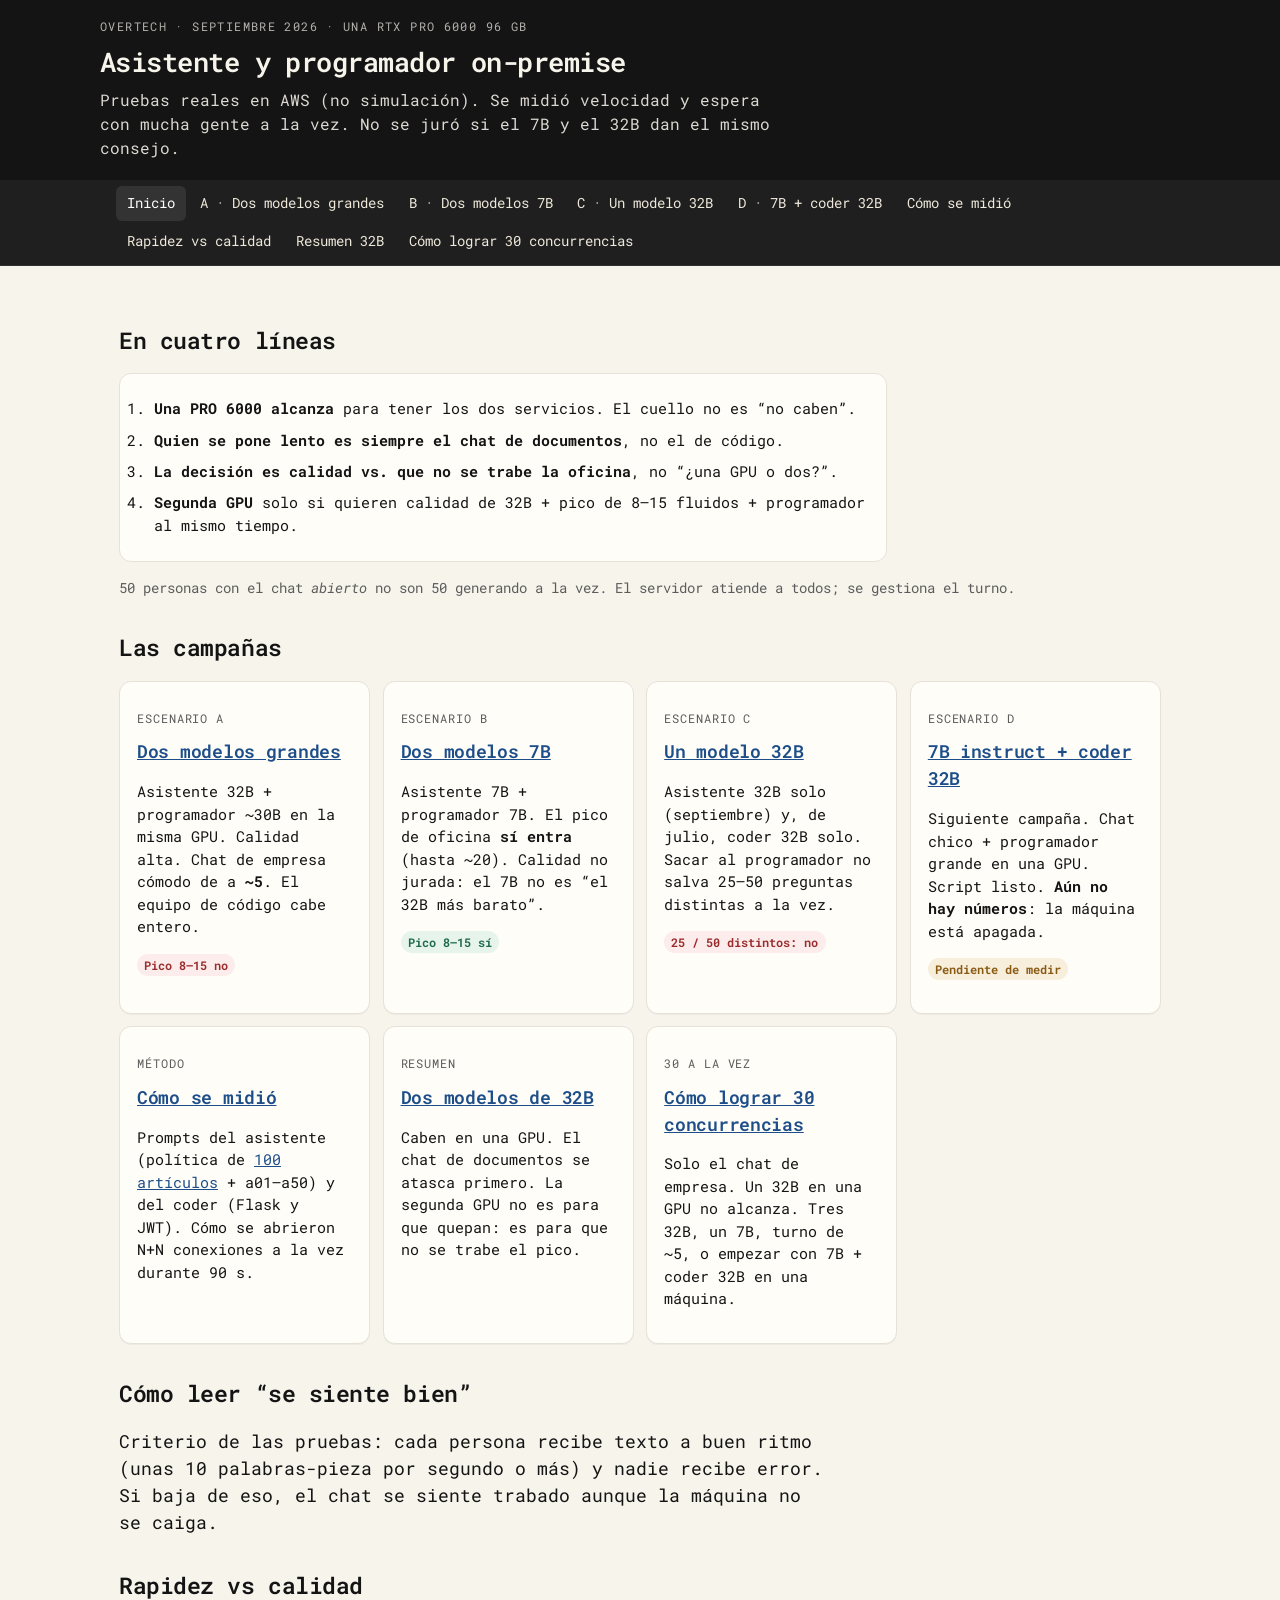
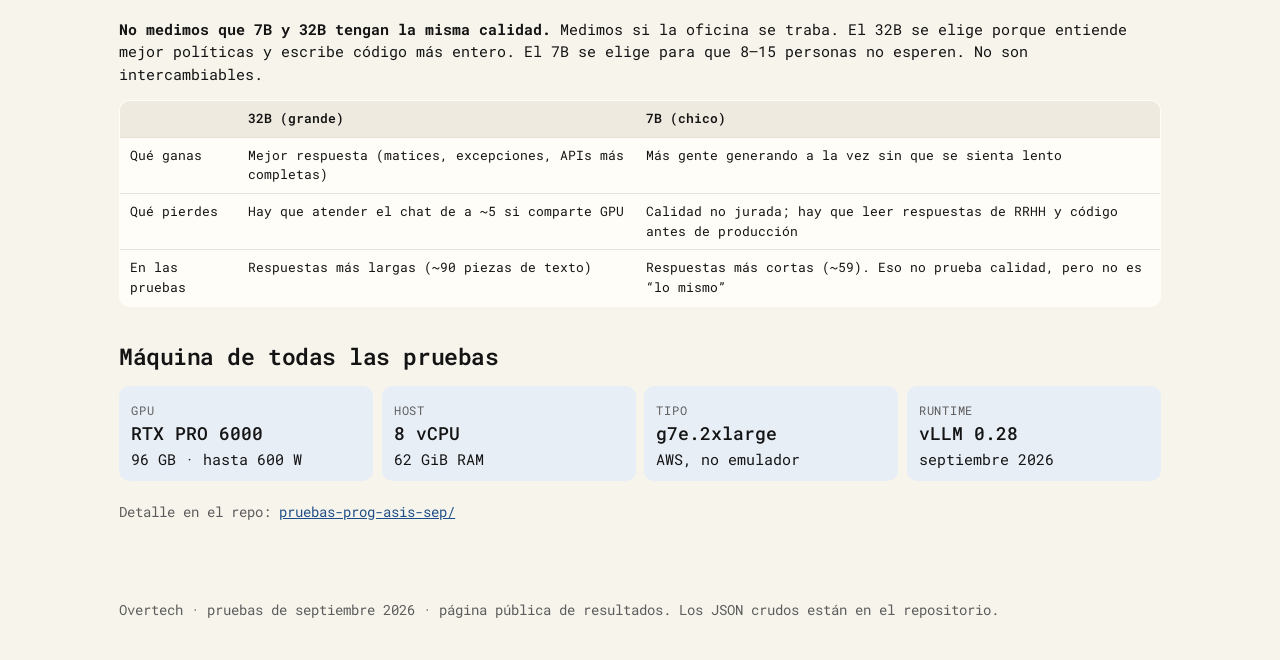
<file: web-resultados/index.html>
<!doctype html>
<html lang="es">
<head>
  <meta charset="utf-8">
  <meta name="viewport" content="width=device-width, initial-scale=1">
  <title>Pruebas on-premise — Overtech IA</title>
  <link rel="preconnect" href="https://fonts.googleapis.com">
  <link rel="preconnect" href="https://fonts.gstatic.com" crossorigin>
  <link rel="stylesheet" href="estilos.css">
</head>
<body>
  <header class="top">
    <div class="wrap">
      <p class="kicker">Overtech · septiembre 2026 · una RTX PRO 6000 96 GB</p>
      <h1>Asistente y programador on-premise</h1>
      <p class="sub">Pruebas reales en AWS (no simulación). Se midió velocidad y espera con mucha gente a la vez. No se juró si el 7B y el 32B dan el mismo consejo.</p>
    </div>
  </header>
  <nav class="bar" aria-label="Secciones">
    <div class="wrap">
      <a class="active" href="index.html">Inicio</a>
      <a href="a-32b.html">A · Dos modelos grandes</a>
      <a href="b-7b.html">B · Dos modelos 7B</a>
      <a href="c-32b-solo.html">C · Un modelo 32B</a>
      <a href="d-7b-32b.html">D · 7B + coder 32B</a>
      <a href="metodo.html">Cómo se midió</a>
      <a href="index.html#calidad">Rapidez vs calidad</a>
      <a href="resumen-32b.html">Resumen 32B</a>
      <a href="30-concurrencias.html">Cómo lograr 30 concurrencias</a>
    </div>
  </nav>
  <main class="wrap">
    <h2>En cuatro líneas</h2>
    <ol class="resumen">
      <li><strong>Una PRO 6000 alcanza</strong> para tener los dos servicios. El cuello no es “no caben”.</li>
      <li><strong>Quien se pone lento es siempre el chat de documentos</strong>, no el de código.</li>
      <li><strong>La decisión es calidad vs. que no se trabe la oficina</strong>, no “¿una GPU o dos?”.</li>
      <li><strong>Segunda GPU</strong> solo si quieren calidad de 32B + pico de 8–15 fluidos + programador al mismo tiempo.</li>
    </ol>
    <p class="small">50 personas con el chat <em>abierto</em> no son 50 generando a la vez. El servidor atiende a todos; se gestiona el turno.</p>

    <h2>Las campañas</h2>
    <div class="cards">
      <article class="card">
        <p class="tag">Escenario A</p>
        <h3><a href="a-32b.html">Dos modelos grandes</a></h3>
        <p>Asistente 32B + programador ~30B en la misma GPU. Calidad alta. Chat de empresa cómodo de a <strong>~5</strong>. El equipo de código cabe entero.</p>
        <p><span class="pill no">Pico 8–15 no</span></p>
      </article>
      <article class="card">
        <p class="tag">Escenario B</p>
        <h3><a href="b-7b.html">Dos modelos 7B</a></h3>
        <p>Asistente 7B + programador 7B. El pico de oficina <strong>sí entra</strong> (hasta ~20). Calidad no jurada: el 7B no es “el 32B más barato”.</p>
        <p><span class="pill ok">Pico 8–15 sí</span></p>
      </article>
      <article class="card">
        <p class="tag">Escenario C</p>
        <h3><a href="c-32b-solo.html">Un modelo 32B</a></h3>
        <p>Asistente 32B solo (septiembre) y, de julio, coder 32B solo. Sacar al programador no salva 25–50 preguntas distintas a la vez.</p>
        <p><span class="pill no">25 / 50 distintos: no</span></p>
      </article>
      <article class="card">
        <p class="tag">Escenario D</p>
        <h3><a href="d-7b-32b.html">7B instruct + coder 32B</a></h3>
        <p>Siguiente campaña. Chat chico + programador grande en una GPU. Script listo. <strong>Aún no hay números</strong>: la máquina está apagada.</p>
        <p><span class="pill warn">Pendiente de medir</span></p>
      </article>
      <article class="card">
        <p class="tag">Método</p>
        <h3><a href="metodo.html">Cómo se midió</a></h3>
        <p>Prompts del asistente (política de <a href="politica.html">100 artículos</a> + a01–a50) y del coder (Flask y JWT). Cómo se abrieron N+N conexiones a la vez durante 90 s.</p>
      </article>
      <article class="card">
        <p class="tag">Resumen</p>
        <h3><a href="resumen-32b.html">Dos modelos de 32B</a></h3>
        <p>Caben en una GPU. El chat de documentos se atasca primero. La segunda GPU no es para que quepan: es para que no se trabe el pico.</p>
      </article>
      <article class="card">
        <p class="tag">30 a la vez</p>
        <h3><a href="30-concurrencias.html">Cómo lograr 30 concurrencias</a></h3>
        <p>Solo el chat de empresa. Un 32B en una GPU no alcanza. Tres 32B, un 7B, turno de ~5, o empezar con 7B + coder 32B en una máquina.</p>
      </article>
    </div>

    <h2>Cómo leer “se siente bien”</h2>
    <p class="lead">Criterio de las pruebas: cada persona recibe texto a buen ritmo (unas 10 palabras-pieza por segundo o más) y nadie recibe error. Si baja de eso, el chat se siente trabado aunque la máquina no se caiga.</p>

    <h2 id="calidad">Rapidez vs calidad</h2>
    <p><strong>No medimos que 7B y 32B tengan la misma calidad.</strong> Medimos si la oficina se traba. El 32B se elige porque entiende mejor políticas y escribe código más entero. El 7B se elige para que 8–15 personas no esperen. No son intercambiables.</p>
    <table>
      <thead>
        <tr><th></th><th>32B (grande)</th><th>7B (chico)</th></tr>
      </thead>
      <tbody>
        <tr>
          <td>Qué ganas</td>
          <td>Mejor respuesta (matices, excepciones, APIs más completas)</td>
          <td>Más gente generando a la vez sin que se sienta lento</td>
        </tr>
        <tr>
          <td>Qué pierdes</td>
          <td>Hay que atender el chat de a ~5 si comparte GPU</td>
          <td>Calidad no jurada; hay que leer respuestas de RRHH y código antes de producción</td>
        </tr>
        <tr>
          <td>En las pruebas</td>
          <td>Respuestas más largas (~90 piezas de texto)</td>
          <td>Respuestas más cortas (~59). Eso no prueba calidad, pero no es “lo mismo”</td>
        </tr>
      </tbody>
    </table>

    <h2>Máquina de todas las pruebas</h2>
    <div class="hw">
      <div><span>GPU</span><b>RTX PRO 6000</b>96 GB · hasta 600 W</div>
      <div><span>Host</span><b>8 vCPU</b>62 GiB RAM</div>
      <div><span>Tipo</span><b>g7e.2xlarge</b>AWS, no emulador</div>
      <div><span>Runtime</span><b>vLLM 0.28</b>septiembre 2026</div>
    </div>
    <p class="small">Detalle en el repo: <a href="https://github.com/shell931/ia-analisis/tree/cursor/pruebas-dos-modelos-coresidentes-g7e-4c0f/pruebas-prog-asis-sep">pruebas-prog-asis-sep/</a></p>
  </main>
  <footer>
    Overtech · pruebas de septiembre 2026 · página pública de resultados. Los JSON crudos están en el repositorio.
  </footer>
</body>
</html>
</file>
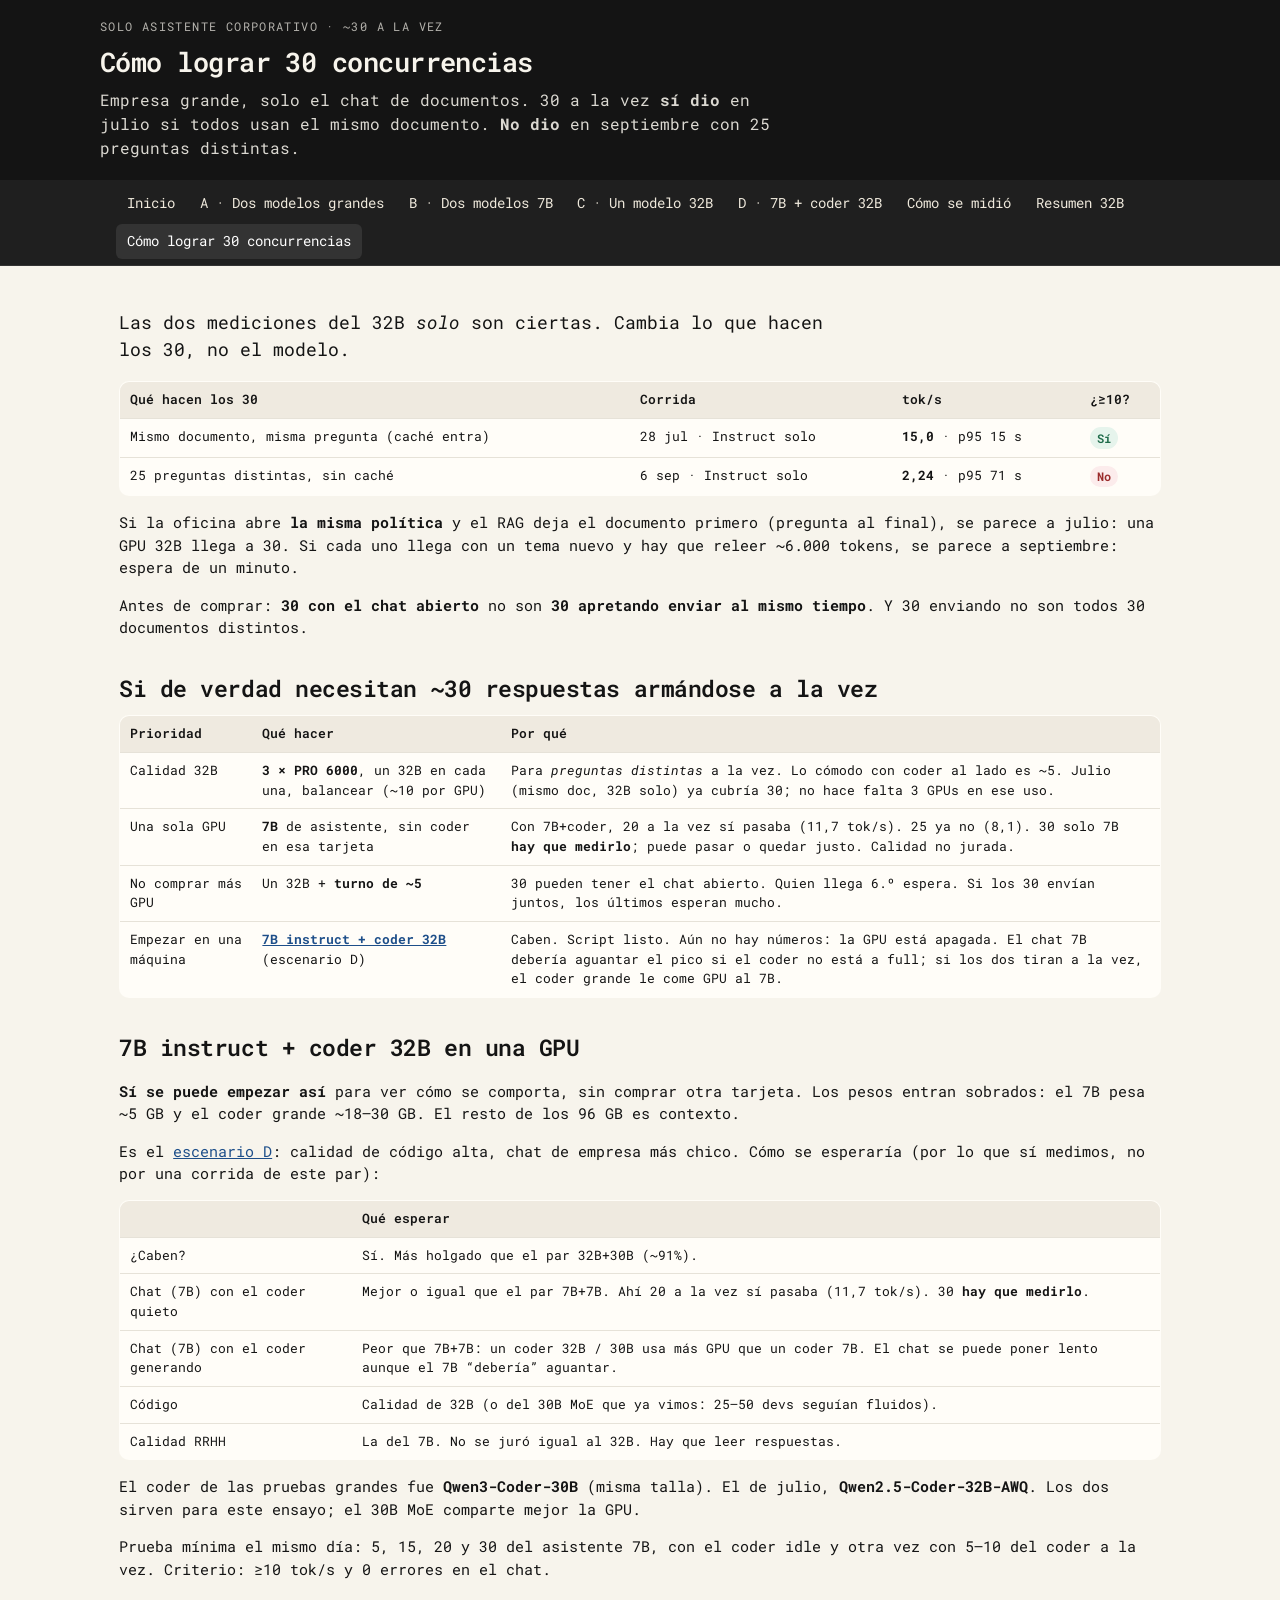
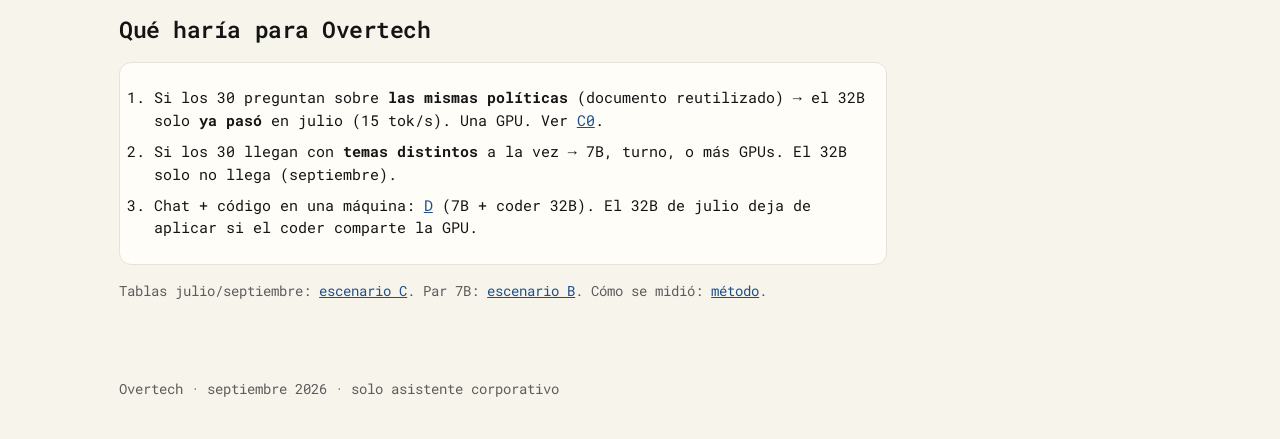
<file: web-resultados/30-concurrencias.html>
<!doctype html>
<html lang="es">
<head>
  <meta charset="utf-8">
  <meta name="viewport" content="width=device-width, initial-scale=1">
  <title>Cómo lograr 30 concurrencias — Overtech IA</title>
  <link rel="preconnect" href="https://fonts.googleapis.com">
  <link rel="preconnect" href="https://fonts.gstatic.com" crossorigin>
  <link rel="stylesheet" href="estilos.css">
</head>
<body>
  <header class="top">
    <div class="wrap">
      <p class="kicker">Solo asistente corporativo · ~30 a la vez</p>
      <h1>Cómo lograr 30 concurrencias</h1>
      <p class="sub">Empresa grande, solo el chat de documentos. 30 a la vez <strong>sí dio</strong> en julio si todos usan el mismo documento. <strong>No dio</strong> en septiembre con 25 preguntas distintas.</p>
    </div>
  </header>
  <nav class="bar" aria-label="Secciones">
    <div class="wrap">
      <a href="index.html">Inicio</a>
      <a href="a-32b.html">A · Dos modelos grandes</a>
      <a href="b-7b.html">B · Dos modelos 7B</a>
      <a href="c-32b-solo.html">C · Un modelo 32B</a>
      <a href="d-7b-32b.html">D · 7B + coder 32B</a>
      <a href="metodo.html">Cómo se midió</a>
      <a href="resumen-32b.html">Resumen 32B</a>
      <a class="active" href="30-concurrencias.html">Cómo lograr 30 concurrencias</a>
    </div>
  </nav>
  <main class="wrap">
    <p class="lead">Las dos mediciones del 32B <em>solo</em> son ciertas. Cambia lo que hacen los 30, no el modelo.</p>
    <table>
      <thead>
        <tr><th>Qué hacen los 30</th><th>Corrida</th><th>tok/s</th><th>¿≥10?</th></tr>
      </thead>
      <tbody>
        <tr>
          <td>Mismo documento, misma pregunta (caché entra)</td>
          <td>28 jul · Instruct solo</td>
          <td><strong>15,0</strong> · p95 15 s</td>
          <td><span class="pill ok">Sí</span></td>
        </tr>
        <tr>
          <td>25 preguntas distintas, sin caché</td>
          <td>6 sep · Instruct solo</td>
          <td><strong>2,24</strong> · p95 71 s</td>
          <td><span class="pill no">No</span></td>
        </tr>
      </tbody>
    </table>
    <p>Si la oficina abre <strong>la misma política</strong> y el RAG deja el documento primero (pregunta al final), se parece a julio: una GPU 32B llega a 30. Si cada uno llega con un tema nuevo y hay que releer ~6.000 tokens, se parece a septiembre: espera de un minuto.</p>
    <p>Antes de comprar: <strong>30 con el chat abierto</strong> no son <strong>30 apretando enviar al mismo tiempo</strong>. Y 30 enviando no son todos 30 documentos distintos.</p>

    <h2>Si de verdad necesitan ~30 respuestas armándose a la vez</h2>
    <table>
      <thead>
        <tr>
          <th>Prioridad</th>
          <th>Qué hacer</th>
          <th>Por qué</th>
        </tr>
      </thead>
      <tbody>
        <tr>
          <td>Calidad 32B</td>
          <td><strong>3 × PRO 6000</strong>, un 32B en cada una, balancear (~10 por GPU)</td>
          <td>Para <em>preguntas distintas</em> a la vez. Lo cómodo con coder al lado es ~5. Julio (mismo doc, 32B solo) ya cubría 30; no hace falta 3 GPUs en ese uso.</td>
        </tr>
        <tr>
          <td>Una sola GPU</td>
          <td><strong>7B</strong> de asistente, sin coder en esa tarjeta</td>
          <td>Con 7B+coder, 20 a la vez sí pasaba (11,7 tok/s). 25 ya no (8,1). 30 solo 7B <strong>hay que medirlo</strong>; puede pasar o quedar justo. Calidad no jurada.</td>
        </tr>
        <tr>
          <td>No comprar más GPU</td>
          <td>Un 32B + <strong>turno de ~5</strong></td>
          <td>30 pueden tener el chat abierto. Quien llega 6.º espera. Si los 30 envían juntos, los últimos esperan mucho.</td>
        </tr>
        <tr>
          <td>Empezar en una máquina</td>
          <td><a href="d-7b-32b.html"><strong>7B instruct + coder 32B</strong></a> (escenario D)</td>
          <td>Caben. Script listo. Aún no hay números: la GPU está apagada. El chat 7B debería aguantar el pico si el coder no está a full; si los dos tiran a la vez, el coder grande le come GPU al 7B.</td>
        </tr>
      </tbody>
    </table>

    <h2>7B instruct + coder 32B en una GPU</h2>
    <p><strong>Sí se puede empezar así</strong> para ver cómo se comporta, sin comprar otra tarjeta. Los pesos entran sobrados: el 7B pesa ~5 GB y el coder grande ~18–30 GB. El resto de los 96 GB es contexto.</p>
    <p>Es el <a href="d-7b-32b.html">escenario D</a>: calidad de código alta, chat de empresa más chico. Cómo se esperaría (por lo que sí medimos, no por una corrida de este par):</p>
    <table>
      <thead>
        <tr><th></th><th>Qué esperar</th></tr>
      </thead>
      <tbody>
        <tr>
          <td>¿Caben?</td>
          <td>Sí. Más holgado que el par 32B+30B (~91%).</td>
        </tr>
        <tr>
          <td>Chat (7B) con el coder quieto</td>
          <td>Mejor o igual que el par 7B+7B. Ahí 20 a la vez sí pasaba (11,7 tok/s). 30 <strong>hay que medirlo</strong>.</td>
        </tr>
        <tr>
          <td>Chat (7B) con el coder generando</td>
          <td>Peor que 7B+7B: un coder 32B / 30B usa más GPU que un coder 7B. El chat se puede poner lento aunque el 7B “debería” aguantar.</td>
        </tr>
        <tr>
          <td>Código</td>
          <td>Calidad de 32B (o del 30B MoE que ya vimos: 25–50 devs seguían fluidos).</td>
        </tr>
        <tr>
          <td>Calidad RRHH</td>
          <td>La del 7B. No se juró igual al 32B. Hay que leer respuestas.</td>
        </tr>
      </tbody>
    </table>
    <p>El coder de las pruebas grandes fue <strong>Qwen3-Coder-30B</strong> (misma talla). El de julio, <strong>Qwen2.5-Coder-32B-AWQ</strong>. Los dos sirven para este ensayo; el 30B MoE comparte mejor la GPU.</p>
    <p>Prueba mínima el mismo día: 5, 15, 20 y 30 del asistente 7B, con el coder idle y otra vez con 5–10 del coder a la vez. Criterio: ≥10 tok/s y 0 errores en el chat.</p>

    <h2>Qué haría para Overtech</h2>
    <ol class="resumen">
      <li>Si los 30 preguntan sobre <strong>las mismas políticas</strong> (documento reutilizado) → el 32B solo <strong>ya pasó</strong> en julio (15 tok/s). Una GPU. Ver <a href="c-32b-solo.html">C0</a>.</li>
      <li>Si los 30 llegan con <strong>temas distintos</strong> a la vez → 7B, turno, o más GPUs. El 32B solo no llega (septiembre).</li>
      <li>Chat + código en una máquina: <a href="d-7b-32b.html">D</a> (7B + coder 32B). El 32B de julio deja de aplicar si el coder comparte la GPU.</li>
    </ol>
    <p class="small">Tablas julio/septiembre: <a href="c-32b-solo.html">escenario C</a>. Par 7B: <a href="b-7b.html">escenario B</a>. Cómo se midió: <a href="metodo.html">método</a>.</p>
  </main>
  <footer>Overtech · septiembre 2026 · solo asistente corporativo</footer>
</body>
</html>
</file>
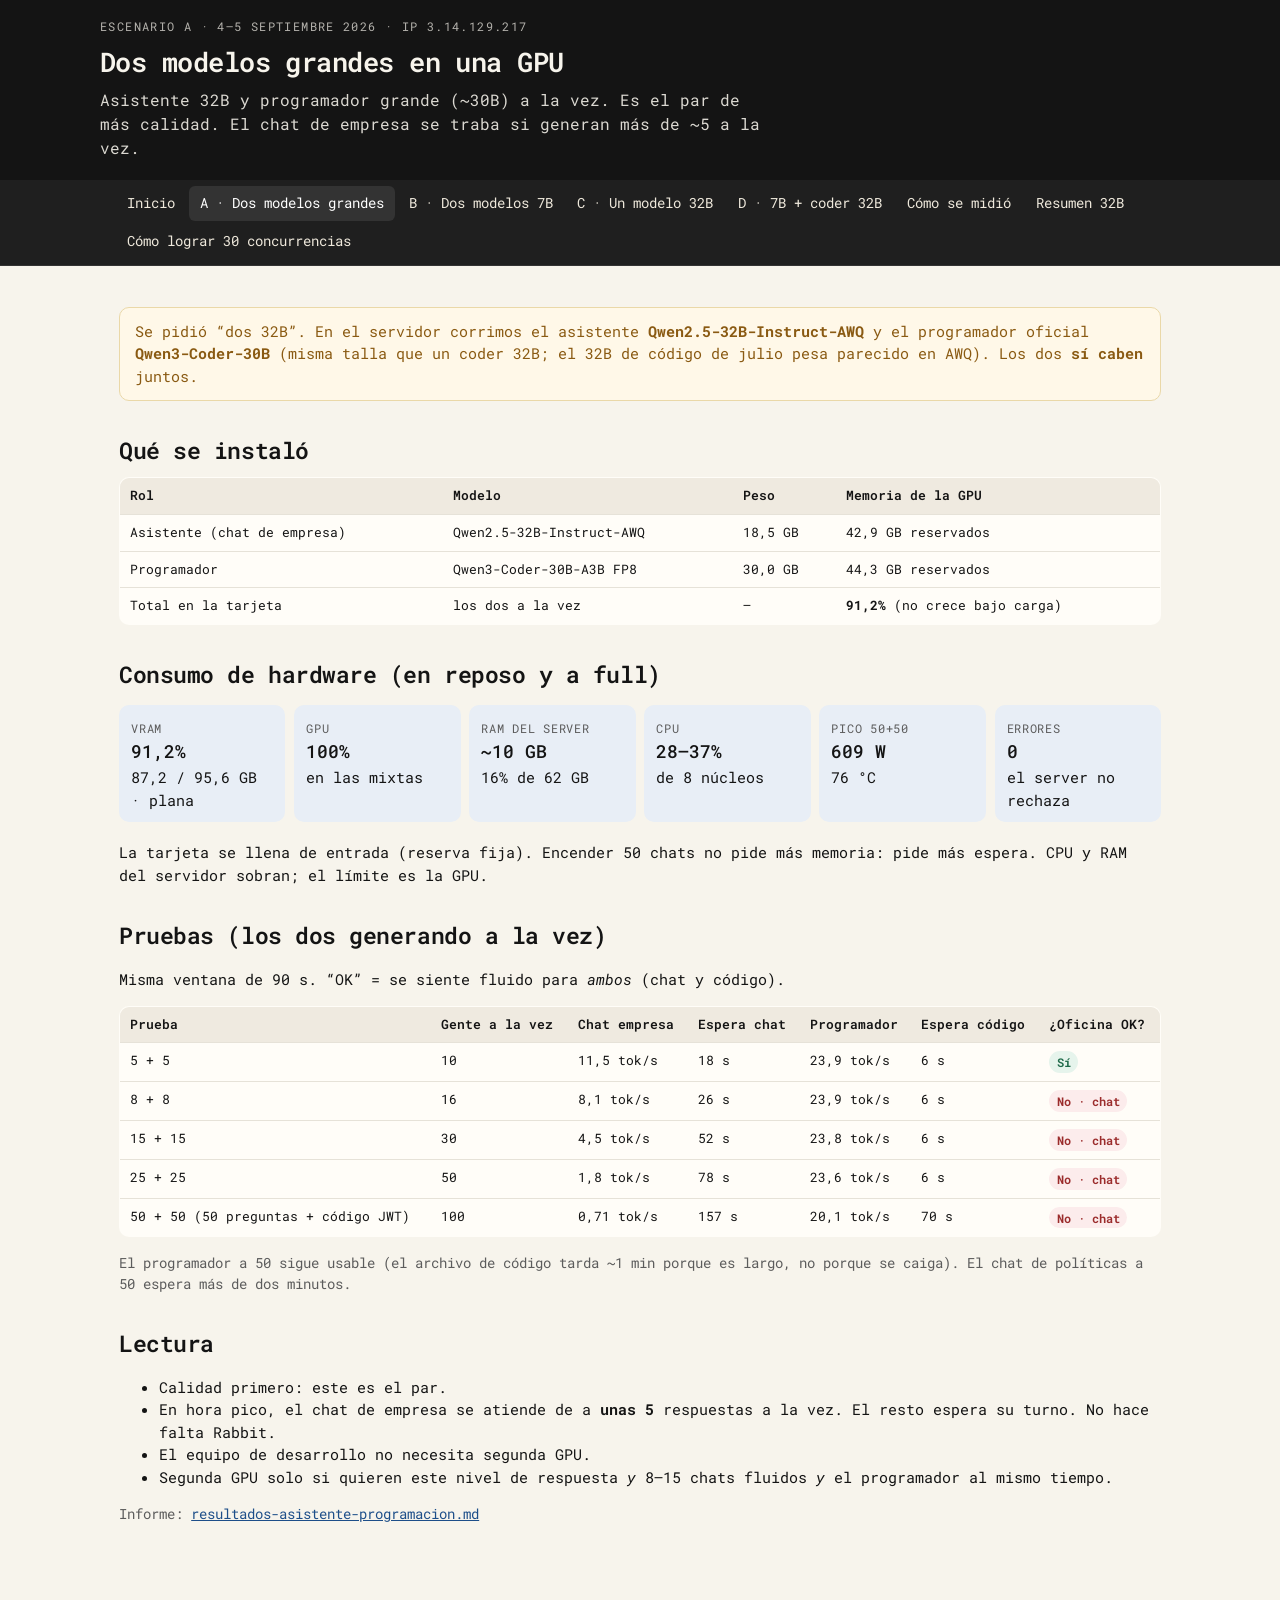
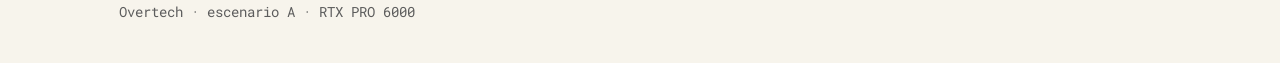
<file: web-resultados/a-32b.html>
<!doctype html>
<html lang="es">
<head>
  <meta charset="utf-8">
  <meta name="viewport" content="width=device-width, initial-scale=1">
  <title>A · Dos modelos grandes — Overtech IA</title>
  <link rel="preconnect" href="https://fonts.googleapis.com">
  <link rel="preconnect" href="https://fonts.gstatic.com" crossorigin>
  <link rel="stylesheet" href="estilos.css">
</head>
<body>
  <header class="top">
    <div class="wrap">
      <p class="kicker">Escenario A · 4–5 septiembre 2026 · IP 3.14.129.217</p>
      <h1>Dos modelos grandes en una GPU</h1>
      <p class="sub">Asistente 32B y programador grande (~30B) a la vez. Es el par de más calidad. El chat de empresa se traba si generan más de ~5 a la vez.</p>
    </div>
  </header>
  <nav class="bar">
    <div class="wrap">
      <a href="index.html">Inicio</a>
      <a class="active" href="a-32b.html">A · Dos modelos grandes</a>
      <a href="b-7b.html">B · Dos modelos 7B</a>
      <a href="c-32b-solo.html">C · Un modelo 32B</a>
      <a href="d-7b-32b.html">D · 7B + coder 32B</a>
      <a href="metodo.html">Cómo se midió</a>
      <a href="resumen-32b.html">Resumen 32B</a>
      <a href="30-concurrencias.html">Cómo lograr 30 concurrencias</a>
    </div>
  </nav>
  <main class="wrap">
    <p class="note">Se pidió “dos 32B”. En el servidor corrimos el asistente <strong>Qwen2.5-32B-Instruct-AWQ</strong> y el programador oficial <strong>Qwen3-Coder-30B</strong> (misma talla que un coder 32B; el 32B de código de julio pesa parecido en AWQ). Los dos <strong>sí caben</strong> juntos.</p>

    <h2>Qué se instaló</h2>
    <table>
      <thead><tr><th>Rol</th><th>Modelo</th><th>Peso</th><th>Memoria de la GPU</th></tr></thead>
      <tbody>
        <tr><td>Asistente (chat de empresa)</td><td>Qwen2.5-32B-Instruct-AWQ</td><td>18,5 GB</td><td>42,9 GB reservados</td></tr>
        <tr><td>Programador</td><td>Qwen3-Coder-30B-A3B FP8</td><td>30,0 GB</td><td>44,3 GB reservados</td></tr>
        <tr><td>Total en la tarjeta</td><td>los dos a la vez</td><td>—</td><td><strong>91,2%</strong> (no crece bajo carga)</td></tr>
      </tbody>
    </table>

    <h2>Consumo de hardware (en reposo y a full)</h2>
    <div class="hw">
      <div><span>VRAM</span><b>91,2%</b>87,2 / 95,6 GB · plana</div>
      <div><span>GPU</span><b>100%</b>en las mixtas</div>
      <div><span>RAM del server</span><b>~10 GB</b>16% de 62 GB</div>
      <div><span>CPU</span><b>28–37%</b>de 8 núcleos</div>
      <div><span>Pico 50+50</span><b>609 W</b>76 °C</div>
      <div><span>Errores</span><b>0</b>el server no rechaza</div>
    </div>
    <p>La tarjeta se llena de entrada (reserva fija). Encender 50 chats no pide más memoria: pide más espera. CPU y RAM del servidor sobran; el límite es la GPU.</p>

    <h2>Pruebas (los dos generando a la vez)</h2>
    <p>Misma ventana de 90 s. “OK” = se siente fluido para <em>ambos</em> (chat y código).</p>
    <table>
      <thead>
        <tr>
          <th>Prueba</th>
          <th>Gente a la vez</th>
          <th>Chat empresa</th>
          <th>Espera chat</th>
          <th>Programador</th>
          <th>Espera código</th>
          <th>¿Oficina OK?</th>
        </tr>
      </thead>
      <tbody>
        <tr>
          <td>5 + 5</td><td>10</td>
          <td>11,5 tok/s</td><td>18 s</td>
          <td>23,9 tok/s</td><td>6 s</td>
          <td><span class="pill ok">Sí</span></td>
        </tr>
        <tr>
          <td>8 + 8</td><td>16</td>
          <td>8,1 tok/s</td><td>26 s</td>
          <td>23,9 tok/s</td><td>6 s</td>
          <td><span class="pill no">No · chat</span></td>
        </tr>
        <tr>
          <td>15 + 15</td><td>30</td>
          <td>4,5 tok/s</td><td>52 s</td>
          <td>23,8 tok/s</td><td>6 s</td>
          <td><span class="pill no">No · chat</span></td>
        </tr>
        <tr>
          <td>25 + 25</td><td>50</td>
          <td>1,8 tok/s</td><td>78 s</td>
          <td>23,6 tok/s</td><td>6 s</td>
          <td><span class="pill no">No · chat</span></td>
        </tr>
        <tr>
          <td>50 + 50 (50 preguntas + código JWT)</td><td>100</td>
          <td>0,71 tok/s</td><td>157 s</td>
          <td>20,1 tok/s</td><td>70 s</td>
          <td><span class="pill no">No · chat</span></td>
        </tr>
      </tbody>
    </table>
    <p class="small">El programador a 50 sigue usable (el archivo de código tarda ~1 min porque es largo, no porque se caiga). El chat de políticas a 50 espera más de dos minutos.</p>

    <h2>Lectura</h2>
    <ul>
      <li>Calidad primero: este es el par.</li>
      <li>En hora pico, el chat de empresa se atiende de a <strong>unas 5</strong> respuestas a la vez. El resto espera su turno. No hace falta Rabbit.</li>
      <li>El equipo de desarrollo no necesita segunda GPU.</li>
      <li>Segunda GPU solo si quieren este nivel de respuesta <em>y</em> 8–15 chats fluidos <em>y</em> el programador al mismo tiempo.</li>
    </ul>
    <p class="small">Informe: <a href="https://github.com/shell931/ia-analisis/blob/cursor/pruebas-dos-modelos-coresidentes-g7e-4c0f/pruebas-prog-asis-sep/resultados-asistente-programacion.md">resultados-asistente-programacion.md</a></p>
  </main>
  <footer>Overtech · escenario A · RTX PRO 6000</footer>
</body>
</html>
</file>
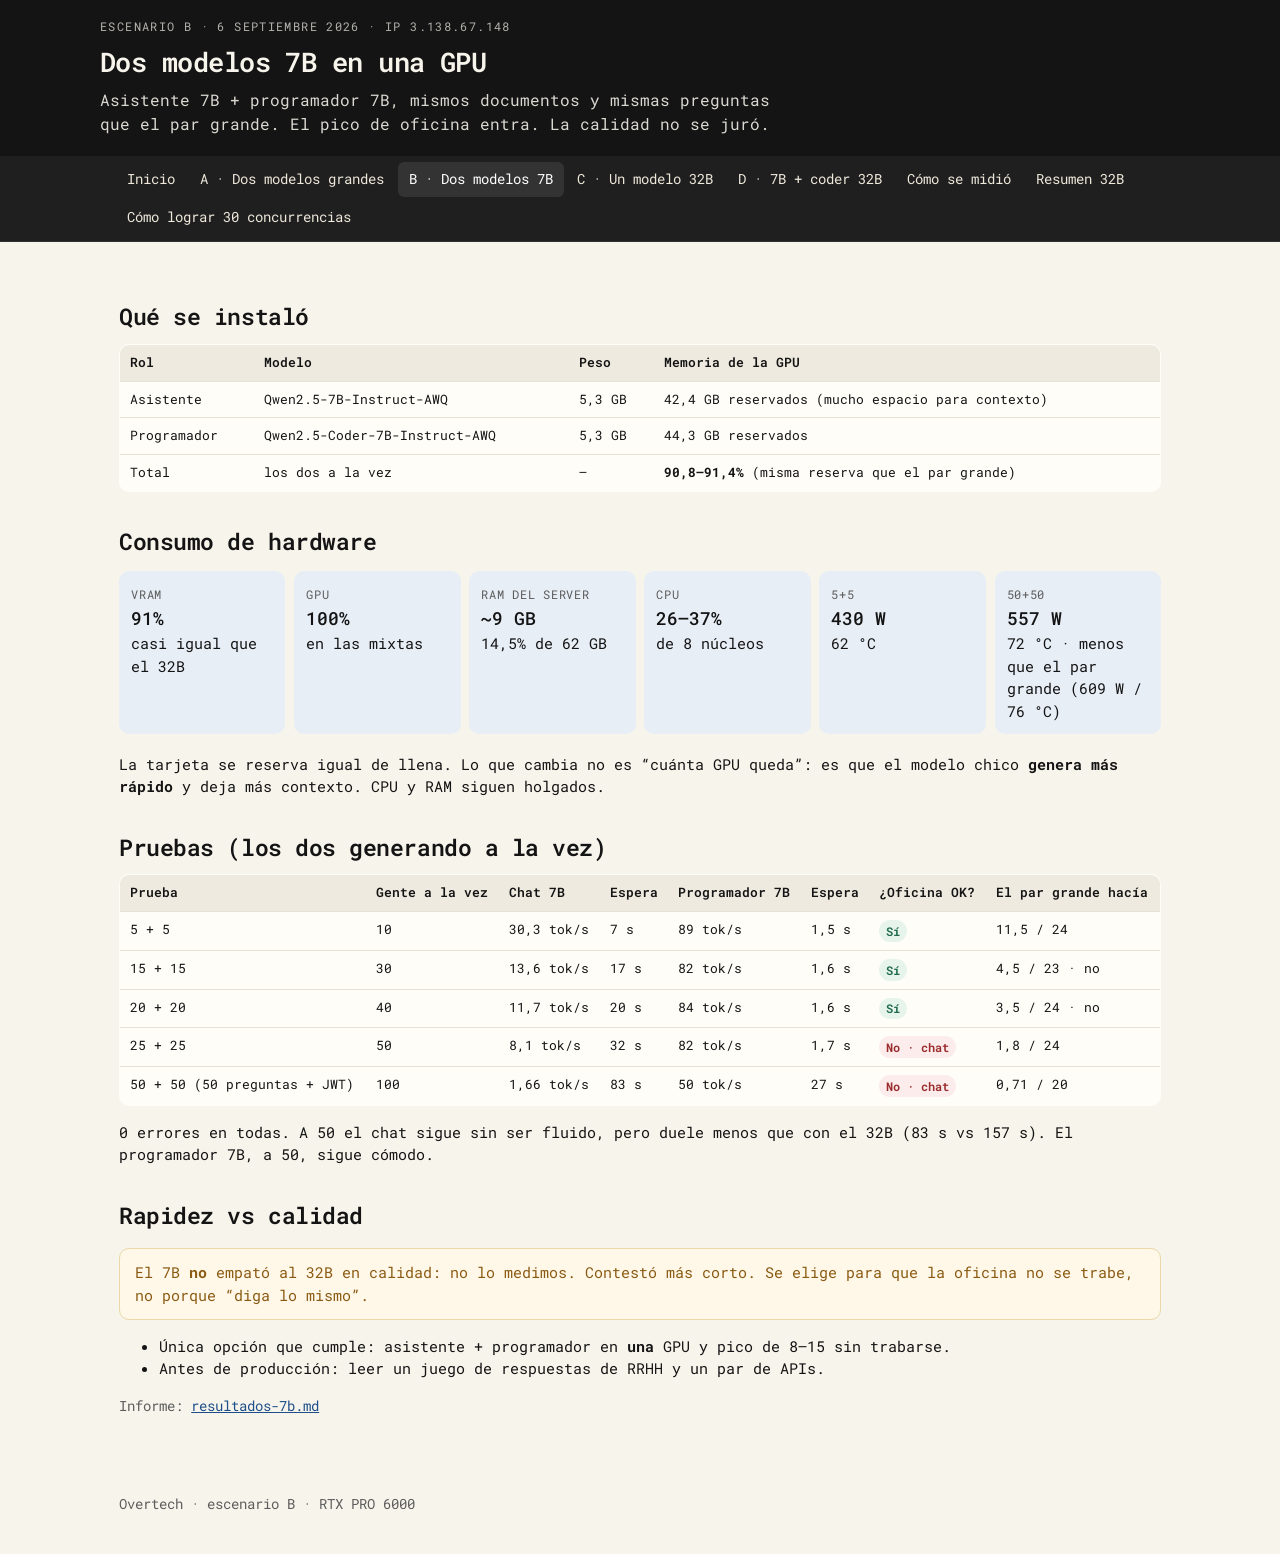
<file: web-resultados/b-7b.html>
<!doctype html>
<html lang="es">
<head>
  <meta charset="utf-8">
  <meta name="viewport" content="width=device-width, initial-scale=1">
  <title>B · Dos modelos 7B — Overtech IA</title>
  <link rel="preconnect" href="https://fonts.googleapis.com">
  <link rel="preconnect" href="https://fonts.gstatic.com" crossorigin>
  <link rel="stylesheet" href="estilos.css">
</head>
<body>
  <header class="top">
    <div class="wrap">
      <p class="kicker">Escenario B · 6 septiembre 2026 · IP 3.138.67.148</p>
      <h1>Dos modelos 7B en una GPU</h1>
      <p class="sub">Asistente 7B + programador 7B, mismos documentos y mismas preguntas que el par grande. El pico de oficina entra. La calidad no se juró.</p>
    </div>
  </header>
  <nav class="bar">
    <div class="wrap">
      <a href="index.html">Inicio</a>
      <a href="a-32b.html">A · Dos modelos grandes</a>
      <a class="active" href="b-7b.html">B · Dos modelos 7B</a>
      <a href="c-32b-solo.html">C · Un modelo 32B</a>
      <a href="d-7b-32b.html">D · 7B + coder 32B</a>
      <a href="metodo.html">Cómo se midió</a>
      <a href="resumen-32b.html">Resumen 32B</a>
      <a href="30-concurrencias.html">Cómo lograr 30 concurrencias</a>
    </div>
  </nav>
  <main class="wrap">
    <h2>Qué se instaló</h2>
    <table>
      <thead><tr><th>Rol</th><th>Modelo</th><th>Peso</th><th>Memoria de la GPU</th></tr></thead>
      <tbody>
        <tr><td>Asistente</td><td>Qwen2.5-7B-Instruct-AWQ</td><td>5,3 GB</td><td>42,4 GB reservados (mucho espacio para contexto)</td></tr>
        <tr><td>Programador</td><td>Qwen2.5-Coder-7B-Instruct-AWQ</td><td>5,3 GB</td><td>44,3 GB reservados</td></tr>
        <tr><td>Total</td><td>los dos a la vez</td><td>—</td><td><strong>90,8–91,4%</strong> (misma reserva que el par grande)</td></tr>
      </tbody>
    </table>

    <h2>Consumo de hardware</h2>
    <div class="hw">
      <div><span>VRAM</span><b>91%</b>casi igual que el 32B</div>
      <div><span>GPU</span><b>100%</b>en las mixtas</div>
      <div><span>RAM del server</span><b>~9 GB</b>14,5% de 62 GB</div>
      <div><span>CPU</span><b>26–37%</b>de 8 núcleos</div>
      <div><span>5+5</span><b>430 W</b>62 °C</div>
      <div><span>50+50</span><b>557 W</b>72 °C · menos que el par grande (609 W / 76 °C)</div>
    </div>
    <p>La tarjeta se reserva igual de llena. Lo que cambia no es “cuánta GPU queda”: es que el modelo chico <strong>genera más rápido</strong> y deja más contexto. CPU y RAM siguen holgados.</p>

    <h2>Pruebas (los dos generando a la vez)</h2>
    <table>
      <thead>
        <tr>
          <th>Prueba</th>
          <th>Gente a la vez</th>
          <th>Chat 7B</th>
          <th>Espera</th>
          <th>Programador 7B</th>
          <th>Espera</th>
          <th>¿Oficina OK?</th>
          <th>El par grande hacía</th>
        </tr>
      </thead>
      <tbody>
        <tr>
          <td>5 + 5</td><td>10</td>
          <td>30,3 tok/s</td><td>7 s</td>
          <td>89 tok/s</td><td>1,5 s</td>
          <td><span class="pill ok">Sí</span></td>
          <td>11,5 / 24</td>
        </tr>
        <tr>
          <td>15 + 15</td><td>30</td>
          <td>13,6 tok/s</td><td>17 s</td>
          <td>82 tok/s</td><td>1,6 s</td>
          <td><span class="pill ok">Sí</span></td>
          <td>4,5 / 23 · no</td>
        </tr>
        <tr>
          <td>20 + 20</td><td>40</td>
          <td>11,7 tok/s</td><td>20 s</td>
          <td>84 tok/s</td><td>1,6 s</td>
          <td><span class="pill ok">Sí</span></td>
          <td>3,5 / 24 · no</td>
        </tr>
        <tr>
          <td>25 + 25</td><td>50</td>
          <td>8,1 tok/s</td><td>32 s</td>
          <td>82 tok/s</td><td>1,7 s</td>
          <td><span class="pill no">No · chat</span></td>
          <td>1,8 / 24</td>
        </tr>
        <tr>
          <td>50 + 50 (50 preguntas + JWT)</td><td>100</td>
          <td>1,66 tok/s</td><td>83 s</td>
          <td>50 tok/s</td><td>27 s</td>
          <td><span class="pill no">No · chat</span></td>
          <td>0,71 / 20</td>
        </tr>
      </tbody>
    </table>
    <p>0 errores en todas. A 50 el chat sigue sin ser fluido, pero duele menos que con el 32B (83 s vs 157 s). El programador 7B, a 50, sigue cómodo.</p>

    <h2>Rapidez vs calidad</h2>
    <p class="note">El 7B <strong>no</strong> empató al 32B en calidad: no lo medimos. Contestó más corto. Se elige para que la oficina no se trabe, no porque “diga lo mismo”.</p>
    <ul>
      <li>Única opción que cumple: asistente + programador en <strong>una</strong> GPU y pico de 8–15 sin trabarse.</li>
      <li>Antes de producción: leer un juego de respuestas de RRHH y un par de APIs.</li>
    </ul>
    <p class="small">Informe: <a href="https://github.com/shell931/ia-analisis/blob/cursor/pruebas-dos-modelos-coresidentes-g7e-4c0f/pruebas-prog-asis-sep/resultados-7b.md">resultados-7b.md</a></p>
  </main>
  <footer>Overtech · escenario B · RTX PRO 6000</footer>
</body>
</html>
</file>
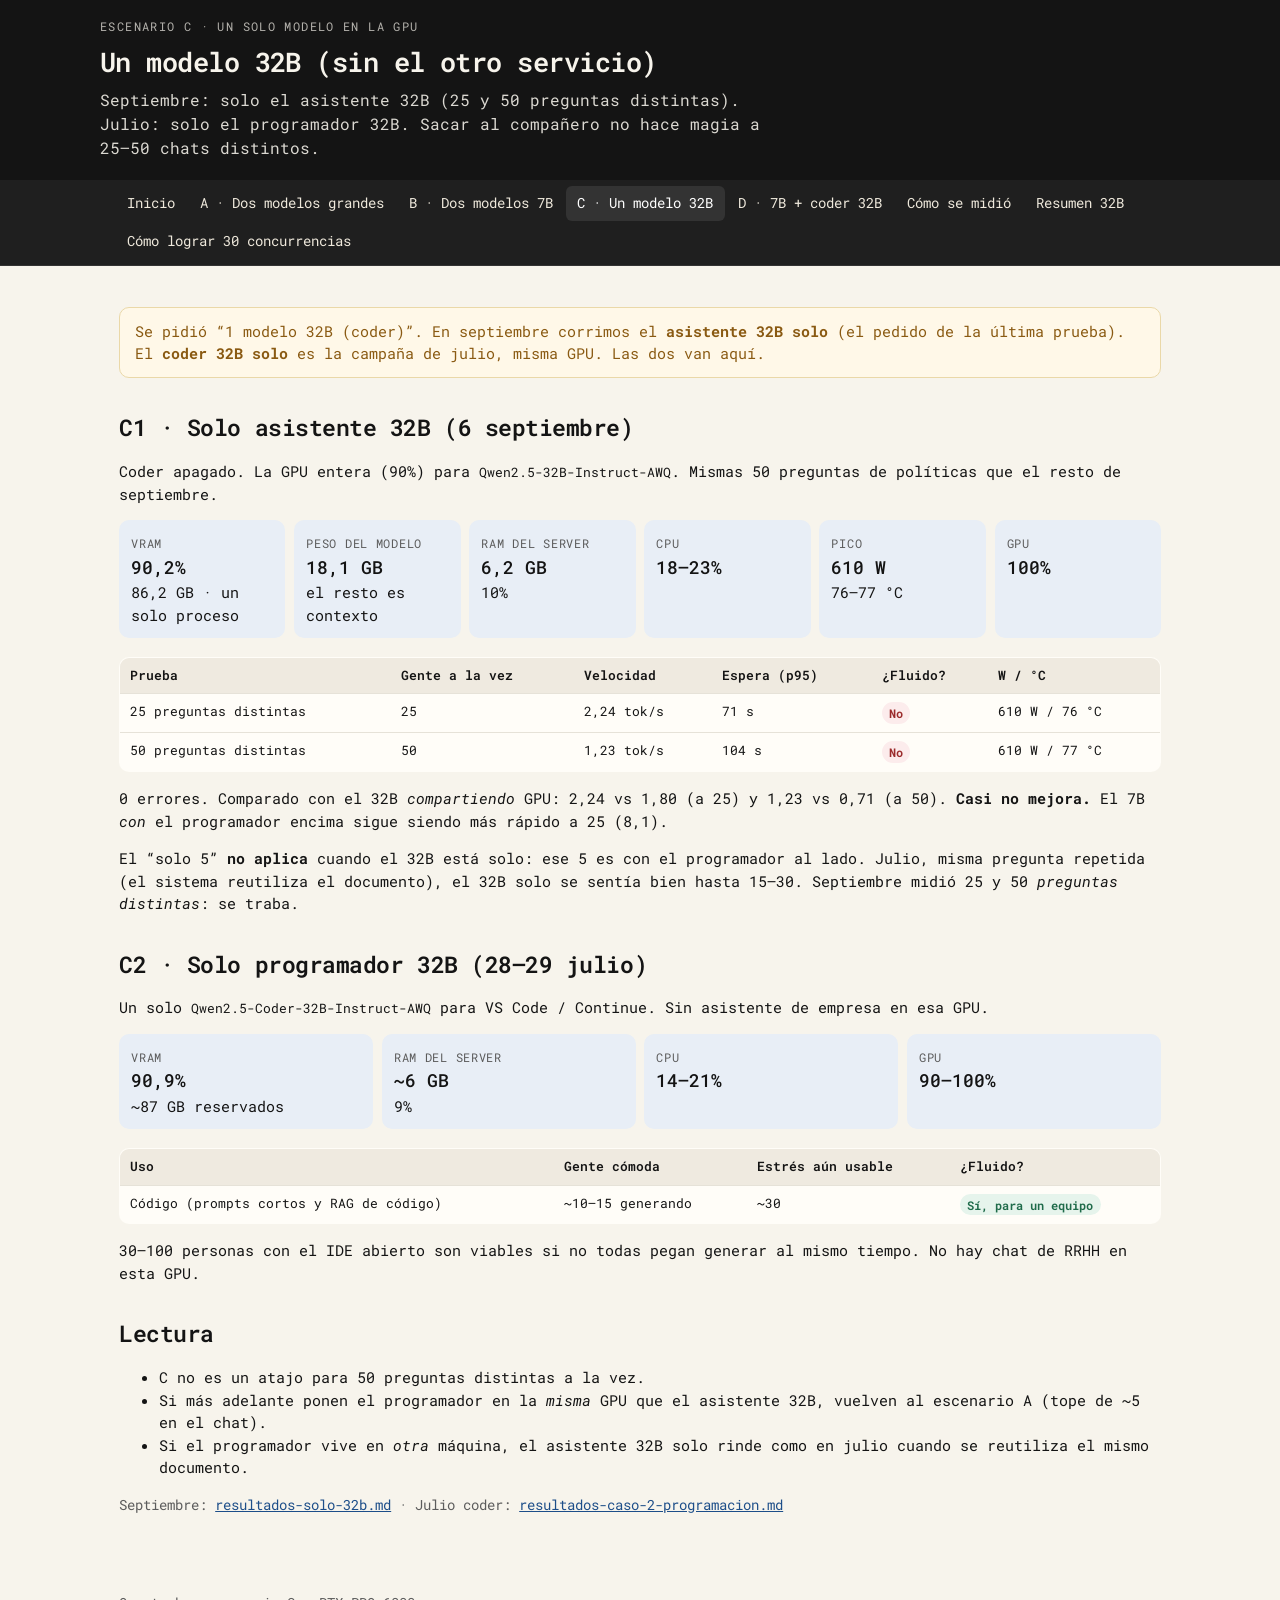
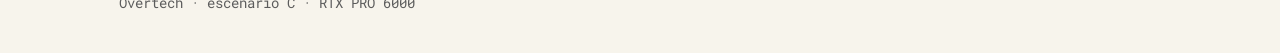
<file: web-resultados/c-32b-solo.html>
<!doctype html>
<html lang="es">
<head>
  <meta charset="utf-8">
  <meta name="viewport" content="width=device-width, initial-scale=1">
  <title>C · Un modelo 32B — Overtech IA</title>
  <link rel="preconnect" href="https://fonts.googleapis.com">
  <link rel="preconnect" href="https://fonts.gstatic.com" crossorigin>
  <link rel="stylesheet" href="estilos.css">
</head>
<body>
  <header class="top">
    <div class="wrap">
      <p class="kicker">Escenario C · un solo modelo en la GPU</p>
      <h1>Un modelo 32B (sin el otro servicio)</h1>
      <p class="sub">Septiembre: solo el asistente 32B (25 y 50 preguntas distintas). Julio: solo el programador 32B. Sacar al compañero no hace magia a 25–50 chats distintos.</p>
    </div>
  </header>
  <nav class="bar">
    <div class="wrap">
      <a href="index.html">Inicio</a>
      <a href="a-32b.html">A · Dos modelos grandes</a>
      <a href="b-7b.html">B · Dos modelos 7B</a>
      <a class="active" href="c-32b-solo.html">C · Un modelo 32B</a>
      <a href="d-7b-32b.html">D · 7B + coder 32B</a>
      <a href="metodo.html">Cómo se midió</a>
      <a href="resumen-32b.html">Resumen 32B</a>
      <a href="30-concurrencias.html">Cómo lograr 30 concurrencias</a>
    </div>
  </nav>
  <main class="wrap">
    <p class="note">Se pidió “1 modelo 32B (coder)”. En septiembre corrimos el <strong>asistente 32B solo</strong> (el pedido de la última prueba). El <strong>coder 32B solo</strong> es la campaña de julio, misma GPU. Las dos van aquí.</p>

    <h2>C1 · Solo asistente 32B (6 septiembre)</h2>
    <p>Coder apagado. La GPU entera (90%) para <code>Qwen2.5-32B-Instruct-AWQ</code>. Mismas 50 preguntas de políticas que el resto de septiembre.</p>
    <div class="hw">
      <div><span>VRAM</span><b>90,2%</b>86,2 GB · un solo proceso</div>
      <div><span>Peso del modelo</span><b>18,1 GB</b>el resto es contexto</div>
      <div><span>RAM del server</span><b>6,2 GB</b>10%</div>
      <div><span>CPU</span><b>18–23%</b></div>
      <div><span>Pico</span><b>610 W</b>76–77 °C</div>
      <div><span>GPU</span><b>100%</b></div>
    </div>
    <table>
      <thead>
        <tr><th>Prueba</th><th>Gente a la vez</th><th>Velocidad</th><th>Espera (p95)</th><th>¿Fluido?</th><th>W / °C</th></tr>
      </thead>
      <tbody>
        <tr>
          <td>25 preguntas distintas</td><td>25</td>
          <td>2,24 tok/s</td><td>71 s</td>
          <td><span class="pill no">No</span></td>
          <td>610 W / 76 °C</td>
        </tr>
        <tr>
          <td>50 preguntas distintas</td><td>50</td>
          <td>1,23 tok/s</td><td>104 s</td>
          <td><span class="pill no">No</span></td>
          <td>610 W / 77 °C</td>
        </tr>
      </tbody>
    </table>
    <p>0 errores. Comparado con el 32B <em>compartiendo</em> GPU: 2,24 vs 1,80 (a 25) y 1,23 vs 0,71 (a 50). <strong>Casi no mejora.</strong> El 7B <em>con</em> el programador encima sigue siendo más rápido a 25 (8,1).</p>
    <p>El “solo 5” <strong>no aplica</strong> cuando el 32B está solo: ese 5 es con el programador al lado. Julio, misma pregunta repetida (el sistema reutiliza el documento), el 32B solo se sentía bien hasta 15–30. Septiembre midió 25 y 50 <em>preguntas distintas</em>: se traba.</p>

    <h2>C2 · Solo programador 32B (28–29 julio)</h2>
    <p>Un solo <code>Qwen2.5-Coder-32B-Instruct-AWQ</code> para VS Code / Continue. Sin asistente de empresa en esa GPU.</p>
    <div class="hw">
      <div><span>VRAM</span><b>90,9%</b>~87 GB reservados</div>
      <div><span>RAM del server</span><b>~6 GB</b>9%</div>
      <div><span>CPU</span><b>14–21%</b></div>
      <div><span>GPU</span><b>90–100%</b></div>
    </div>
    <table>
      <thead>
        <tr><th>Uso</th><th>Gente cómoda</th><th>Estrés aún usable</th><th>¿Fluido?</th></tr>
      </thead>
      <tbody>
        <tr>
          <td>Código (prompts cortos y RAG de código)</td>
          <td>~10–15 generando</td>
          <td>~30</td>
          <td><span class="pill ok">Sí, para un equipo</span></td>
        </tr>
      </tbody>
    </table>
    <p>30–100 personas con el IDE abierto son viables si no todas pegan generar al mismo tiempo. No hay chat de RRHH en esta GPU.</p>

    <h2>Lectura</h2>
    <ul>
      <li>C no es un atajo para 50 preguntas distintas a la vez.</li>
      <li>Si más adelante ponen el programador en la <em>misma</em> GPU que el asistente 32B, vuelven al escenario A (tope de ~5 en el chat).</li>
      <li>Si el programador vive en <em>otra</em> máquina, el asistente 32B solo rinde como en julio cuando se reutiliza el mismo documento.</li>
    </ul>
    <p class="small">Septiembre: <a href="https://github.com/shell931/ia-analisis/blob/cursor/pruebas-dos-modelos-coresidentes-g7e-4c0f/pruebas-prog-asis-sep/resultados-solo-32b.md">resultados-solo-32b.md</a> · Julio coder: <a href="https://github.com/shell931/ia-analisis/blob/cursor/pruebas-dos-modelos-coresidentes-g7e-4c0f/resultados-caso-2-programacion.md">resultados-caso-2-programacion.md</a></p>
  </main>
  <footer>Overtech · escenario C · RTX PRO 6000</footer>
</body>
</html>
</file>
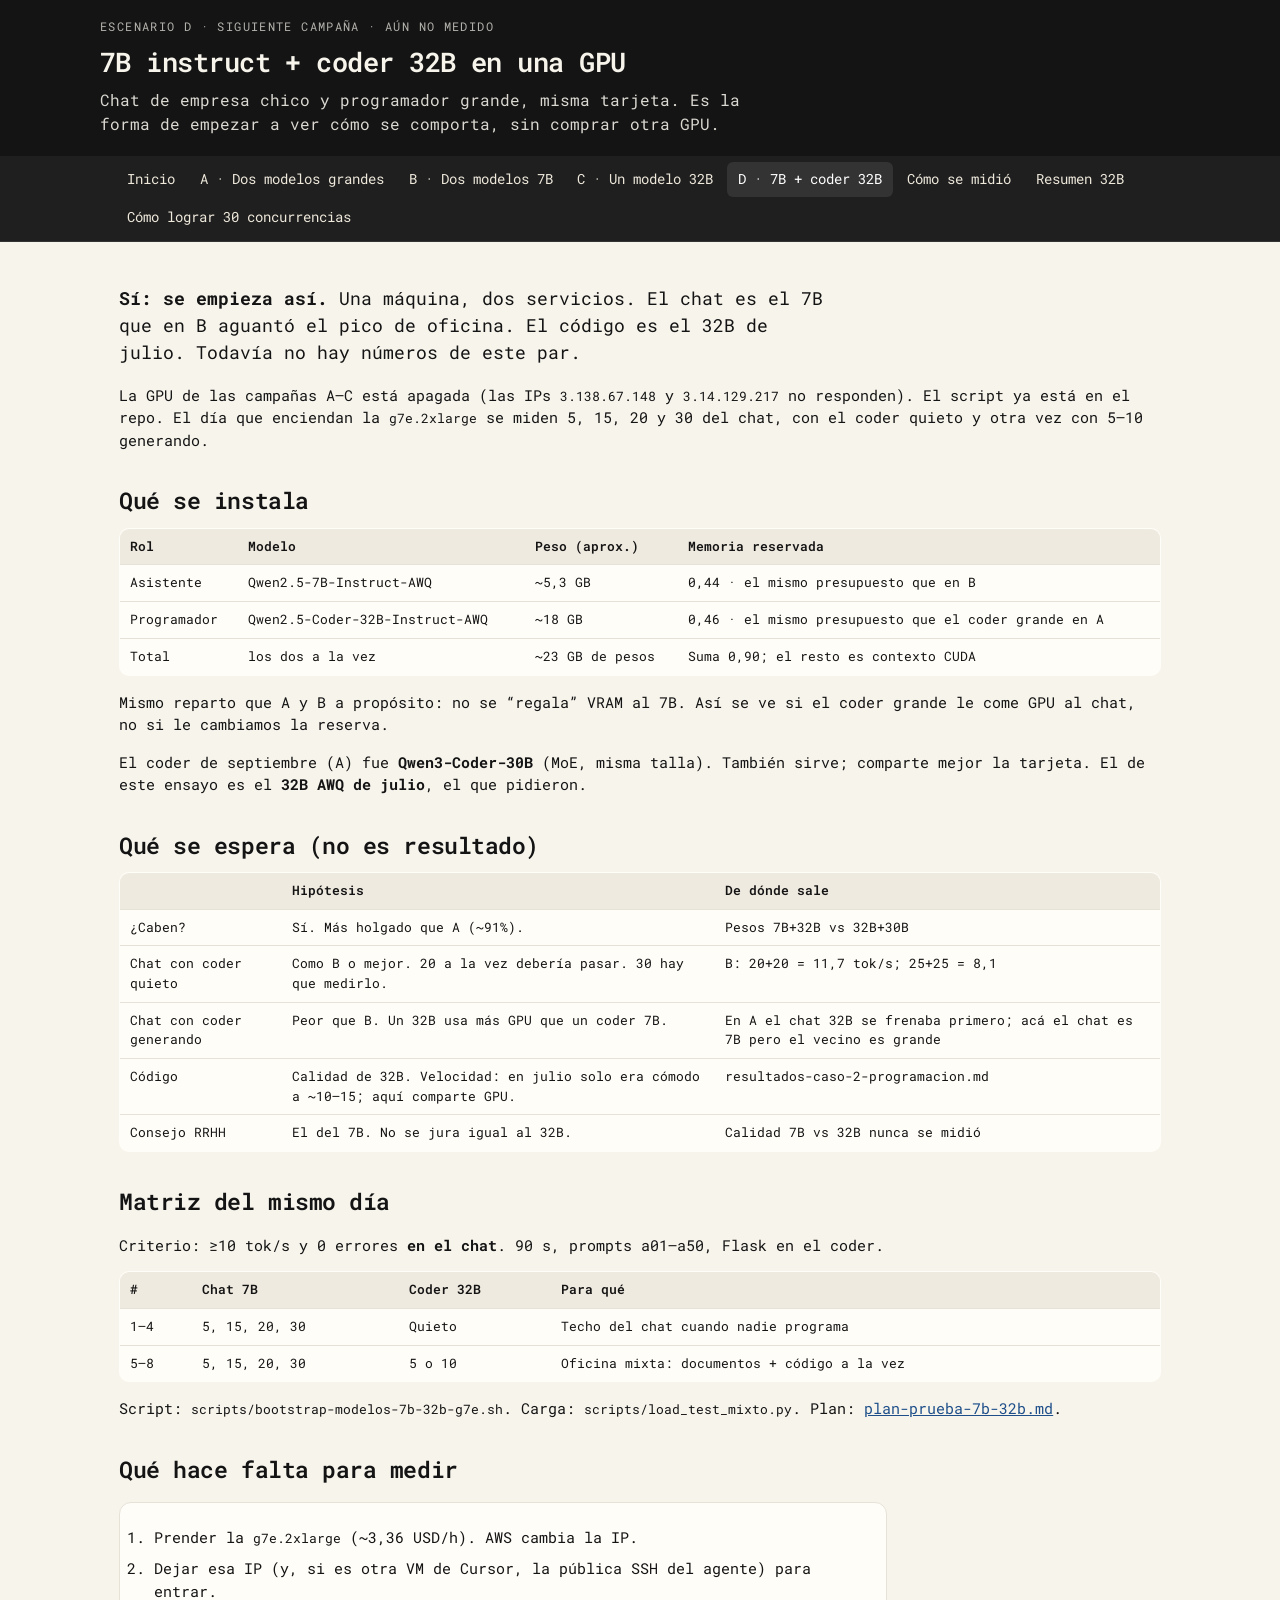
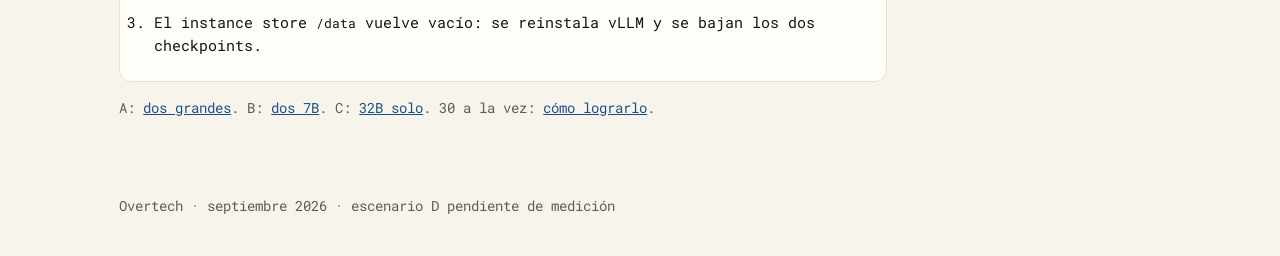
<file: web-resultados/d-7b-32b.html>
<!doctype html>
<html lang="es">
<head>
  <meta charset="utf-8">
  <meta name="viewport" content="width=device-width, initial-scale=1">
  <title>D · 7B instruct + coder 32B — Overtech IA</title>
  <link rel="preconnect" href="https://fonts.googleapis.com">
  <link rel="preconnect" href="https://fonts.gstatic.com" crossorigin>
  <link rel="stylesheet" href="estilos.css">
</head>
<body>
  <header class="top">
    <div class="wrap">
      <p class="kicker">Escenario D · siguiente campaña · aún no medido</p>
      <h1>7B instruct + coder 32B en una GPU</h1>
      <p class="sub">Chat de empresa chico y programador grande, misma tarjeta. Es la forma de empezar a ver cómo se comporta, sin comprar otra GPU.</p>
    </div>
  </header>
  <nav class="bar" aria-label="Secciones">
    <div class="wrap">
      <a href="index.html">Inicio</a>
      <a href="a-32b.html">A · Dos modelos grandes</a>
      <a href="b-7b.html">B · Dos modelos 7B</a>
      <a href="c-32b-solo.html">C · Un modelo 32B</a>
      <a class="active" href="d-7b-32b.html">D · 7B + coder 32B</a>
      <a href="metodo.html">Cómo se midió</a>
      <a href="resumen-32b.html">Resumen 32B</a>
      <a href="30-concurrencias.html">Cómo lograr 30 concurrencias</a>
    </div>
  </nav>
  <main class="wrap">
    <p class="lead"><strong>Sí: se empieza así.</strong> Una máquina, dos servicios. El chat es el 7B que en B aguantó el pico de oficina. El código es el 32B de julio. Todavía no hay números de este par.</p>
    <p>La GPU de las campañas A–C está apagada (las IPs <code>3.138.67.148</code> y <code>3.14.129.217</code> no responden). El script ya está en el repo. El día que enciendan la <code>g7e.2xlarge</code> se miden 5, 15, 20 y 30 del chat, con el coder quieto y otra vez con 5–10 generando.</p>

    <h2>Qué se instala</h2>
    <table>
      <thead><tr><th>Rol</th><th>Modelo</th><th>Peso (aprox.)</th><th>Memoria reservada</th></tr></thead>
      <tbody>
        <tr><td>Asistente</td><td>Qwen2.5-7B-Instruct-AWQ</td><td>~5,3 GB</td><td>0,44 · el mismo presupuesto que en B</td></tr>
        <tr><td>Programador</td><td>Qwen2.5-Coder-32B-Instruct-AWQ</td><td>~18 GB</td><td>0,46 · el mismo presupuesto que el coder grande en A</td></tr>
        <tr><td>Total</td><td>los dos a la vez</td><td>~23 GB de pesos</td><td>Suma 0,90; el resto es contexto CUDA</td></tr>
      </tbody>
    </table>
    <p>Mismo reparto que A y B a propósito: no se “regala” VRAM al 7B. Así se ve si el coder grande le come GPU al chat, no si le cambiamos la reserva.</p>
    <p>El coder de septiembre (A) fue <strong>Qwen3-Coder-30B</strong> (MoE, misma talla). También sirve; comparte mejor la tarjeta. El de este ensayo es el <strong>32B AWQ de julio</strong>, el que pidieron.</p>

    <h2>Qué se espera (no es resultado)</h2>
    <table>
      <thead>
        <tr><th></th><th>Hipótesis</th><th>De dónde sale</th></tr>
      </thead>
      <tbody>
        <tr>
          <td>¿Caben?</td>
          <td>Sí. Más holgado que A (~91%).</td>
          <td>Pesos 7B+32B vs 32B+30B</td>
        </tr>
        <tr>
          <td>Chat con coder quieto</td>
          <td>Como B o mejor. 20 a la vez debería pasar. 30 hay que medirlo.</td>
          <td>B: 20+20 = 11,7 tok/s; 25+25 = 8,1</td>
        </tr>
        <tr>
          <td>Chat con coder generando</td>
          <td>Peor que B. Un 32B usa más GPU que un coder 7B.</td>
          <td>En A el chat 32B se frenaba primero; acá el chat es 7B pero el vecino es grande</td>
        </tr>
        <tr>
          <td>Código</td>
          <td>Calidad de 32B. Velocidad: en julio solo era cómodo a ~10–15; aquí comparte GPU.</td>
          <td>resultados-caso-2-programacion.md</td>
        </tr>
        <tr>
          <td>Consejo RRHH</td>
          <td>El del 7B. No se jura igual al 32B.</td>
          <td>Calidad 7B vs 32B nunca se midió</td>
        </tr>
      </tbody>
    </table>

    <h2>Matriz del mismo día</h2>
    <p>Criterio: ≥10 tok/s y 0 errores <strong>en el chat</strong>. 90 s, prompts a01–a50, Flask en el coder.</p>
    <table>
      <thead>
        <tr><th>#</th><th>Chat 7B</th><th>Coder 32B</th><th>Para qué</th></tr>
      </thead>
      <tbody>
        <tr><td>1–4</td><td>5, 15, 20, 30</td><td>Quieto</td><td>Techo del chat cuando nadie programa</td></tr>
        <tr><td>5–8</td><td>5, 15, 20, 30</td><td>5 o 10</td><td>Oficina mixta: documentos + código a la vez</td></tr>
      </tbody>
    </table>
    <p>Script: <code>scripts/bootstrap-modelos-7b-32b-g7e.sh</code>. Carga: <code>scripts/load_test_mixto.py</code>. Plan: <a href="https://github.com/shell931/ia-analisis/blob/cursor/pruebas-dos-modelos-coresidentes-g7e-4c0f/pruebas-prog-asis-sep/plan-prueba-7b-32b.md">plan-prueba-7b-32b.md</a>.</p>

    <h2>Qué hace falta para medir</h2>
    <ol class="resumen">
      <li>Prender la <code>g7e.2xlarge</code> (~3,36 USD/h). AWS cambia la IP.</li>
      <li>Dejar esa IP (y, si es otra VM de Cursor, la pública SSH del agente) para entrar.</li>
      <li>El instance store <code>/data</code> vuelve vacío: se reinstala vLLM y se bajan los dos checkpoints.</li>
    </ol>
    <p class="small">A: <a href="a-32b.html">dos grandes</a>. B: <a href="b-7b.html">dos 7B</a>. C: <a href="c-32b-solo.html">32B solo</a>. 30 a la vez: <a href="30-concurrencias.html">cómo lograrlo</a>.</p>
  </main>
  <footer>Overtech · septiembre 2026 · escenario D pendiente de medición</footer>
</body>
</html>
</file>
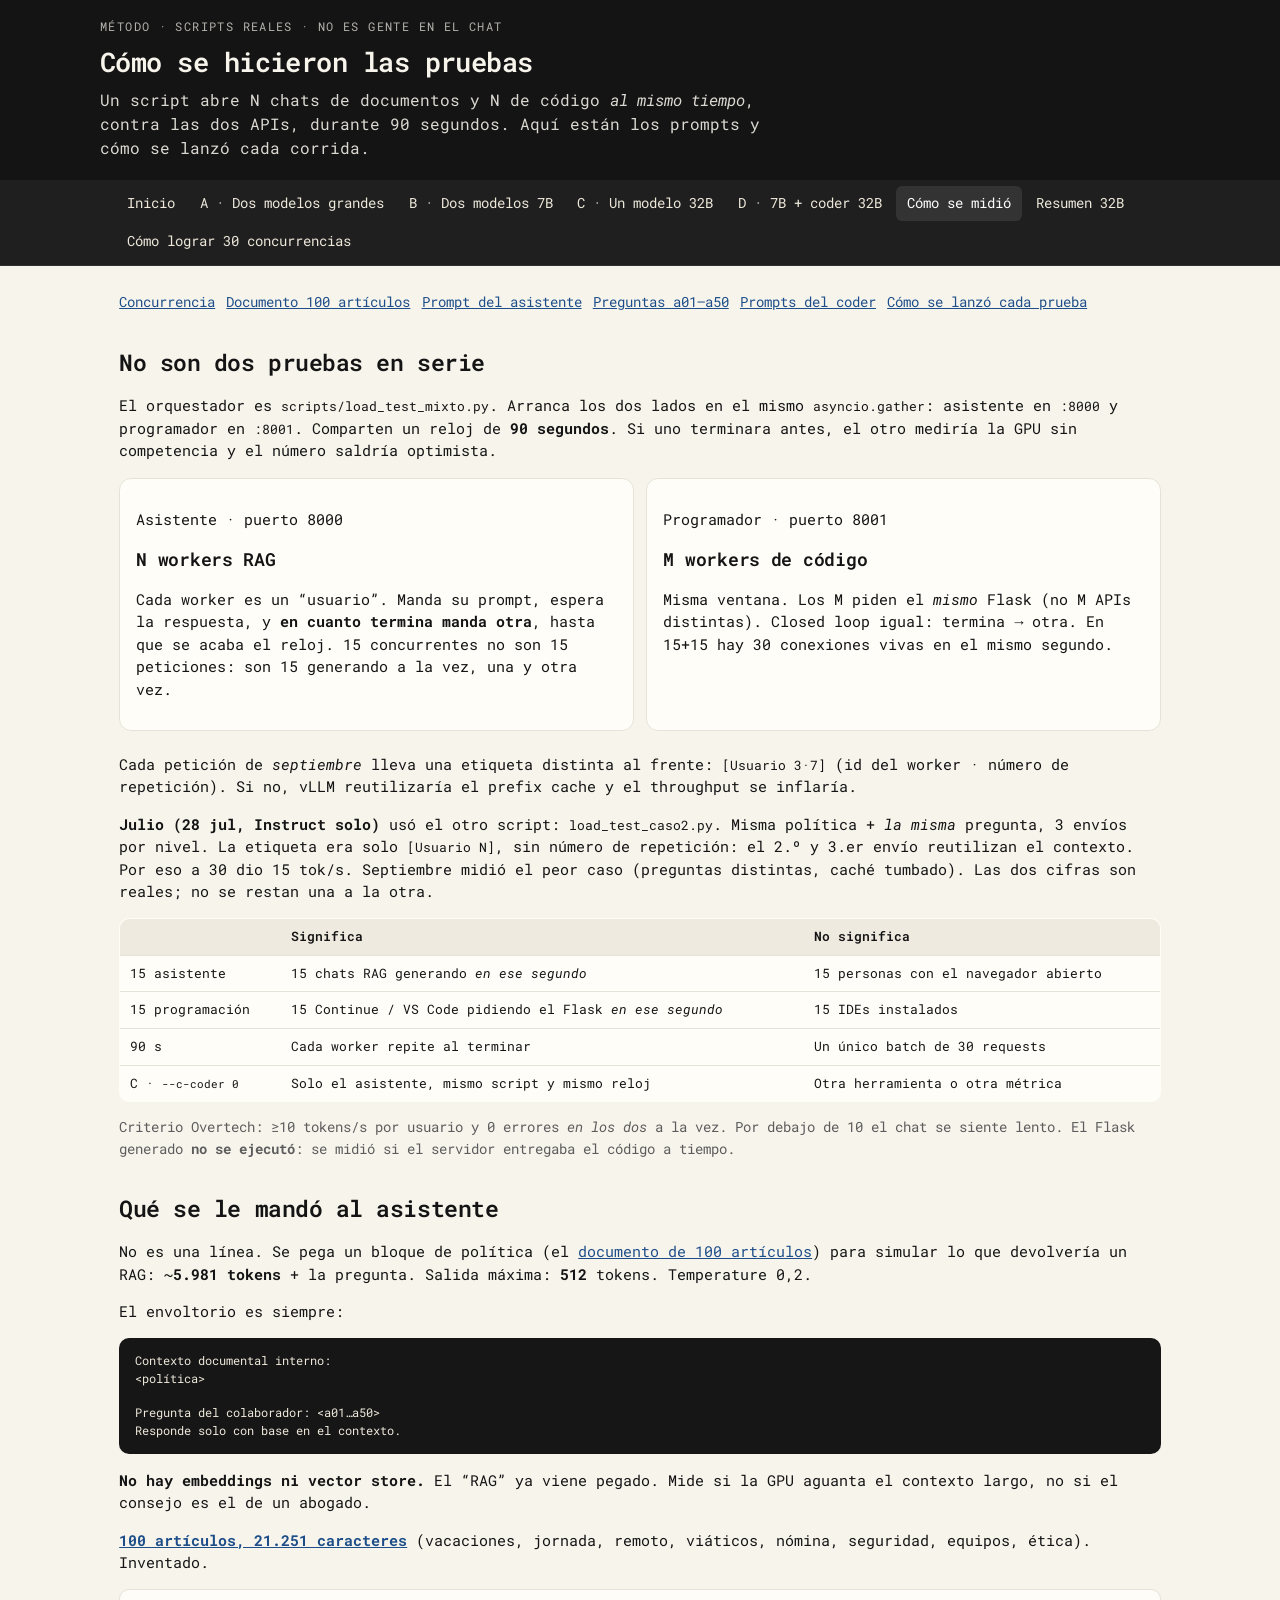
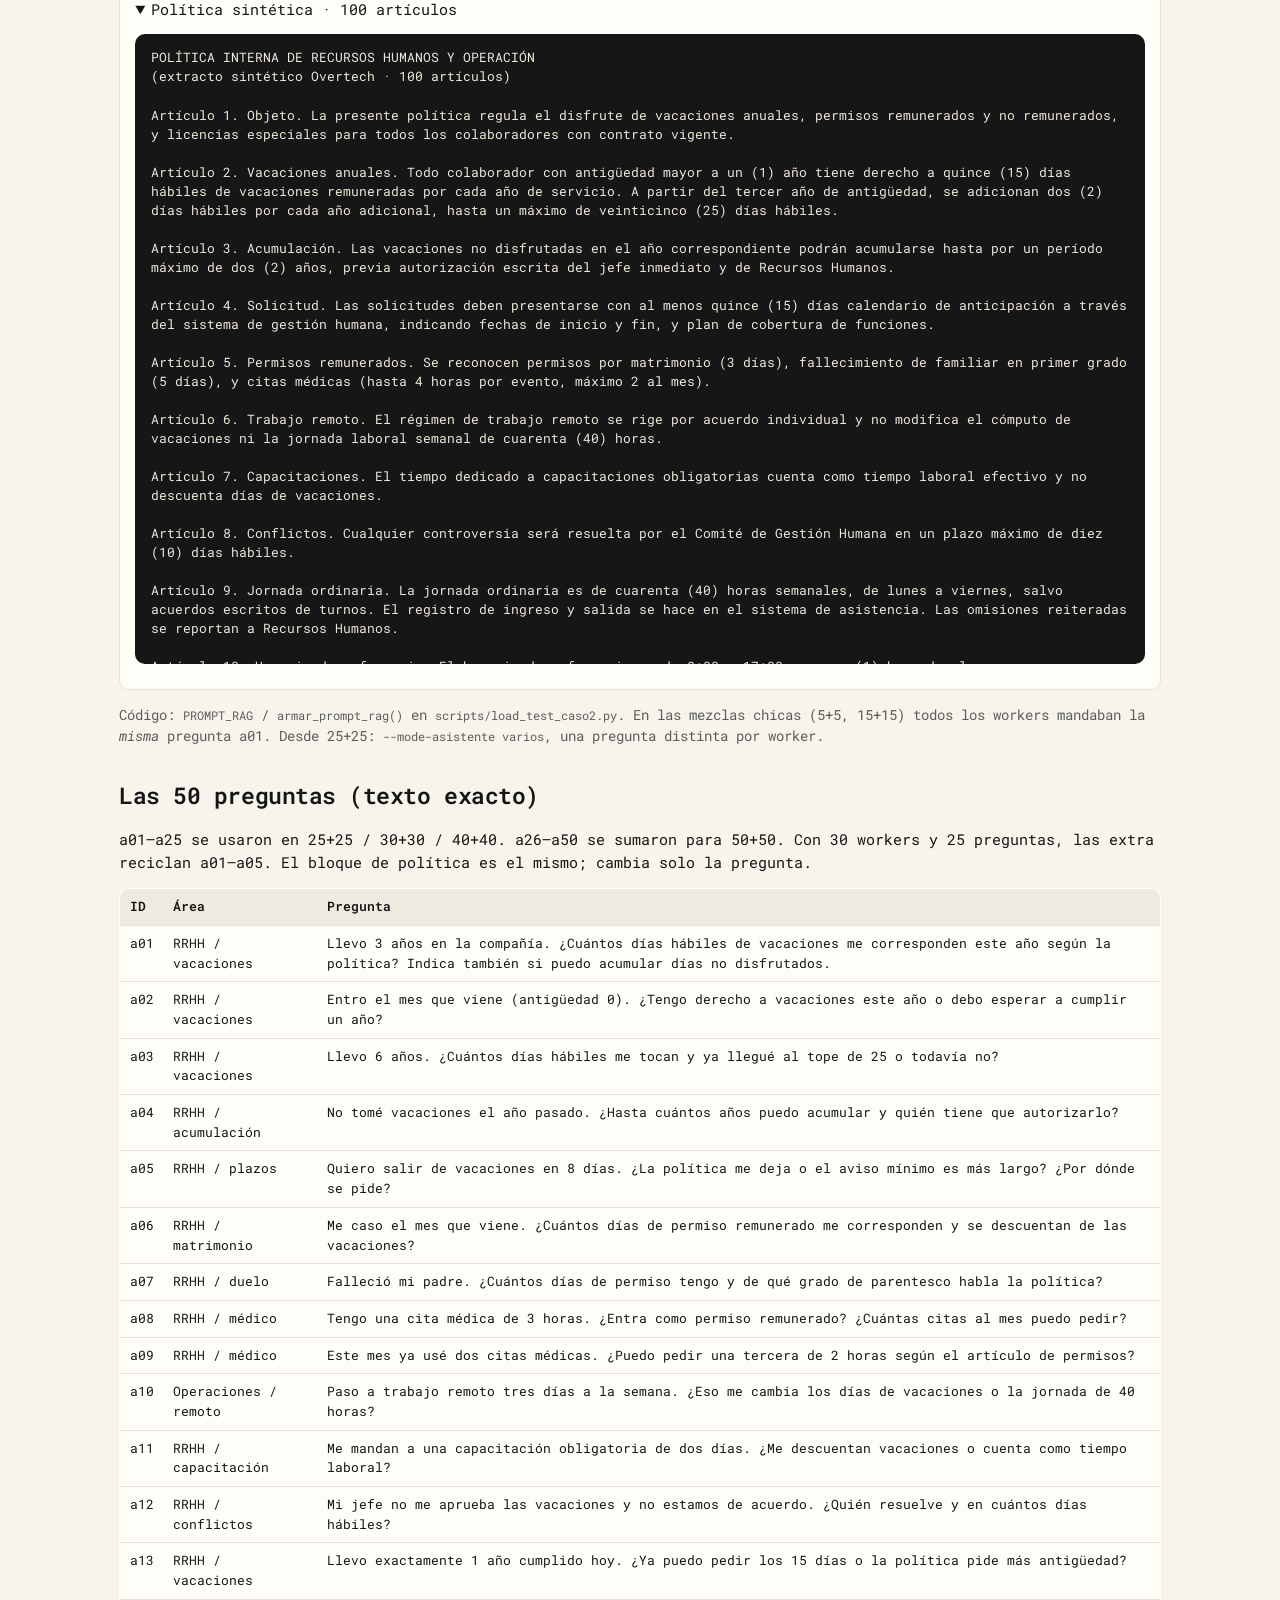
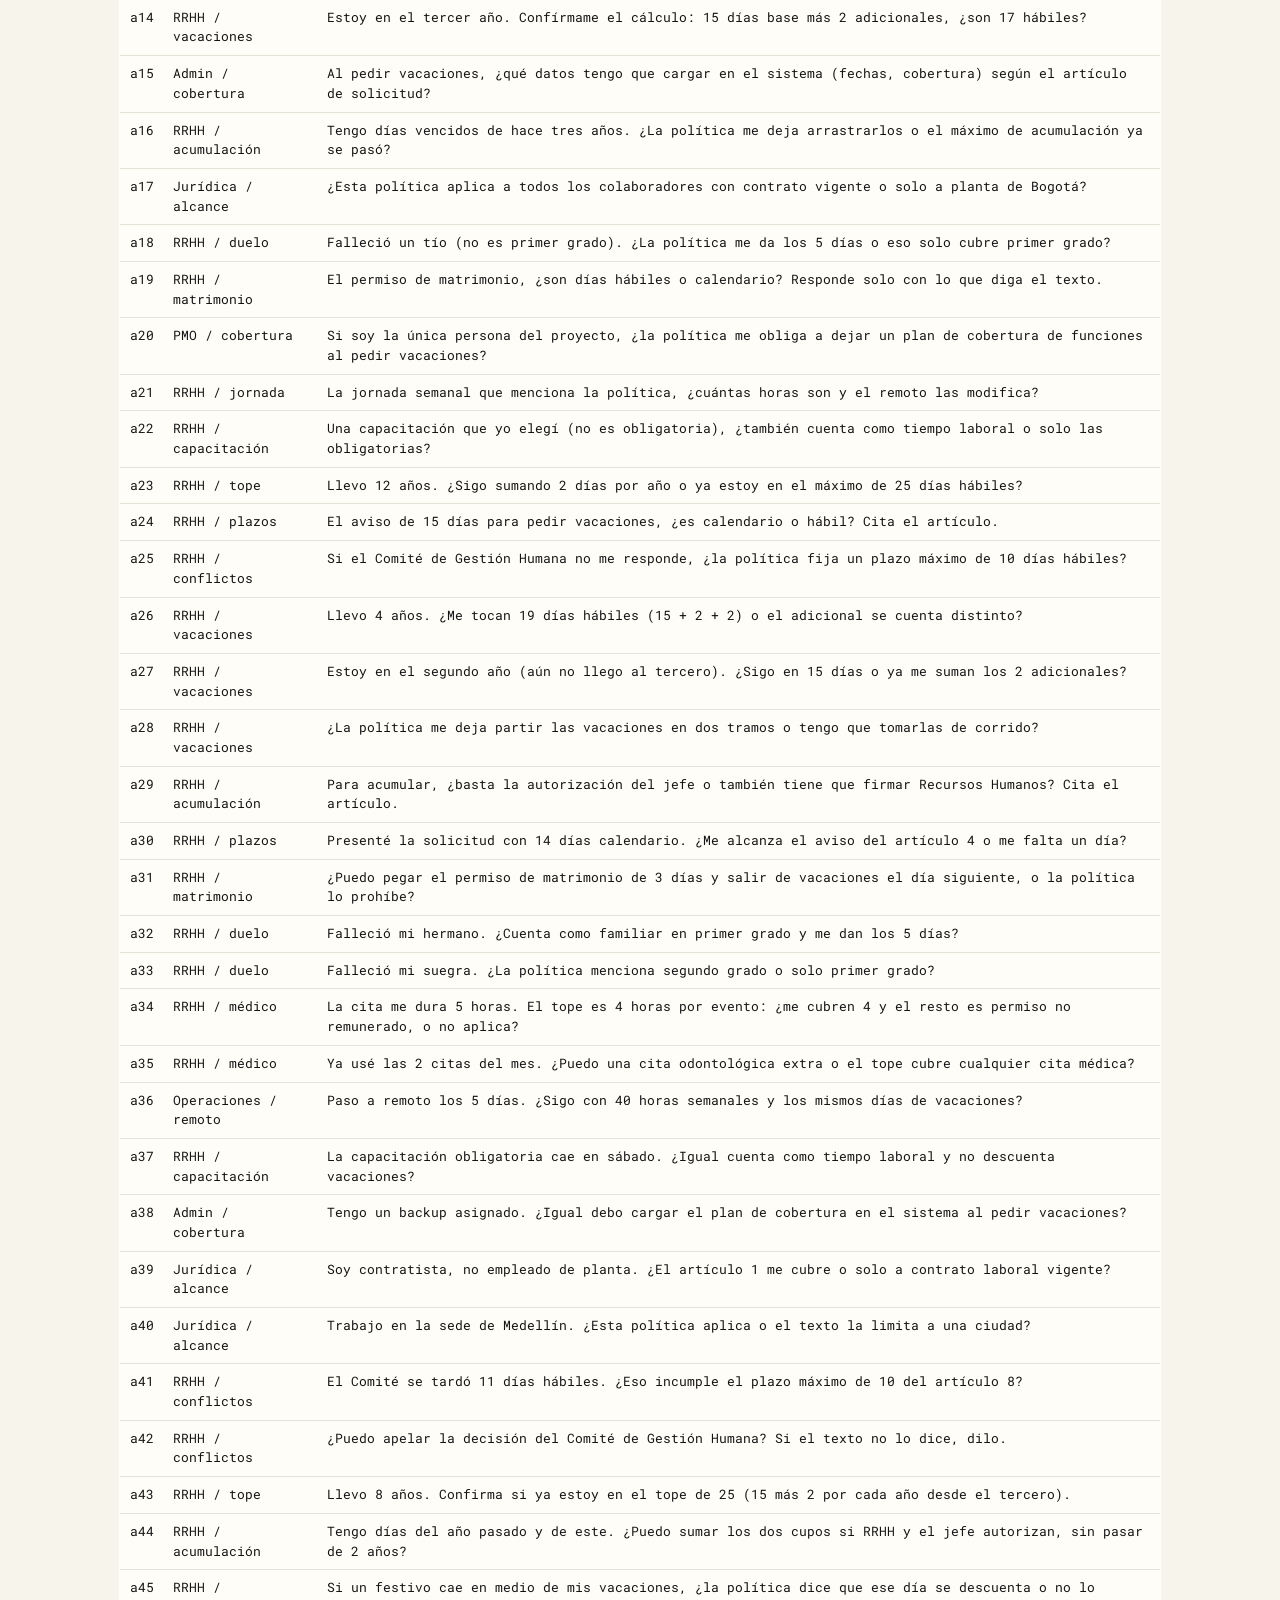
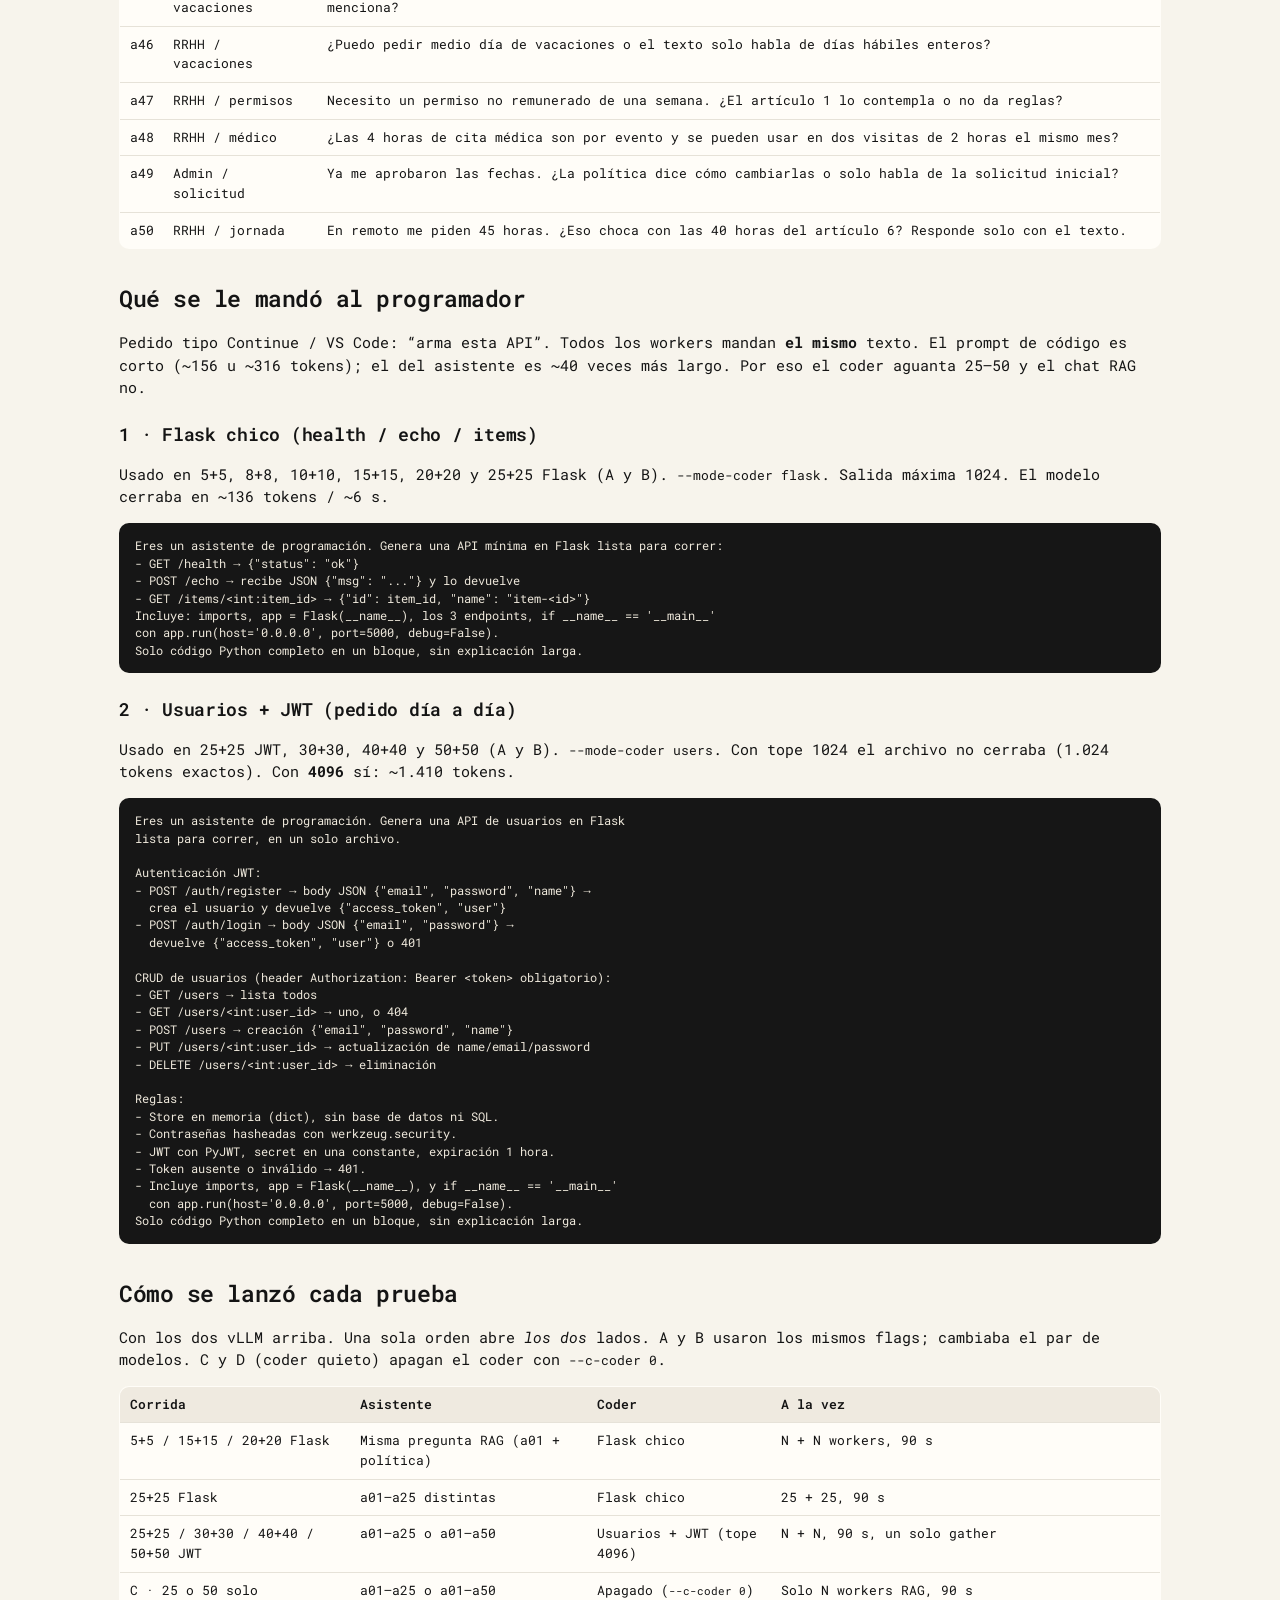
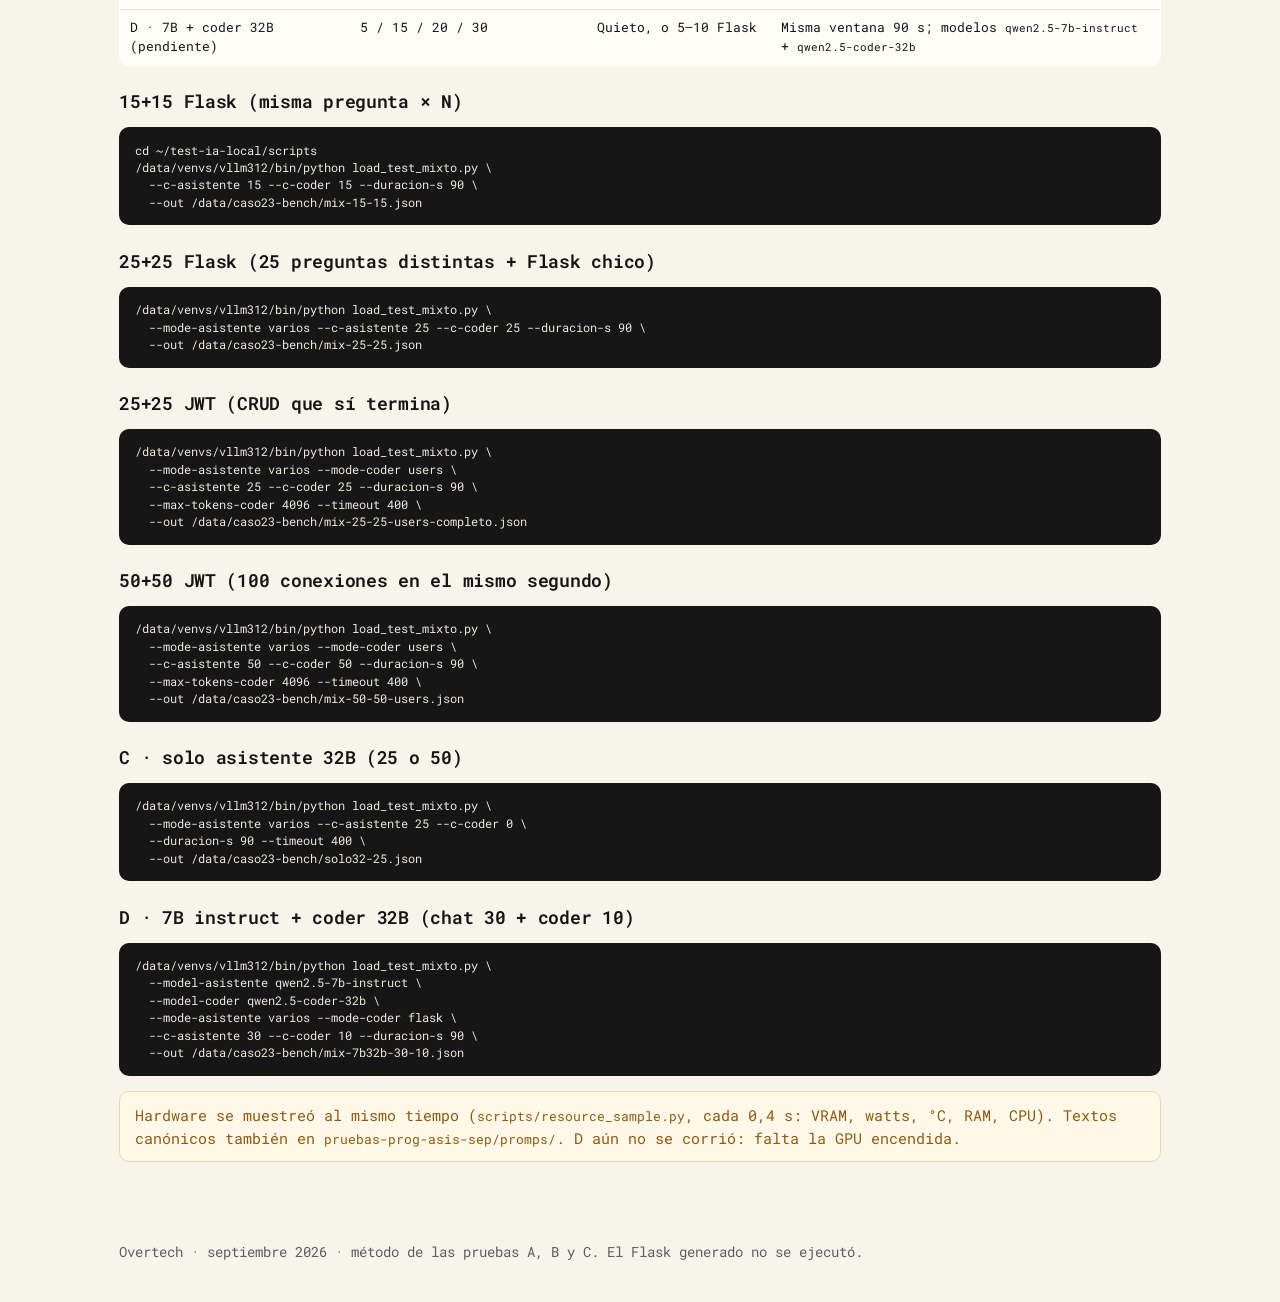
<file: web-resultados/metodo.html>
<!doctype html>
<html lang="es">
<head>
  <meta charset="utf-8">
  <meta name="viewport" content="width=device-width, initial-scale=1">
  <title>Cómo se midió — Overtech IA</title>
  <link rel="preconnect" href="https://fonts.googleapis.com">
  <link rel="preconnect" href="https://fonts.gstatic.com" crossorigin>
  <link rel="stylesheet" href="estilos.css">
</head>
<body>
  <header class="top">
    <div class="wrap">
      <p class="kicker">Método · scripts reales · no es gente en el chat</p>
      <h1>Cómo se hicieron las pruebas</h1>
      <p class="sub">Un script abre N chats de documentos y N de código <em>al mismo tiempo</em>, contra las dos APIs, durante 90 segundos. Aquí están los prompts y cómo se lanzó cada corrida.</p>
    </div>
  </header>
  <nav class="bar" aria-label="Secciones">
    <div class="wrap">
      <a href="index.html">Inicio</a>
      <a href="a-32b.html">A · Dos modelos grandes</a>
      <a href="b-7b.html">B · Dos modelos 7B</a>
      <a href="c-32b-solo.html">C · Un modelo 32B</a>
      <a href="d-7b-32b.html">D · 7B + coder 32B</a>
      <a class="active" href="metodo.html">Cómo se midió</a>
      <a href="resumen-32b.html">Resumen 32B</a>
      <a href="30-concurrencias.html">Cómo lograr 30 concurrencias</a>
    </div>
  </nav>
  <main class="wrap">
    <p class="subnav">
      <a href="#concurrencia">Concurrencia</a>
      <a href="politica.html">Documento 100 artículos</a>
      <a href="#asistente">Prompt del asistente</a>
      <a href="#preguntas">Preguntas a01–a50</a>
      <a href="#coder">Prompts del coder</a>
      <a href="#comandos">Cómo se lanzó cada prueba</a>
    </p>

    <h2 id="concurrencia">No son dos pruebas en serie</h2>
    <p>El orquestador es <code>scripts/load_test_mixto.py</code>. Arranca los dos lados en el mismo <code>asyncio.gather</code>: asistente en <code>:8000</code> y programador en <code>:8001</code>. Comparten un reloj de <strong>90 segundos</strong>. Si uno terminara antes, el otro mediría la GPU sin competencia y el número saldría optimista.</p>
    <div class="flow">
      <article>
        <p class="tag">Asistente · puerto 8000</p>
        <h3>N workers RAG</h3>
        <p>Cada worker es un “usuario”. Manda su prompt, espera la respuesta, y <strong>en cuanto termina manda otra</strong>, hasta que se acaba el reloj. 15 concurrentes no son 15 peticiones: son 15 generando a la vez, una y otra vez.</p>
      </article>
      <article>
        <p class="tag">Programador · puerto 8001</p>
        <h3>M workers de código</h3>
        <p>Misma ventana. Los M piden el <em>mismo</em> Flask (no M APIs distintas). Closed loop igual: termina → otra. En 15+15 hay 30 conexiones vivas en el mismo segundo.</p>
      </article>
    </div>
    <p>Cada petición de <em>septiembre</em> lleva una etiqueta distinta al frente: <code>[Usuario 3·7]</code> (id del worker · número de repetición). Si no, vLLM reutilizaría el prefix cache y el throughput se inflaría.</p>
    <p><strong>Julio (28 jul, Instruct solo)</strong> usó el otro script: <code>load_test_caso2.py</code>. Misma política + <em>la misma</em> pregunta, 3 envíos por nivel. La etiqueta era solo <code>[Usuario N]</code>, sin número de repetición: el 2.º y 3.er envío reutilizan el contexto. Por eso a 30 dio 15 tok/s. Septiembre midió el peor caso (preguntas distintas, caché tumbado). Las dos cifras son reales; no se restan una a la otra.</p>
    <table>
      <thead>
        <tr><th></th><th>Significa</th><th>No significa</th></tr>
      </thead>
      <tbody>
        <tr>
          <td>15 asistente</td>
          <td>15 chats RAG generando <em>en ese segundo</em></td>
          <td>15 personas con el navegador abierto</td>
        </tr>
        <tr>
          <td>15 programación</td>
          <td>15 Continue / VS Code pidiendo el Flask <em>en ese segundo</em></td>
          <td>15 IDEs instalados</td>
        </tr>
        <tr>
          <td>90 s</td>
          <td>Cada worker repite al terminar</td>
          <td>Un único batch de 30 requests</td>
        </tr>
        <tr>
          <td>C · <code>--c-coder 0</code></td>
          <td>Solo el asistente, mismo script y mismo reloj</td>
          <td>Otra herramienta o otra métrica</td>
        </tr>
      </tbody>
    </table>
    <p class="small">Criterio Overtech: ≥10 tokens/s por usuario y 0 errores <em>en los dos</em> a la vez. Por debajo de 10 el chat se siente lento. El Flask generado <strong>no se ejecutó</strong>: se midió si el servidor entregaba el código a tiempo.</p>

    <h2 id="asistente">Qué se le mandó al asistente</h2>
    <p>No es una línea. Se pega un bloque de política (el <a href="politica.html">documento de 100 artículos</a>) para simular lo que devolvería un RAG: ~<strong>5.981 tokens</strong> + la pregunta. Salida máxima: <strong>512</strong> tokens. Temperature 0,2.</p>
    <p>El envoltorio es siempre:</p>
    <pre>Contexto documental interno:
&lt;política&gt;

Pregunta del colaborador: &lt;a01…a50&gt;
Responde solo con base en el contexto.</pre>
    <p><strong>No hay embeddings ni vector store.</strong> El “RAG” ya viene pegado. Mide si la GPU aguanta el contexto largo, no si el consejo es el de un abogado.</p>
    <p><a href="politica.html"><strong>100 artículos, 21.251 caracteres</strong></a> (vacaciones, jornada, remoto, viáticos, nómina, seguridad, equipos, ética). Inventado.</p>
    <details class="bloque" open>
      <summary>Política sintética · 100 artículos</summary>
      <pre>POLÍTICA INTERNA DE RECURSOS HUMANOS Y OPERACIÓN
(extracto sintético Overtech · 100 artículos)

Artículo 1. Objeto. La presente política regula el disfrute de vacaciones anuales, permisos remunerados y no remunerados, y licencias especiales para todos los colaboradores con contrato vigente.

Artículo 2. Vacaciones anuales. Todo colaborador con antigüedad mayor a un (1) año tiene derecho a quince (15) días hábiles de vacaciones remuneradas por cada año de servicio. A partir del tercer año de antigüedad, se adicionan dos (2) días hábiles por cada año adicional, hasta un máximo de veinticinco (25) días hábiles.

Artículo 3. Acumulación. Las vacaciones no disfrutadas en el año correspondiente podrán acumularse hasta por un período máximo de dos (2) años, previa autorización escrita del jefe inmediato y de Recursos Humanos.

Artículo 4. Solicitud. Las solicitudes deben presentarse con al menos quince (15) días calendario de anticipación a través del sistema de gestión humana, indicando fechas de inicio y fin, y plan de cobertura de funciones.

Artículo 5. Permisos remunerados. Se reconocen permisos por matrimonio (3 días), fallecimiento de familiar en primer grado (5 días), y citas médicas (hasta 4 horas por evento, máximo 2 al mes).

Artículo 6. Trabajo remoto. El régimen de trabajo remoto se rige por acuerdo individual y no modifica el cómputo de vacaciones ni la jornada laboral semanal de cuarenta (40) horas.

Artículo 7. Capacitaciones. El tiempo dedicado a capacitaciones obligatorias cuenta como tiempo laboral efectivo y no descuenta días de vacaciones.

Artículo 8. Conflictos. Cualquier controversia será resuelta por el Comité de Gestión Humana en un plazo máximo de diez (10) días hábiles.

Artículo 9. Jornada ordinaria. La jornada ordinaria es de cuarenta (40) horas semanales, de lunes a viernes, salvo acuerdos escritos de turnos. El registro de ingreso y salida se hace en el sistema de asistencia. Las omisiones reiteradas se reportan a Recursos Humanos.

Artículo 10. Horario de referencia. El horario de referencia es de 8:00 a 17:00 con una (1) hora de almuerzo no remunerada, salvo áreas de operación continua. Cada gerencia puede fijar franjas de presencia obligatoria de hasta cuatro (4) horas diarias.

Artículo 11. Flexibilidad horaria. Se admite un desfase de hasta sesenta (60) minutos en la hora de entrada, compensado el mismo día, si no hay reunión de cliente ni turno de soporte. No aplica en planta, seguridad ni mesa de ayuda de primer nivel.

Artículo 12. Horas extra. Las horas extra requieren autorización previa del jefe inmediato en el sistema. Se reconocen según la ley laboral aplicable y no se compensan con días libres salvo pacto escrito con Recursos Humanos.

Artículo 13. Recargos nocturnos. El trabajo entre las 21:00 y las 6:00 se considera jornada nocturna para efectos de recargo, cuando esté autorizado. El recargo no se superpone con el de dominical si ya se pagó el mayor.

Artículo 14. Disponibilidad. Quien quede en turno de disponibilidad debe responder en un máximo de treinta (30) minutos por el canal oficial. El tiempo de intervención se reporta al día hábil siguiente.

Artículo 15. Pausas. Se reconocen dos pausas de diez (10) minutos en jornada completa. No son acumulables ni se usan para adelantar la salida. En trabajo remoto se registran igual que en oficina.

Artículo 16. Compensatorios. Los días compensatorios por trabajo en festivo se solicitan dentro de los treinta (30) días siguientes. Vencido el plazo, se pagan según nómina. No se adelantan compensatorios a cuenta de festivos futuros.

Artículo 17. Registro de asistencia. El marcaje por aplicación móvil geolocalizada es válido en visitas a cliente. El marcaje por otro colaborador está prohibido y es falta grave.

Artículo 18. Retrasos. Tres retrasos de más de quince (15) minutos en un mes calendario generan llamado de atención escrito. Cinco en el mismo mes se elevan a proceso disciplinario.

Artículo 19. Ausencia no justificada. La ausencia de un día hábil sin aviso antes del inicio de jornada se trata como falta. El aviso por chat informal no sustituye el registro en el sistema de gestión humana.

Artículo 20. Calendario laboral. El calendario de festivos y puentes se publica cada noviembre para el año siguiente. Los puentes no son vacaciones: son jornada no laboral de la compañía.

Artículo 21. Días de oficina. Las áreas con esquema híbrido definen al menos dos (2) días presenciales por semana. El calendario de días en sede se carga el viernes anterior. El incumplimiento reiterado se trata como inasistencia a jornada pactada.

Artículo 22. Lugar de remoto. El trabajo remoto se presta desde un domicilio declarado. Trabajar desde un café o espacio público con datos de cliente requiere VPN y pantalla con filtro. No se presta servicio remoto desde otro país sin autorización de Legal y de la gerencia.

Artículo 23. Conectividad. La compañía no asume el costo del internet residencial salvo pacto en el acuerdo de remoto. Si hay caída mayor a dos (2) horas, el colaborador se reporta y acude a sede o a un espacio autorizado.

Artículo 24. Herramientas de remoto. La cámara en reuniones con cliente es obligatoria salvo causa justificada. El fondo virtual debe ser neutro. Grabar una reunión requiere aviso a los participantes.

Artículo 25. Sede y puestos. Los puestos de la sede son hot-desk salvo roles de laboratorio. Se reserva por la app con un máximo de un día de antelación. Quien no libere el puesto a las 10:00 pierde la reserva.

Artículo 26. Parqueadero. El parqueadero de sede se asigna por sorteo trimestral. No es un derecho adquirido. Motos y bicicletas tienen zona marcada. El vehículo se deja bajo responsabilidad del titular.

Artículo 27. Visitantes. Todo visitante se registra en recepción con cédula y anfitrión interno. No se entregan tarjetas de acceso de colaboradores a terceros. Las visitas de proveedores de más de un día se avisan a Seguridad Física.

Artículo 28. Credenciales físicas. El carné se porta visible en sede. La pérdida se reporta el mismo día. El duplicado tiene costo administrativo salvo hurto con denuncia.

Artículo 29. Cafetería y zonas comunes. Las zonas comunes no son puestos de trabajo permanente. Las llamadas con cliente no se toman en la cafetería. Cada quien deja el espacio limpio; no hay servicio de aseo de vajilla personal.

Artículo 30. Mascotas en sede. No se admiten mascotas en sede salvo perros de asistencia con certificado. Los eventos “pet day” se anuncian y no aplican en salas de cliente.

Artículo 31. Salas de reunión. Las salas se reservan por el calendario. Quince minutos de retraso liberan la sala. No se comen alimentos en salas de cliente. La última persona apaga pantalla y tablero.

Artículo 32. Silencio en piso abierto. En piso abierto los llamados con cliente se toman en cabinas. El volumen de parlantes está prohibido. Los auriculares son de uso personal.

Artículo 33. Viáticos. Los viáticos se solicitan con tres (3) días hábiles de antelación en el sistema de gastos, con cotización del desplazamiento. Sin orden de viaje no hay reembolso.

Artículo 34. Anticipos. El anticipo no supera el ochenta por ciento (80%) del presupuesto aprobado. Se legaliza a los cinco (5) días hábiles de regreso. El anticipo no legalizado se descuenta de nómina.

Artículo 35. Alojamiento. El tope de hotel es el de la tabla anual de viajes por ciudad. Se reserva en la agencia autorizada. Alojamientos particulares de plataformas se admiten si el costo es menor al tope y hay factura.

Artículo 36. Alimentación en viaje. La alimentación en viaje nacional tiene tope diario publicado por Finanzas. No se reconocen bebidas alcohólicas ni propinas por encima del diez por ciento (10%).

Artículo 37. Taxis y apps. Traslado aeropuerto-hotel y hotel-cliente se reconoce con soporte. Los trayectos personales no se reembolsan. En ciudades con convenio de transporte corporativo, ese es el medio por defecto.

Artículo 38. Kilometraje. El uso de vehículo propio en diligencia se paga por kilometraje según tarifa anual. El trayecto casa-sede no es kilometraje. Se adjunta bitácora y soat vigente.

Artículo 39. Tarjeta corporativa. La tarjeta corporativa es personal e intransferible. Está prohibido el retiro de efectivo no autorizado. El extracto se concilia el día cinco (5) de cada mes.

Artículo 40. Viajes internacionales. Todo viaje internacional requiere visto bueno de la dirección de área y de Legal (visa, datos, seguros). Los tiquetes se compran en clase económica salvo vuelo de más de ocho (8) horas con autorización.

Artículo 41. Seguro de viaje. La compañía cubre seguro médico de viaje en desplazamientos autorizados. Enfermedades preexistentes y deportes de riesgo no están cubiertos. El siniestro se avisa a Administración en 24 horas.

Artículo 42. Puntos y millas. Las millas y puntos de tiquetes corporativos son de la compañía. No se cambian por beneficio personal. Los upgrades pagados por el colaborador no se reembolsan.

Artículo 43. Cancelaciones. La cancelación de un viaje se informa de inmediato. Las penalidades por causa personal las asume el colaborador. Las de causa de negocio las asume el centro de costo.

Artículo 44. Gastos no reembolsables. No se reembolsan multas de tránsito, minibar, lavandería de lujo, regalos, ni compras de indumentaria. Los peajes sí, con factura, en ruta de la diligencia.

Artículo 45. Pago de nómina. La nómina se paga el último día hábil del mes. Los descuentos de ley, libranzas y anticipos constan en el desprendible. Las reclamaciones de pago se presentan a Tesorería en cinco (5) días hábiles.

Artículo 46. Auxilio de conectividad. El auxilio de conectividad, cuando exista en el contrato, se paga con la nómina y no es salario. Se pierde si el colaborador pasa a esquema 100% presencial.

Artículo 47. Auxilio de alimentación. El auxilio de alimentación aplica en días de sede según convenio. No es redimible en efectivo. El saldo no usado en el mes no se acumula más de un periodo.

Artículo 48. Prima y cesantías. Las prestaciones de ley se liquidan según la normativa laboral aplicable al contrato. Esta política no modifica derechos de ley. Las consultas de liquidación se atienden por Recursos Humanos, no por el jefe de área.

Artículo 49. Bonos por resultado. Los bonos discrecionales no son salariales ni se consolidan. Se otorgan según tablero aprobado por Gerencia. Quien no esté activo el día de corte no participa, salvo ausencia por licencia de ley.

Artículo 50. Comisiones comerciales. Las comisiones se rigen por el anexo comercial del cargo. Un negocio se considera ganado cuando hay factura y no hay nota crédito de anulación en noventa (90) días. Las disputas las resuelve Finanzas con Comercial.

Artículo 51. Préstamos internos. La compañía no otorga préstamos de nómina salvo convenio escrito de calamidad, aprobado por Recursos Humanos y Gerencia. El descuento no supera el treinta por ciento (30%) del neto.

Artículo 52. Seguros voluntarios. Los seguros voluntarios (vida, salud complementaria) se descuentan de nómina solo con autorización firmada. La desafiliación se pide por escrito con un mes de anticipación.

Artículo 53. Gimnasio y bienestar. El convenio de bienestar es un beneficio revocable. No se paga en dinero. Las inasistencias no generan compensación. Los cupos de actividades se asignan por orden de inscripción.

Artículo 54. Día de cumpleaños. El día de cumpleaños hábil puede tomarse como permiso remunerado de medio día, previo aviso de cinco (5) días. Si cae en festivo, no se traslada. No se acumula ni se paga.

Artículo 55. Regalos a terceros. Los regalos a clientes o proveedores por encima del tope anual publicado por Ética se prohíben. Los de menor valor se registran en el libro de atenciones. Recibir efectivo está prohibido.

Artículo 56. Cajas de compensación. La afiliación a caja de compensación, EPS y ARL sigue la ley. Los cambios de sede o de municipio se informan a Recursos Humanos en tres (3) días hábiles para actualizar coberturas.

Artículo 57. Periodo de prueba. El periodo de prueba es el de la ley y el contrato. Al finalizar, el jefe carga la evaluación en el sistema. Sin evaluación a tiempo se entiende prórroga del contrato en los términos legales, no un aumento automático.

Artículo 58. Objetivos anuales. Los objetivos se pactan en el primer trimestre. Máximo cinco (5) objetivos por persona. Los cambios de objetivo a mitad de año requieren visto de la gerencia de área.

Artículo 59. Evaluación de desempeño. Hay una evaluación formal al año y una conversación de mitad de periodo. El colaborador puede anexar comentarios. La calificación no se discute por chat; se agenda reunión.

Artículo 60. Planes de mejora. Un plan de mejora dura entre treinta (30) y noventa (90) días, con hitos quincenales. No es un proceso disciplinario. Si no se cumplen los hitos, se abre el conducto regular.

Artículo 61. Promociones. Las promociones se publican internamente al menos cinco (5) días hábiles. Tener la antigüedad mínima no garantiza el cargo. La decisión queda en acta de Recursos Humanos y del área.

Artículo 62. Movilidad interna. Se puede postular a otra área después de doce (12) meses en el cargo actual, salvo acuerdo de las dos gerencias. El traspaso no borra procesos disciplinarios abiertos.

Artículo 63. Capacitación externa. Los cursos externos pagados por la compañía de más de un salario mínimo implican permanencia de seis (6) meses o reembolso proporcional si hay retiro voluntario.

Artículo 64. Certificaciones. Los exámenes de certificación se pagan una vez. El reintento lo cubre el colaborador, salvo que el área lo autorice por cambio de versión oficial de la certificación.

Artículo 65. Mentoría. Los mentores internos dedican hasta dos (2) horas al mes, acordadas. La mentoría no sustituye al jefe. No se evalúa al mentor por el desempeño del aprendiz.

Artículo 66. Idiomas. El auxilio de idiomas, si existe, exige asistencia mínima del ochenta por ciento (80%) y una prueba semestral. No se paga el nivel repetido.

Artículo 67. Conferencias. La asistencia a conferencias como ponente se autoriza si no hay conflicto de agenda de cliente. Los honorarios externos se declaran a Ética. El material con marca Overtech se aprueba con Comunicaciones.

Artículo 68. Biblioteca y licencias de aprendizaje. Las licencias de plataformas de aprendizaje son personales. Compartir clave es falta. Al retiro se revocan el mismo día.

Artículo 69. Cuentas y contraseñas. Las cuentas son personales. Está prohibido compartir contraseñas. El gestor de claves corporativo es el único almacenamiento permitido. El cambio forzado es cada noventa (90) días en sistemas que no tengan doble factor.

Artículo 70. Doble factor. El doble factor es obligatorio en correo, VPN, nube y repositorios. El token no se guarda en capturas ni en chat. La pérdida del teléfono se reporta a Mesa de Ayuda en el día.

Artículo 71. VPN y red. El acceso a ambientes productivos desde fuera de sede se hace por VPN. Está prohibido el puente de red (tethering) hacia equipos de terceros. Las redes abiertas de hotel se usan solo con VPN activa.

Artículo 72. Clasificación de datos. La información se clasifica en pública, interna, confidencial y secreta. Los datos de clientes y de nómina son confidenciales. Lo secreto no sale del sistema autorizado ni por correo personal.

Artículo 73. Correo. El correo corporativo es de la compañía. No se usa para temas políticos partidarios ni para archivos personales masivos. Los adjuntos de más de 25 MB van por el repositorio oficial.

Artículo 74. Mensajería. WhatsApp personal no es canal de datos de cliente. Los grupos internos oficiales viven en la herramienta corporativa. Las instrucciones operativas dadas solo por mensaje personal no tienen validez.

Artículo 75. Dispositivos USB. Está prohibido copiar datos de cliente a USB no cifrada. Las memorias de la compañía se cifran y se inventarian. La pérdida se reporta como incidente.

Artículo 76. Nube personal. Está prohibido subir información interna a nubes personales (unidades privadas, notas personales no corporativas). El respaldo oficial es el de TI.

Artículo 77. Incidentes de seguridad. Phishing, pérdida de equipo o acceso extraño se reportan de inmediato al canal de incidentes. No se reenvía el correo sospechoso a compañeros. TI puede aislar el equipo sin aviso previo.

Artículo 78. Desarrollo seguro. No se suben secretos ni llaves a repositorios. Los secretos viven en el cofre corporativo. Un hallazgo de secreto en git se rota el mismo día y se abre incidente.

Artículo 79. Ambientes. Producción no se usa para pruebas. Los datos de producción se anonimizan antes de bajar a desarrollo. El acceso privilegiado se revisa cada trimestre.

Artículo 80. Retiro de accesos. El último día hábil se revocan cuentas, carné y tokens. El jefe entrega el checklist a TI antes de las 12:00. Queda prohibido usar canales internos después del retiro.

Artículo 81. Equipo asignado. El portátil, monitor y periféricos son de la compañía. Se cuidan con funda en tránsito. El daño por negligencia se cobra según inventario. No se instala software pirata.

Artículo 82. Software autorizado. Solo se instala software de la lista blanca o con ticket aprobado. Las herramientas de IA públicas no reciben datos internos ni código de cliente. El uso de copilotos internos sigue la guía de TI.

Artículo 83. Actualizaciones. Las actualizaciones de sistema y antivirus no se posponen más de siete (7) días. TI puede forzar reinicio fuera de horario de cliente, con aviso de 24 horas cuando sea posible.

Artículo 84. Soporte. Mesa de Ayuda atiende por el portal. El chat informal al técnico de pasillo no abre ticket. La prioridad P1 (caída de producción) se escala por el teléfono de guardia.

Artículo 85. BYOD. El uso de teléfono personal para correo corporativo exige contenedor MDM. La compañía puede borrar el contenedor, no la galería personal. Quien no acepte MDM usa solo equipo corporativo.

Artículo 86. Impresión. Se imprime solo lo necesario. Documentos confidenciales se recogen de inmediato. Las impresoras de sede no se usan para material personal masivo.

Artículo 87. Copias de seguridad. El colaborador no es el responsable de respaldar el servidor. Sí lo es de no guardar el único original en el escritorio local. Los archivos de trabajo viven en la unidad del área.

Artículo 88. Licencias. Las licencias de diseño, CAD o analítica se asignan por puesto. Quien cambie de rol las devuelve en cinco (5) días. El uso en un segundo equipo no autorizado es falta.

Artículo 89. Monitoreo. Los equipos corporativos pueden tener agentes de inventario, parches y DLP. No hay grabación permanente de pantalla. Los registros se usan para seguridad y cumplimiento, no para acoso.

Artículo 90. Devolución. Al retiro o cambio de equipo se entrega con contraseña de sesión temporal, sin datos personales en el disco, y con accesorios de inventario. Faltantes se descuentan según acta.

Artículo 91. Conflicto de interés. Se declara por escrito cualquier relación familiar o societaria con proveedores, clientes o candidatos. La omisión es falta grave. Mientras se evalúa, el colaborador se abstiene de decidir sobre ese tercero.

Artículo 92. Acoso y respeto. Está prohibido el acoso laboral, sexual o por razón de identidad, en sede, remoto y canales digitales. El canal ético recibe denuncias anónimas. Investigar de buena fe no genera represalia.

Artículo 93. Datos personales. Los datos de colaboradores y candidatos se tratan según la ley de protección de datos. No se envían hojas de vida a correos personales. Las consultas de habeas data las atiende el área de Privacidad.

Artículo 94. Imagen y redes. Opinar en redes a título personal no compromete a la compañía. No se publican capturas de tableros, código ni listas de clientes. El uso de logo requiere autorización de Comunicaciones.

Artículo 95. Salud ocupacional. Los exámenes ocupacionales periódicos son obligatorios para el cargo que los exija. El incumplimiento se reporta a ARL y a Recursos Humanos. El botiquín de sede no sustituye urgencias médicas.

Artículo 96. Emergencias. En simulacro o evacuación se sigue al brigadista. Está prohibido usar el ascensor. Los colaboradores remotos confirman “ok” en el canal de emergencia si el evento afecta su zona.

Artículo 97. Alcohol y sustancias. Está prohibido trabajar bajo efecto de alcohol o sustancias ilegales. En eventos de compañía el consumo de alcohol, si se autoriza, es moderado y no aplica a quien vaya a conducir o a atender P1.

Artículo 98. Proyectos y cambios. Todo cambio en producción sigue la ventana y el CAB del área. Un cambio de emergencia se documenta al día hábil siguiente. El trabajo no facturable de más de ocho (8) horas se registra en el PMO.

Artículo 99. Proveedores internos. Quien contrate un proveedor sigue compras: tres cotizaciones por encima del umbral, contrato y tratamiento de datos. No se paga por transferencia personal. El conflicto de interés del artículo 91 aplica.

Artículo 100. Vigencia y reformas. Esta política entra en vigencia al publicarse en el portal interno. Las reformas se anuncian con cinco (5) días hábiles. La versión anterior queda en archivo. Lo no previsto lo resuelve el Comité de Gestión Humana.

</pre>
    </details>
    <p class="small">Código: <code>PROMPT_RAG</code> / <code>armar_prompt_rag()</code> en <code>scripts/load_test_caso2.py</code>. En las mezclas chicas (5+5, 15+15) todos los workers mandaban la <em>misma</em> pregunta a01. Desde 25+25: <code>--mode-asistente varios</code>, una pregunta distinta por worker.</p>

    <h2 id="preguntas">Las 50 preguntas (texto exacto)</h2>
    <p>a01–a25 se usaron en 25+25 / 30+30 / 40+40. a26–a50 se sumaron para 50+50. Con 30 workers y 25 preguntas, las extra reciclan a01–a05. El bloque de política es el mismo; cambia solo la pregunta.</p>
    <table>
      <thead><tr><th>ID</th><th>Área</th><th>Pregunta</th></tr></thead>
      <tbody>
        <tr><td>a01</td><td>RRHH / vacaciones</td><td>Llevo 3 años en la compañía. ¿Cuántos días hábiles de vacaciones me corresponden este año según la política? Indica también si puedo acumular días no disfrutados.</td></tr>
        <tr><td>a02</td><td>RRHH / vacaciones</td><td>Entro el mes que viene (antigüedad 0). ¿Tengo derecho a vacaciones este año o debo esperar a cumplir un año?</td></tr>
        <tr><td>a03</td><td>RRHH / vacaciones</td><td>Llevo 6 años. ¿Cuántos días hábiles me tocan y ya llegué al tope de 25 o todavía no?</td></tr>
        <tr><td>a04</td><td>RRHH / acumulación</td><td>No tomé vacaciones el año pasado. ¿Hasta cuántos años puedo acumular y quién tiene que autorizarlo?</td></tr>
        <tr><td>a05</td><td>RRHH / plazos</td><td>Quiero salir de vacaciones en 8 días. ¿La política me deja o el aviso mínimo es más largo? ¿Por dónde se pide?</td></tr>
        <tr><td>a06</td><td>RRHH / matrimonio</td><td>Me caso el mes que viene. ¿Cuántos días de permiso remunerado me corresponden y se descuentan de las vacaciones?</td></tr>
        <tr><td>a07</td><td>RRHH / duelo</td><td>Falleció mi padre. ¿Cuántos días de permiso tengo y de qué grado de parentesco habla la política?</td></tr>
        <tr><td>a08</td><td>RRHH / médico</td><td>Tengo una cita médica de 3 horas. ¿Entra como permiso remunerado? ¿Cuántas citas al mes puedo pedir?</td></tr>
        <tr><td>a09</td><td>RRHH / médico</td><td>Este mes ya usé dos citas médicas. ¿Puedo pedir una tercera de 2 horas según el artículo de permisos?</td></tr>
        <tr><td>a10</td><td>Operaciones / remoto</td><td>Paso a trabajo remoto tres días a la semana. ¿Eso me cambia los días de vacaciones o la jornada de 40 horas?</td></tr>
        <tr><td>a11</td><td>RRHH / capacitación</td><td>Me mandan a una capacitación obligatoria de dos días. ¿Me descuentan vacaciones o cuenta como tiempo laboral?</td></tr>
        <tr><td>a12</td><td>RRHH / conflictos</td><td>Mi jefe no me aprueba las vacaciones y no estamos de acuerdo. ¿Quién resuelve y en cuántos días hábiles?</td></tr>
        <tr><td>a13</td><td>RRHH / vacaciones</td><td>Llevo exactamente 1 año cumplido hoy. ¿Ya puedo pedir los 15 días o la política pide más antigüedad?</td></tr>
        <tr><td>a14</td><td>RRHH / vacaciones</td><td>Estoy en el tercer año. Confírmame el cálculo: 15 días base más 2 adicionales, ¿son 17 hábiles?</td></tr>
        <tr><td>a15</td><td>Admin / cobertura</td><td>Al pedir vacaciones, ¿qué datos tengo que cargar en el sistema (fechas, cobertura) según el artículo de solicitud?</td></tr>
        <tr><td>a16</td><td>RRHH / acumulación</td><td>Tengo días vencidos de hace tres años. ¿La política me deja arrastrarlos o el máximo de acumulación ya se pasó?</td></tr>
        <tr><td>a17</td><td>Jurídica / alcance</td><td>¿Esta política aplica a todos los colaboradores con contrato vigente o solo a planta de Bogotá?</td></tr>
        <tr><td>a18</td><td>RRHH / duelo</td><td>Falleció un tío (no es primer grado). ¿La política me da los 5 días o eso solo cubre primer grado?</td></tr>
        <tr><td>a19</td><td>RRHH / matrimonio</td><td>El permiso de matrimonio, ¿son días hábiles o calendario? Responde solo con lo que diga el texto.</td></tr>
        <tr><td>a20</td><td>PMO / cobertura</td><td>Si soy la única persona del proyecto, ¿la política me obliga a dejar un plan de cobertura de funciones al pedir vacaciones?</td></tr>
        <tr><td>a21</td><td>RRHH / jornada</td><td>La jornada semanal que menciona la política, ¿cuántas horas son y el remoto las modifica?</td></tr>
        <tr><td>a22</td><td>RRHH / capacitación</td><td>Una capacitación que yo elegí (no es obligatoria), ¿también cuenta como tiempo laboral o solo las obligatorias?</td></tr>
        <tr><td>a23</td><td>RRHH / tope</td><td>Llevo 12 años. ¿Sigo sumando 2 días por año o ya estoy en el máximo de 25 días hábiles?</td></tr>
        <tr><td>a24</td><td>RRHH / plazos</td><td>El aviso de 15 días para pedir vacaciones, ¿es calendario o hábil? Cita el artículo.</td></tr>
        <tr><td>a25</td><td>RRHH / conflictos</td><td>Si el Comité de Gestión Humana no me responde, ¿la política fija un plazo máximo de 10 días hábiles?</td></tr>
        <tr><td>a26</td><td>RRHH / vacaciones</td><td>Llevo 4 años. ¿Me tocan 19 días hábiles (15 + 2 + 2) o el adicional se cuenta distinto?</td></tr>
        <tr><td>a27</td><td>RRHH / vacaciones</td><td>Estoy en el segundo año (aún no llego al tercero). ¿Sigo en 15 días o ya me suman los 2 adicionales?</td></tr>
        <tr><td>a28</td><td>RRHH / vacaciones</td><td>¿La política me deja partir las vacaciones en dos tramos o tengo que tomarlas de corrido?</td></tr>
        <tr><td>a29</td><td>RRHH / acumulación</td><td>Para acumular, ¿basta la autorización del jefe o también tiene que firmar Recursos Humanos? Cita el artículo.</td></tr>
        <tr><td>a30</td><td>RRHH / plazos</td><td>Presenté la solicitud con 14 días calendario. ¿Me alcanza el aviso del artículo 4 o me falta un día?</td></tr>
        <tr><td>a31</td><td>RRHH / matrimonio</td><td>¿Puedo pegar el permiso de matrimonio de 3 días y salir de vacaciones el día siguiente, o la política lo prohíbe?</td></tr>
        <tr><td>a32</td><td>RRHH / duelo</td><td>Falleció mi hermano. ¿Cuenta como familiar en primer grado y me dan los 5 días?</td></tr>
        <tr><td>a33</td><td>RRHH / duelo</td><td>Falleció mi suegra. ¿La política menciona segundo grado o solo primer grado?</td></tr>
        <tr><td>a34</td><td>RRHH / médico</td><td>La cita me dura 5 horas. El tope es 4 horas por evento: ¿me cubren 4 y el resto es permiso no remunerado, o no aplica?</td></tr>
        <tr><td>a35</td><td>RRHH / médico</td><td>Ya usé las 2 citas del mes. ¿Puedo una cita odontológica extra o el tope cubre cualquier cita médica?</td></tr>
        <tr><td>a36</td><td>Operaciones / remoto</td><td>Paso a remoto los 5 días. ¿Sigo con 40 horas semanales y los mismos días de vacaciones?</td></tr>
        <tr><td>a37</td><td>RRHH / capacitación</td><td>La capacitación obligatoria cae en sábado. ¿Igual cuenta como tiempo laboral y no descuenta vacaciones?</td></tr>
        <tr><td>a38</td><td>Admin / cobertura</td><td>Tengo un backup asignado. ¿Igual debo cargar el plan de cobertura en el sistema al pedir vacaciones?</td></tr>
        <tr><td>a39</td><td>Jurídica / alcance</td><td>Soy contratista, no empleado de planta. ¿El artículo 1 me cubre o solo a contrato laboral vigente?</td></tr>
        <tr><td>a40</td><td>Jurídica / alcance</td><td>Trabajo en la sede de Medellín. ¿Esta política aplica o el texto la limita a una ciudad?</td></tr>
        <tr><td>a41</td><td>RRHH / conflictos</td><td>El Comité se tardó 11 días hábiles. ¿Eso incumple el plazo máximo de 10 del artículo 8?</td></tr>
        <tr><td>a42</td><td>RRHH / conflictos</td><td>¿Puedo apelar la decisión del Comité de Gestión Humana? Si el texto no lo dice, dilo.</td></tr>
        <tr><td>a43</td><td>RRHH / tope</td><td>Llevo 8 años. Confirma si ya estoy en el tope de 25 (15 más 2 por cada año desde el tercero).</td></tr>
        <tr><td>a44</td><td>RRHH / acumulación</td><td>Tengo días del año pasado y de este. ¿Puedo sumar los dos cupos si RRHH y el jefe autorizan, sin pasar de 2 años?</td></tr>
        <tr><td>a45</td><td>RRHH / vacaciones</td><td>Si un festivo cae en medio de mis vacaciones, ¿la política dice que ese día se descuenta o no lo menciona?</td></tr>
        <tr><td>a46</td><td>RRHH / vacaciones</td><td>¿Puedo pedir medio día de vacaciones o el texto solo habla de días hábiles enteros?</td></tr>
        <tr><td>a47</td><td>RRHH / permisos</td><td>Necesito un permiso no remunerado de una semana. ¿El artículo 1 lo contempla o no da reglas?</td></tr>
        <tr><td>a48</td><td>RRHH / médico</td><td>¿Las 4 horas de cita médica son por evento y se pueden usar en dos visitas de 2 horas el mismo mes?</td></tr>
        <tr><td>a49</td><td>Admin / solicitud</td><td>Ya me aprobaron las fechas. ¿La política dice cómo cambiarlas o solo habla de la solicitud inicial?</td></tr>
        <tr><td>a50</td><td>RRHH / jornada</td><td>En remoto me piden 45 horas. ¿Eso choca con las 40 horas del artículo 6? Responde solo con el texto.</td></tr>
      </tbody>
    </table>

    <h2 id="coder">Qué se le mandó al programador</h2>
    <p>Pedido tipo Continue / VS Code: “arma esta API”. Todos los workers mandan <strong>el mismo</strong> texto. El prompt de código es corto (~156 u ~316 tokens); el del asistente es ~40 veces más largo. Por eso el coder aguanta 25–50 y el chat RAG no.</p>

    <h3>1 · Flask chico (health / echo / items)</h3>
    <p>Usado en 5+5, 8+8, 10+10, 15+15, 20+20 y 25+25 Flask (A y B). <code>--mode-coder flask</code>. Salida máxima 1024. El modelo cerraba en ~136 tokens / ~6 s.</p>
    <pre>Eres un asistente de programación. Genera una API mínima en Flask lista para correr:
- GET /health → {"status": "ok"}
- POST /echo → recibe JSON {"msg": "..."} y lo devuelve
- GET /items/&lt;int:item_id&gt; → {"id": item_id, "name": "item-&lt;id&gt;"}
Incluye: imports, app = Flask(__name__), los 3 endpoints, if __name__ == '__main__'
con app.run(host='0.0.0.0', port=5000, debug=False).
Solo código Python completo en un bloque, sin explicación larga.</pre>

    <h3>2 · Usuarios + JWT (pedido día a día)</h3>
    <p>Usado en 25+25 JWT, 30+30, 40+40 y 50+50 (A y B). <code>--mode-coder users</code>. Con tope 1024 el archivo no cerraba (1.024 tokens exactos). Con <strong>4096</strong> sí: ~1.410 tokens.</p>
    <pre>Eres un asistente de programación. Genera una API de usuarios en Flask
lista para correr, en un solo archivo.

Autenticación JWT:
- POST /auth/register → body JSON {"email", "password", "name"} →
  crea el usuario y devuelve {"access_token", "user"}
- POST /auth/login → body JSON {"email", "password"} →
  devuelve {"access_token", "user"} o 401

CRUD de usuarios (header Authorization: Bearer &lt;token&gt; obligatorio):
- GET /users → lista todos
- GET /users/&lt;int:user_id&gt; → uno, o 404
- POST /users → creación {"email", "password", "name"}
- PUT /users/&lt;int:user_id&gt; → actualización de name/email/password
- DELETE /users/&lt;int:user_id&gt; → eliminación

Reglas:
- Store en memoria (dict), sin base de datos ni SQL.
- Contraseñas hasheadas con werkzeug.security.
- JWT con PyJWT, secret en una constante, expiración 1 hora.
- Token ausente o inválido → 401.
- Incluye imports, app = Flask(__name__), y if __name__ == '__main__'
  con app.run(host='0.0.0.0', port=5000, debug=False).
Solo código Python completo en un bloque, sin explicación larga.</pre>

    <h2 id="comandos">Cómo se lanzó cada prueba</h2>
    <p>Con los dos vLLM arriba. Una sola orden abre <em>los dos</em> lados. A y B usaron los mismos flags; cambiaba el par de modelos. C y D (coder quieto) apagan el coder con <code>--c-coder 0</code>.</p>
    <table>
      <thead>
        <tr><th>Corrida</th><th>Asistente</th><th>Coder</th><th>A la vez</th></tr>
      </thead>
      <tbody>
        <tr>
          <td>5+5 / 15+15 / 20+20 Flask</td>
          <td>Misma pregunta RAG (a01 + política)</td>
          <td>Flask chico</td>
          <td>N + N workers, 90 s</td>
        </tr>
        <tr>
          <td>25+25 Flask</td>
          <td>a01–a25 distintas</td>
          <td>Flask chico</td>
          <td>25 + 25, 90 s</td>
        </tr>
        <tr>
          <td>25+25 / 30+30 / 40+40 / 50+50 JWT</td>
          <td>a01–a25 o a01–a50</td>
          <td>Usuarios + JWT (tope 4096)</td>
          <td>N + N, 90 s, un solo gather</td>
        </tr>
        <tr>
          <td>C · 25 o 50 solo</td>
          <td>a01–a25 o a01–a50</td>
          <td>Apagado (<code>--c-coder 0</code>)</td>
          <td>Solo N workers RAG, 90 s</td>
        </tr>
        <tr>
          <td>D · 7B + coder 32B (pendiente)</td>
          <td>5 / 15 / 20 / 30</td>
          <td>Quieto, o 5–10 Flask</td>
          <td>Misma ventana 90 s; modelos <code>qwen2.5-7b-instruct</code> + <code>qwen2.5-coder-32b</code></td>
        </tr>
      </tbody>
    </table>

    <h3>15+15 Flask (misma pregunta × N)</h3>
    <pre>cd ~/test-ia-local/scripts
/data/venvs/vllm312/bin/python load_test_mixto.py \
  --c-asistente 15 --c-coder 15 --duracion-s 90 \
  --out /data/caso23-bench/mix-15-15.json</pre>

    <h3>25+25 Flask (25 preguntas distintas + Flask chico)</h3>
    <pre>/data/venvs/vllm312/bin/python load_test_mixto.py \
  --mode-asistente varios --c-asistente 25 --c-coder 25 --duracion-s 90 \
  --out /data/caso23-bench/mix-25-25.json</pre>

    <h3>25+25 JWT (CRUD que sí termina)</h3>
    <pre>/data/venvs/vllm312/bin/python load_test_mixto.py \
  --mode-asistente varios --mode-coder users \
  --c-asistente 25 --c-coder 25 --duracion-s 90 \
  --max-tokens-coder 4096 --timeout 400 \
  --out /data/caso23-bench/mix-25-25-users-completo.json</pre>

    <h3>50+50 JWT (100 conexiones en el mismo segundo)</h3>
    <pre>/data/venvs/vllm312/bin/python load_test_mixto.py \
  --mode-asistente varios --mode-coder users \
  --c-asistente 50 --c-coder 50 --duracion-s 90 \
  --max-tokens-coder 4096 --timeout 400 \
  --out /data/caso23-bench/mix-50-50-users.json</pre>

    <h3>C · solo asistente 32B (25 o 50)</h3>
    <pre>/data/venvs/vllm312/bin/python load_test_mixto.py \
  --mode-asistente varios --c-asistente 25 --c-coder 0 \
  --duracion-s 90 --timeout 400 \
  --out /data/caso23-bench/solo32-25.json</pre>

    <h3>D · 7B instruct + coder 32B (chat 30 + coder 10)</h3>
    <pre>/data/venvs/vllm312/bin/python load_test_mixto.py \
  --model-asistente qwen2.5-7b-instruct \
  --model-coder qwen2.5-coder-32b \
  --mode-asistente varios --mode-coder flask \
  --c-asistente 30 --c-coder 10 --duracion-s 90 \
  --out /data/caso23-bench/mix-7b32b-30-10.json</pre>

    <p class="note">Hardware se muestreó al mismo tiempo (<code>scripts/resource_sample.py</code>, cada 0,4 s: VRAM, watts, °C, RAM, CPU). Textos canónicos también en <code>pruebas-prog-asis-sep/promps/</code>. D aún no se corrió: falta la GPU encendida.</p>
  </main>
  <footer>
    Overtech · septiembre 2026 · método de las pruebas A, B y C. El Flask generado no se ejecutó.
  </footer>
</body>
</html>
</file>
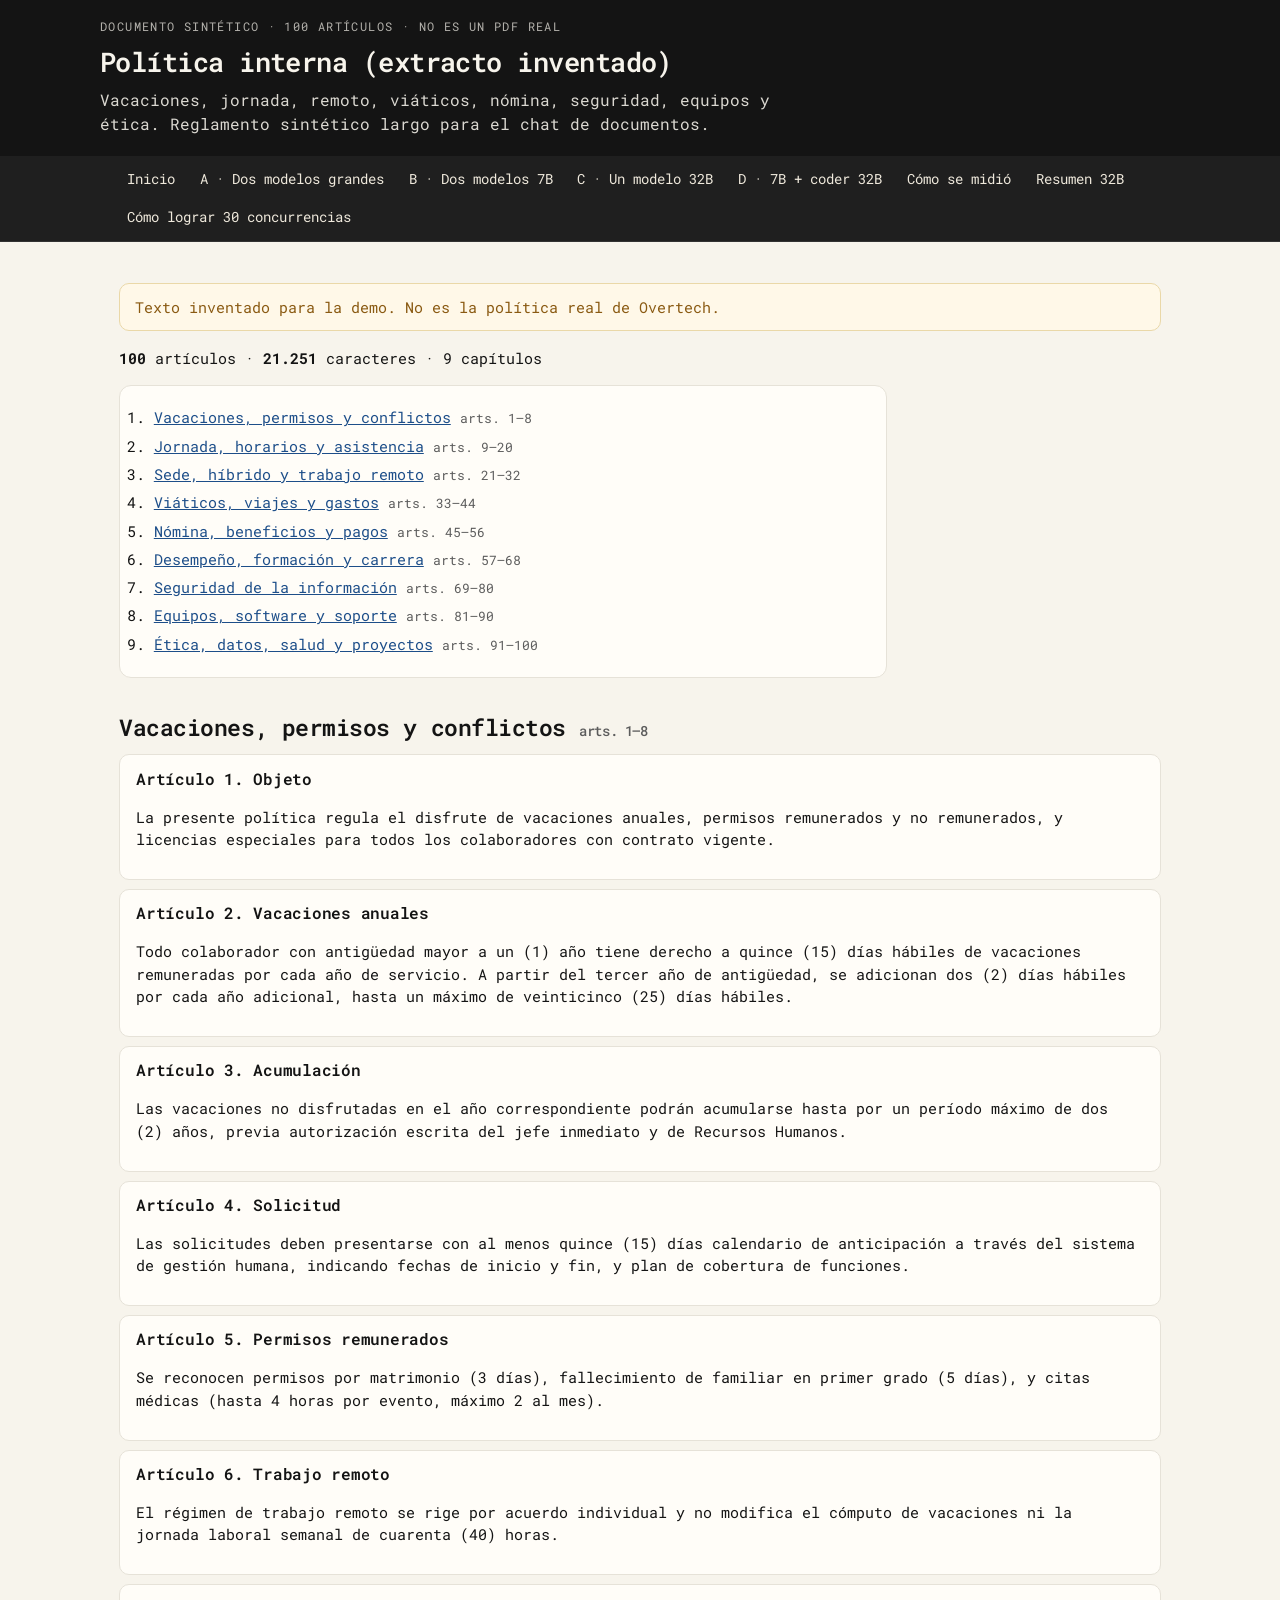
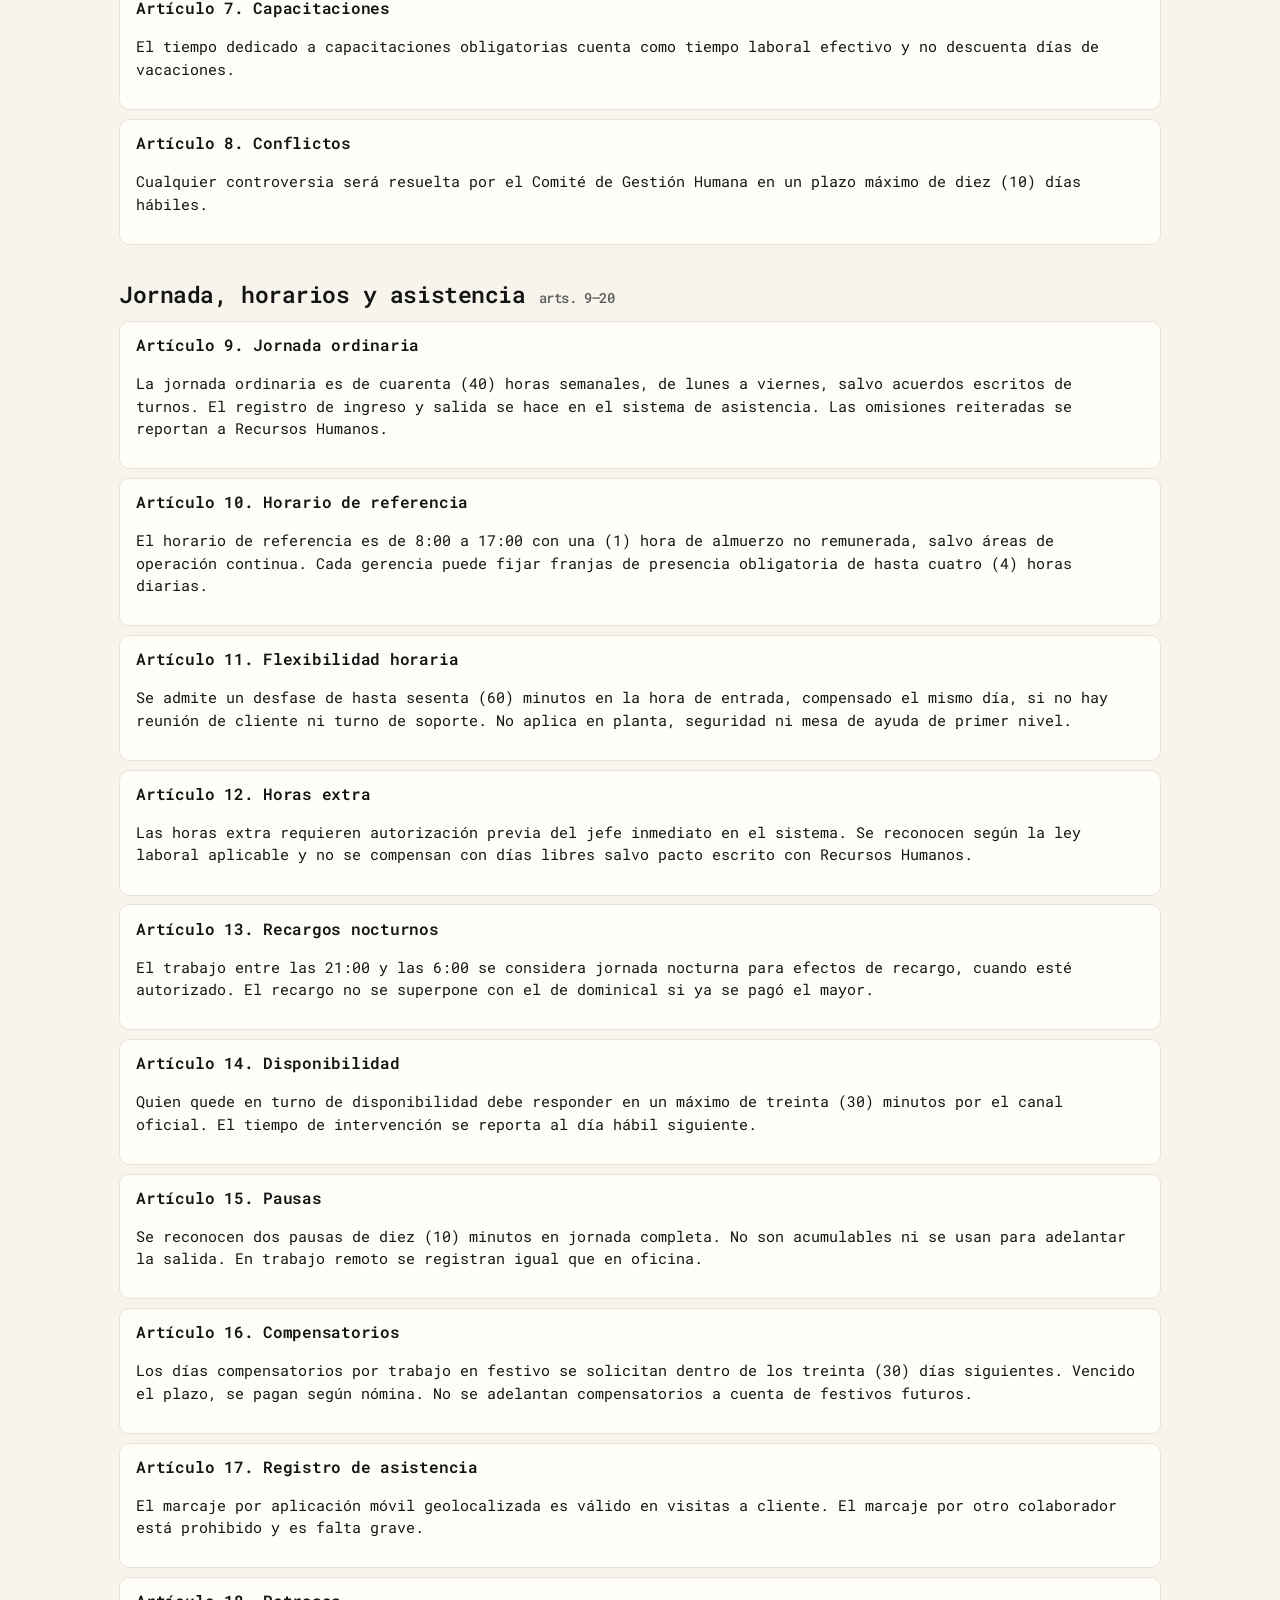
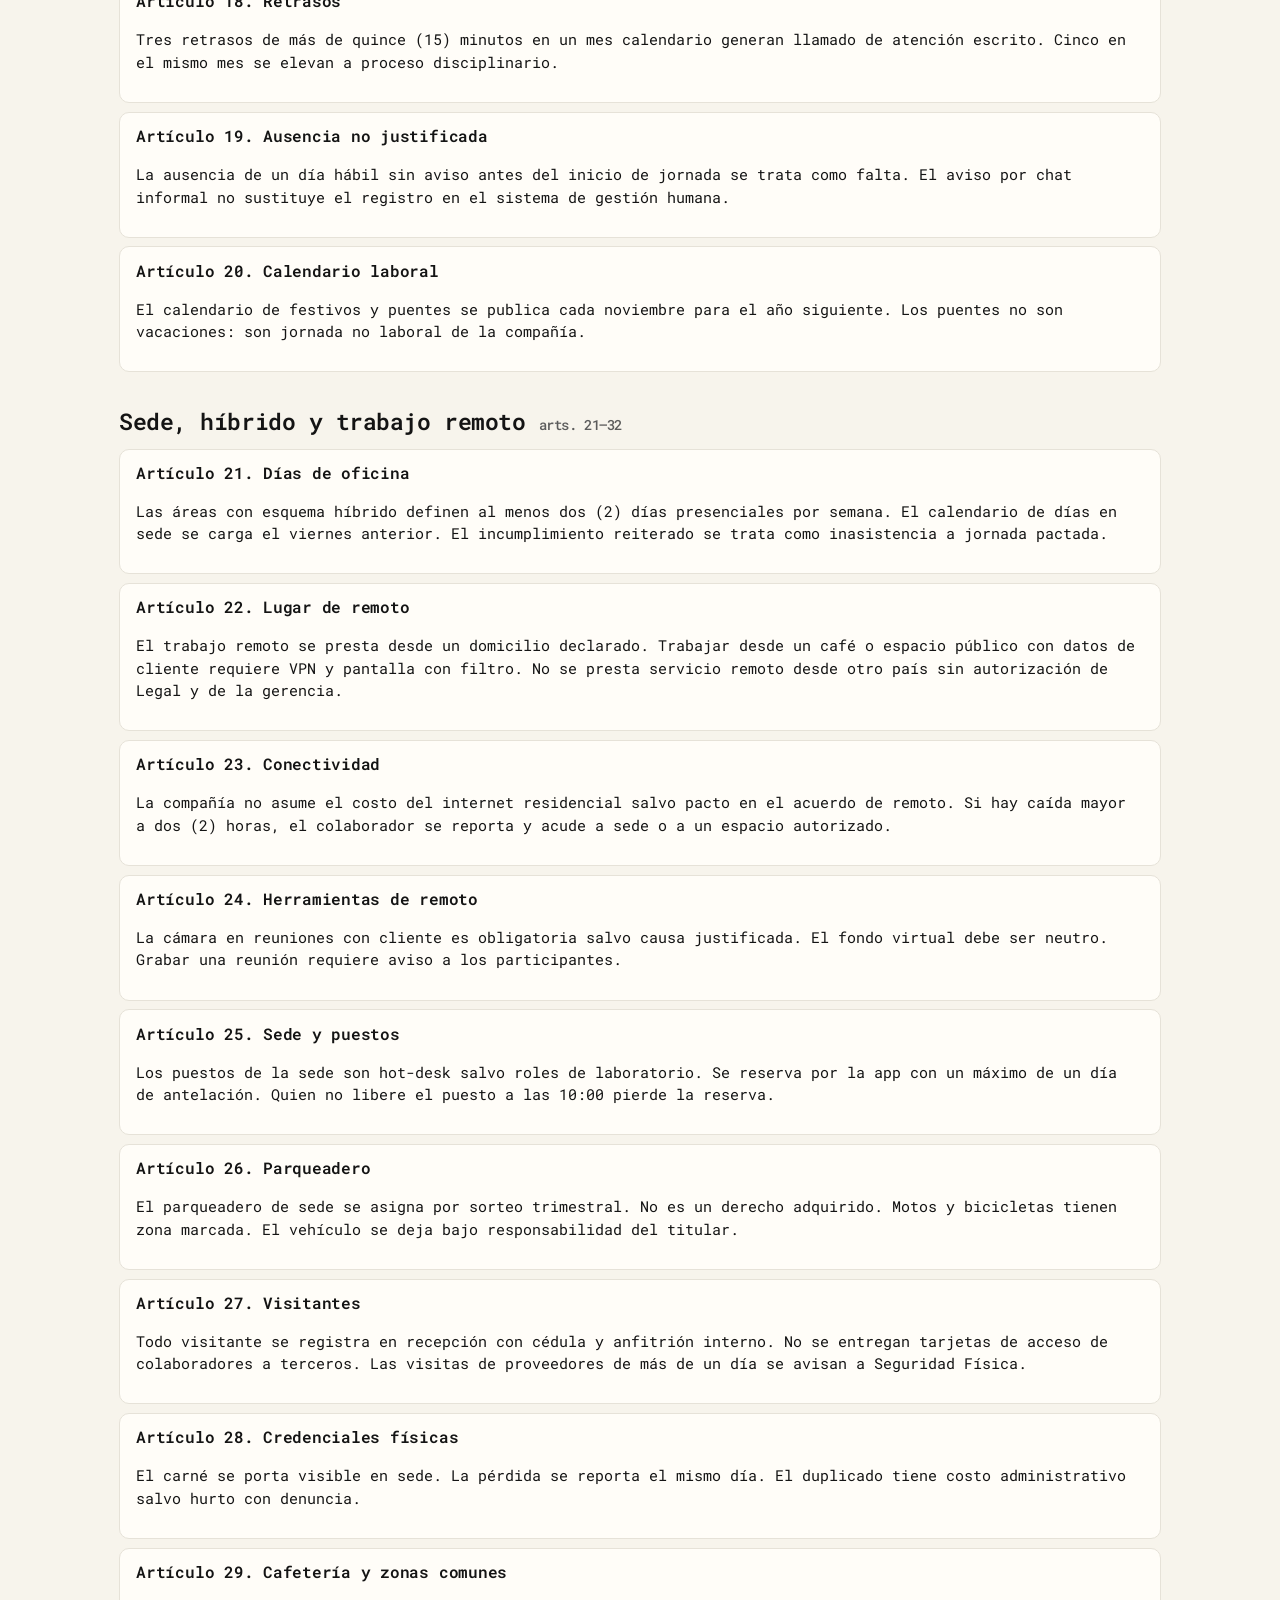
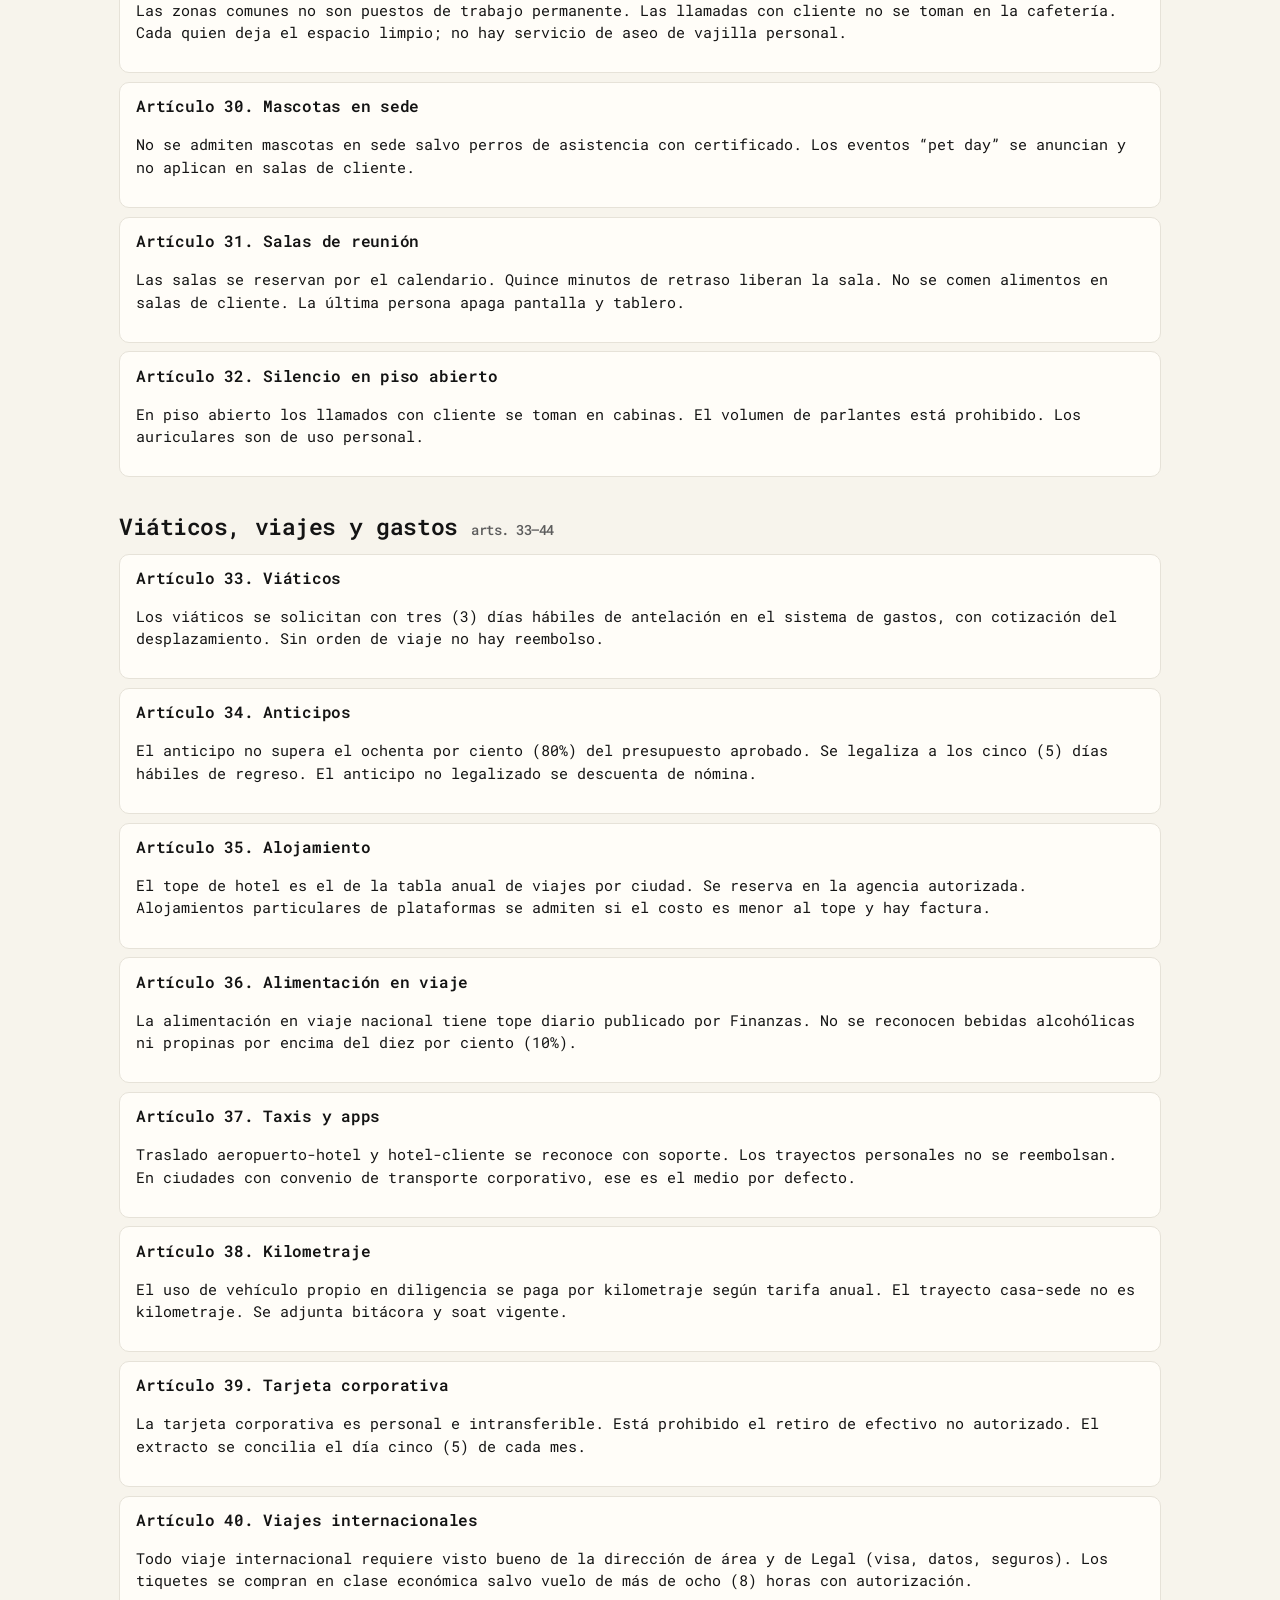
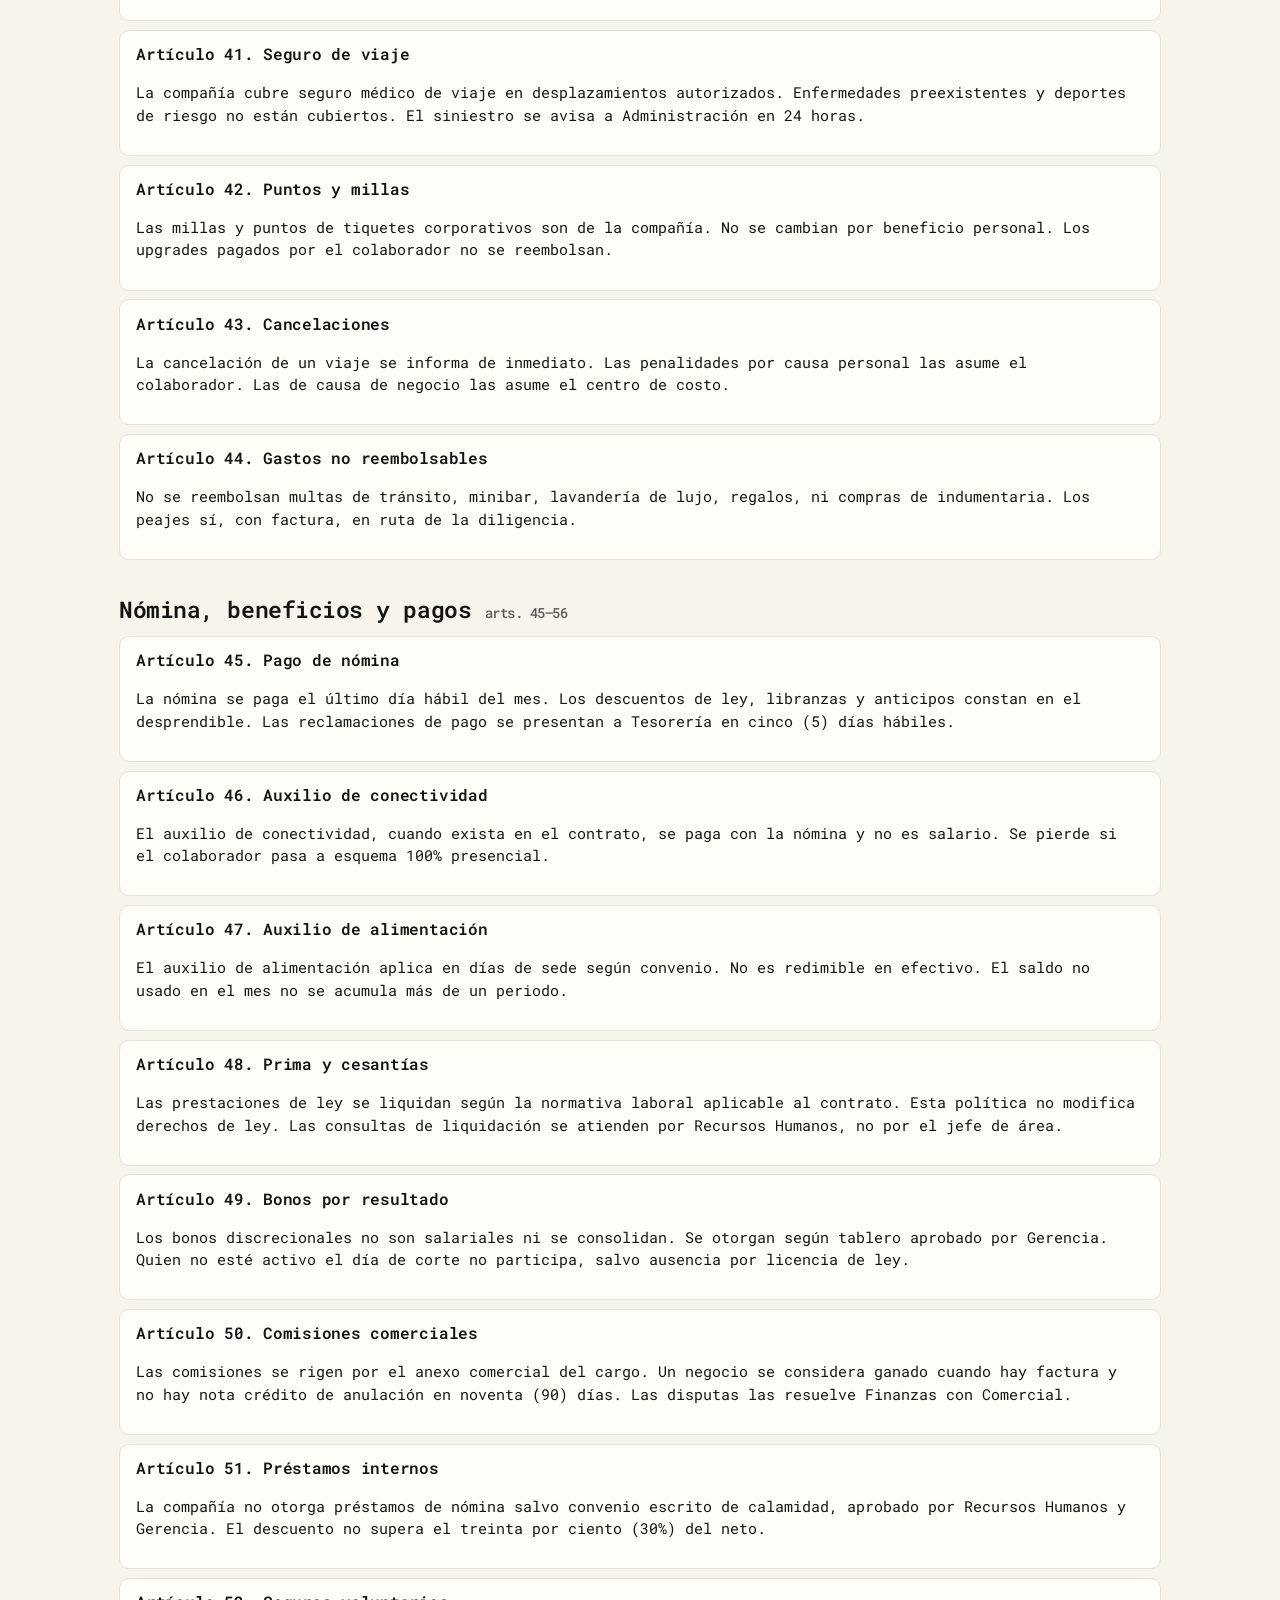
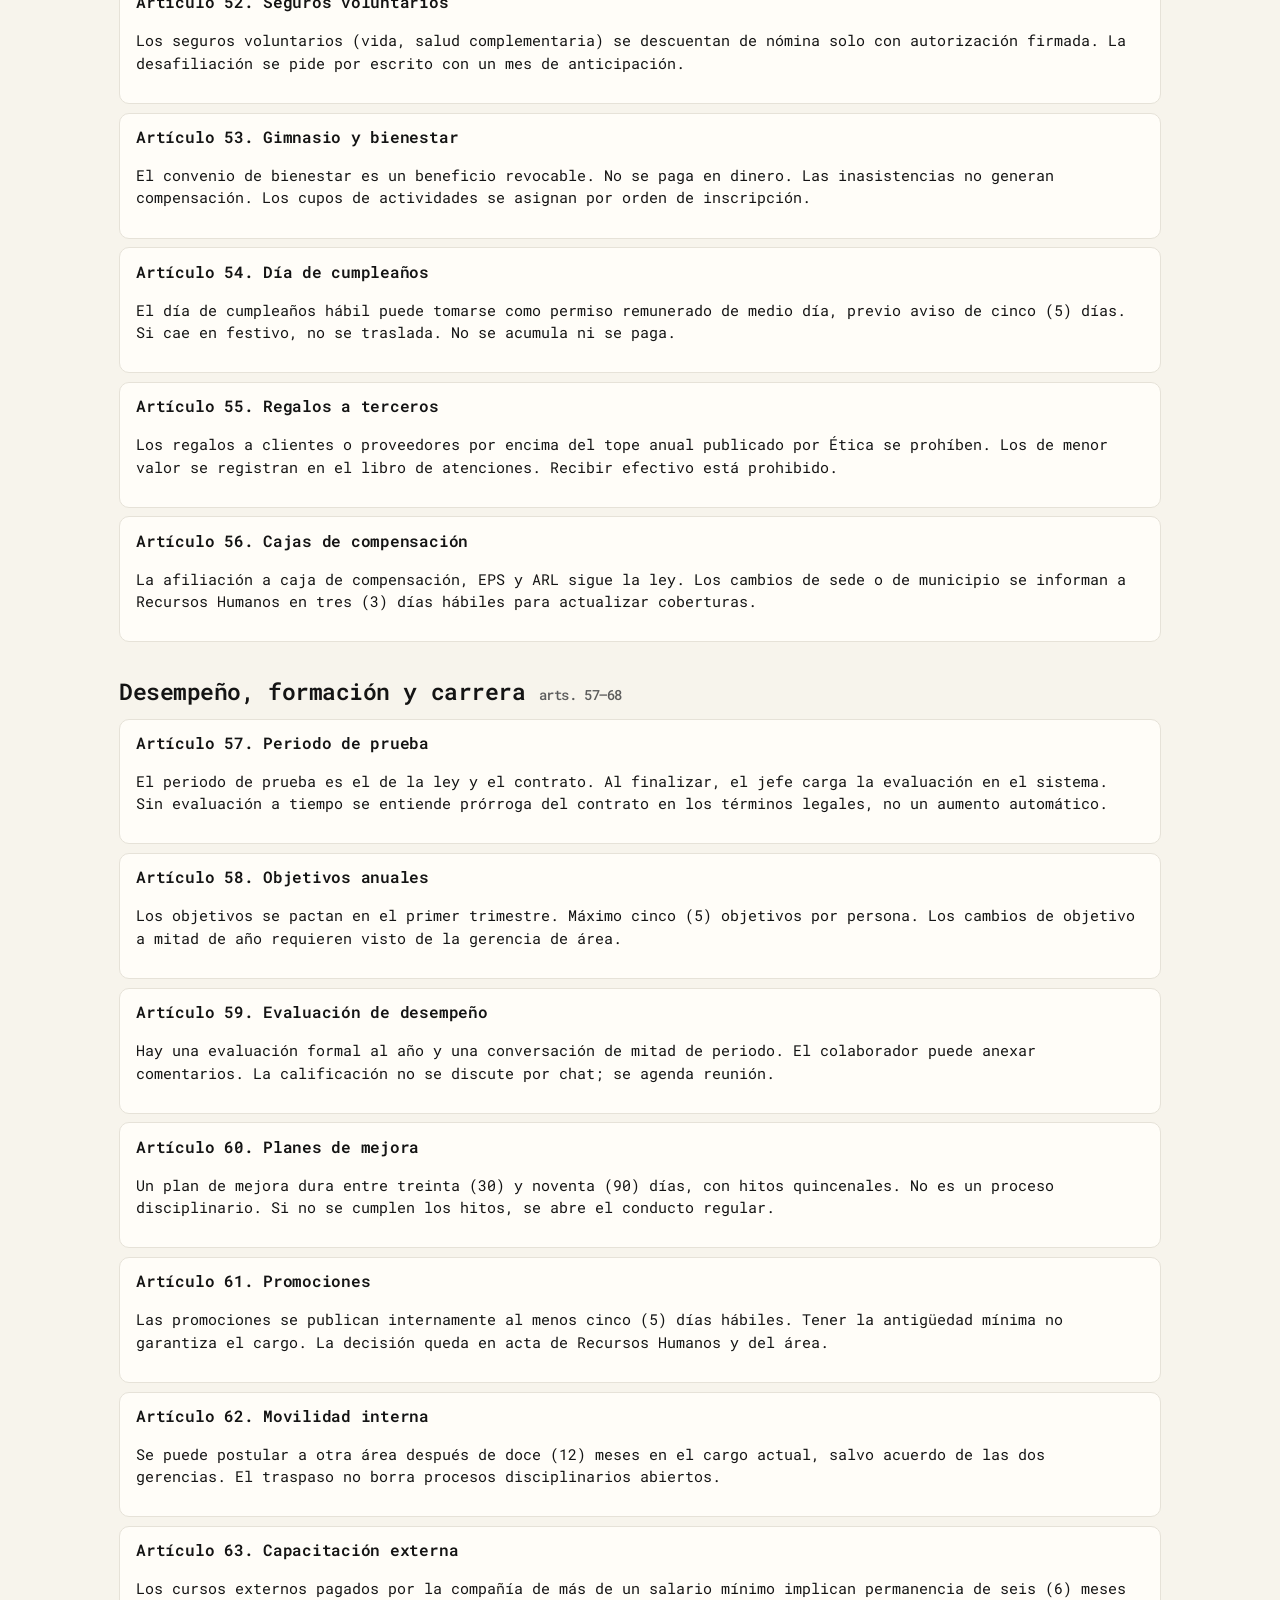
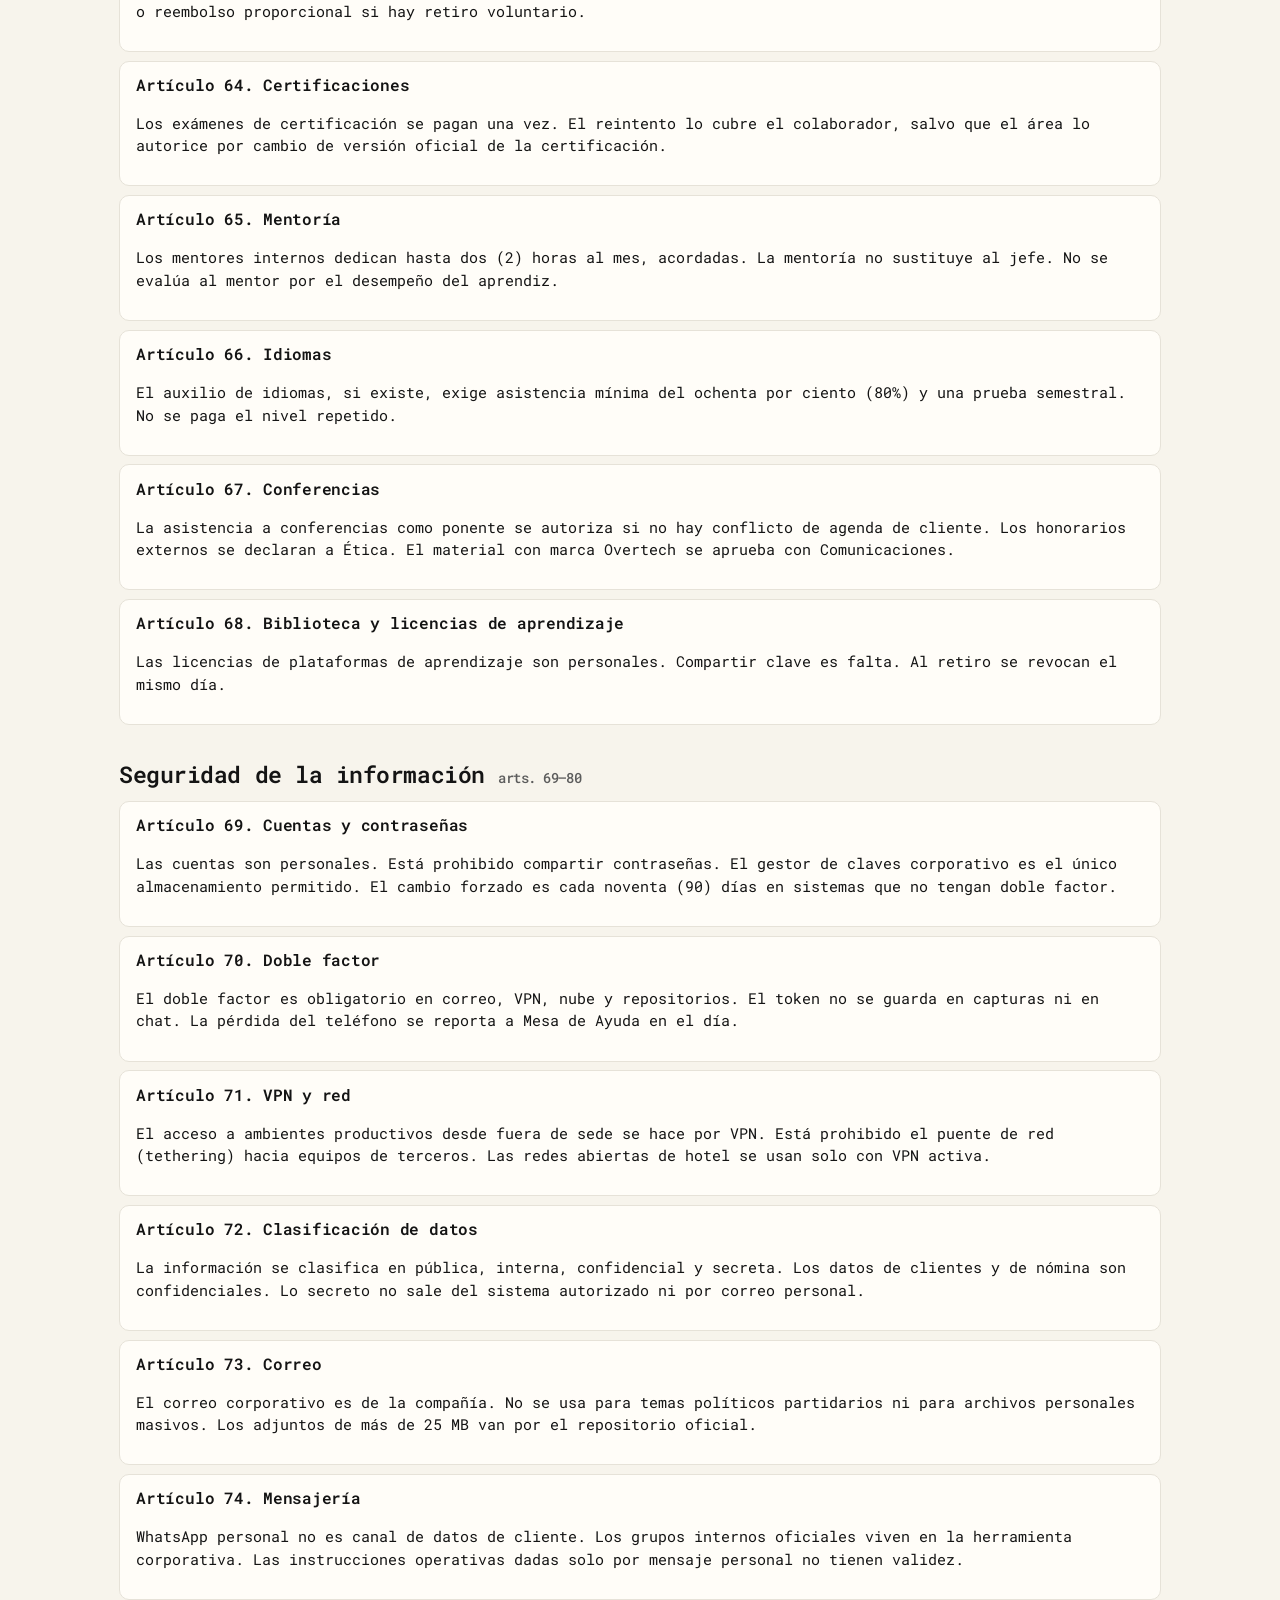
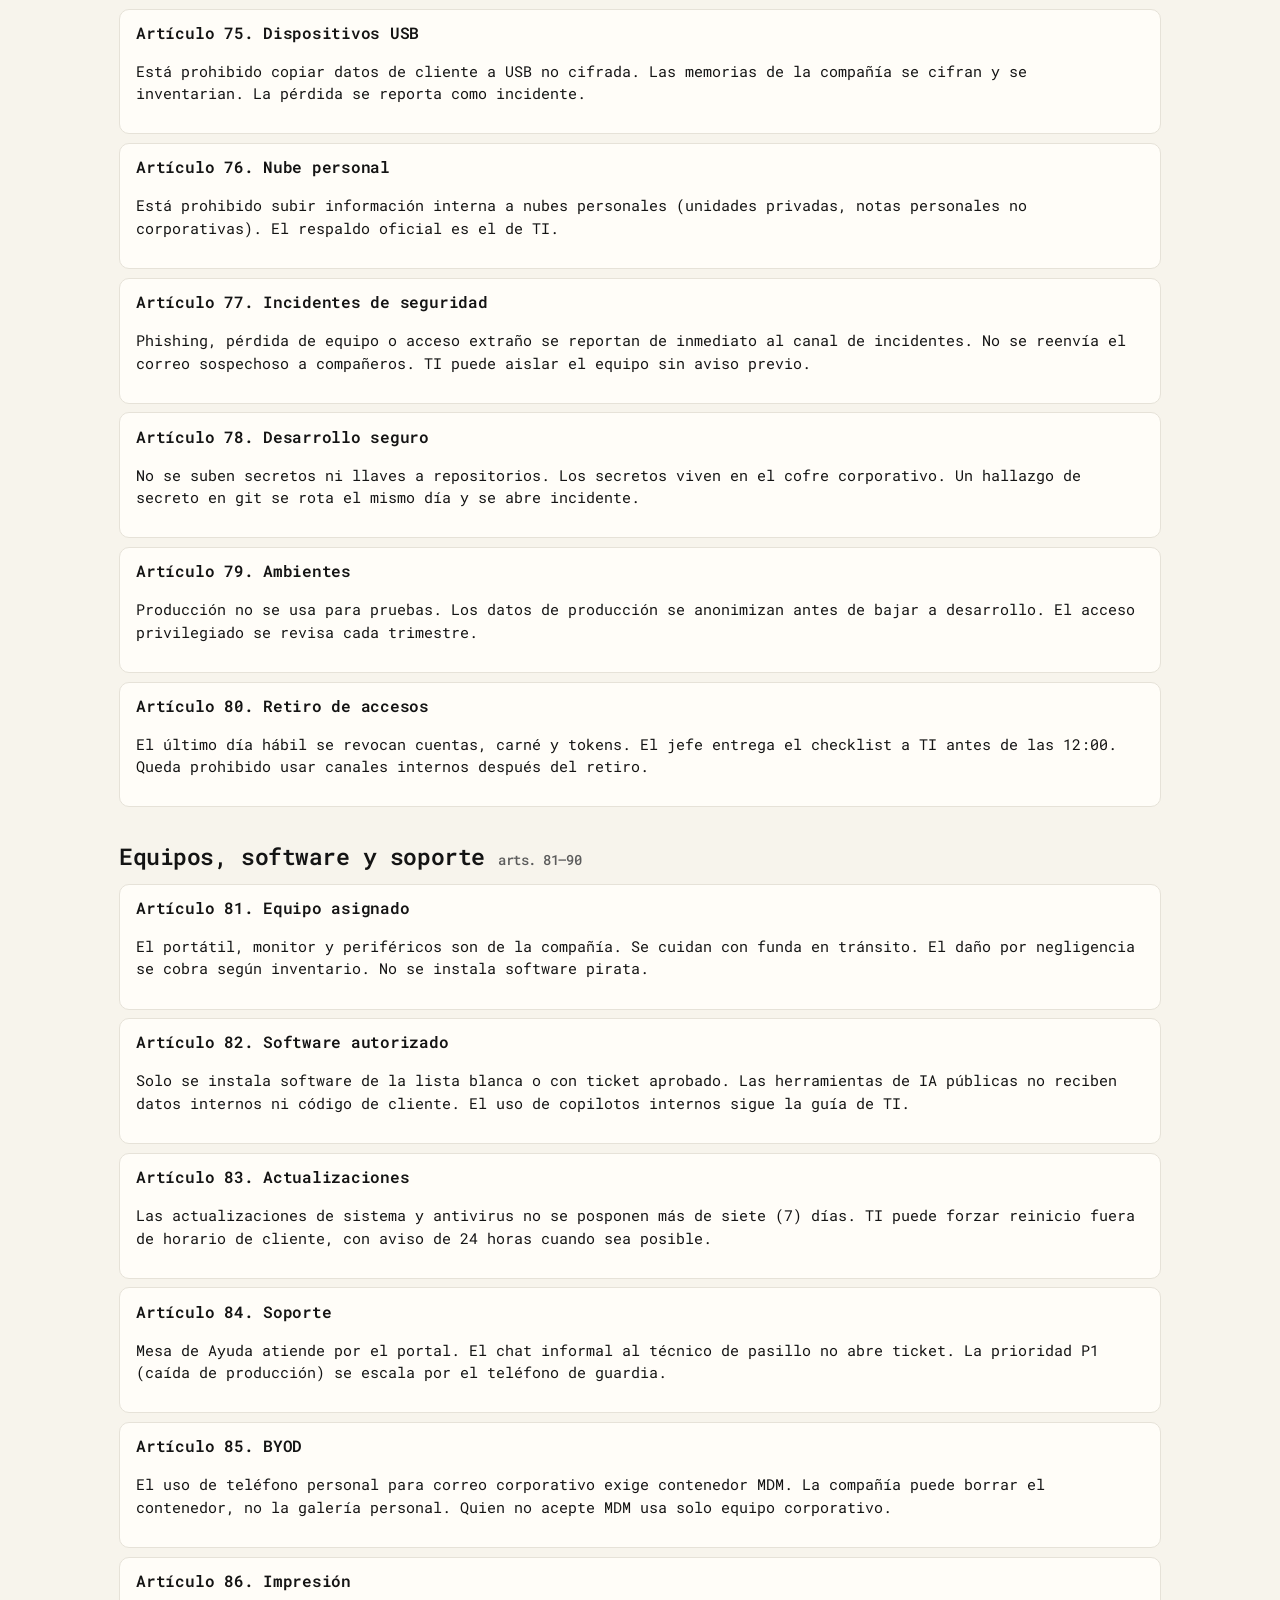
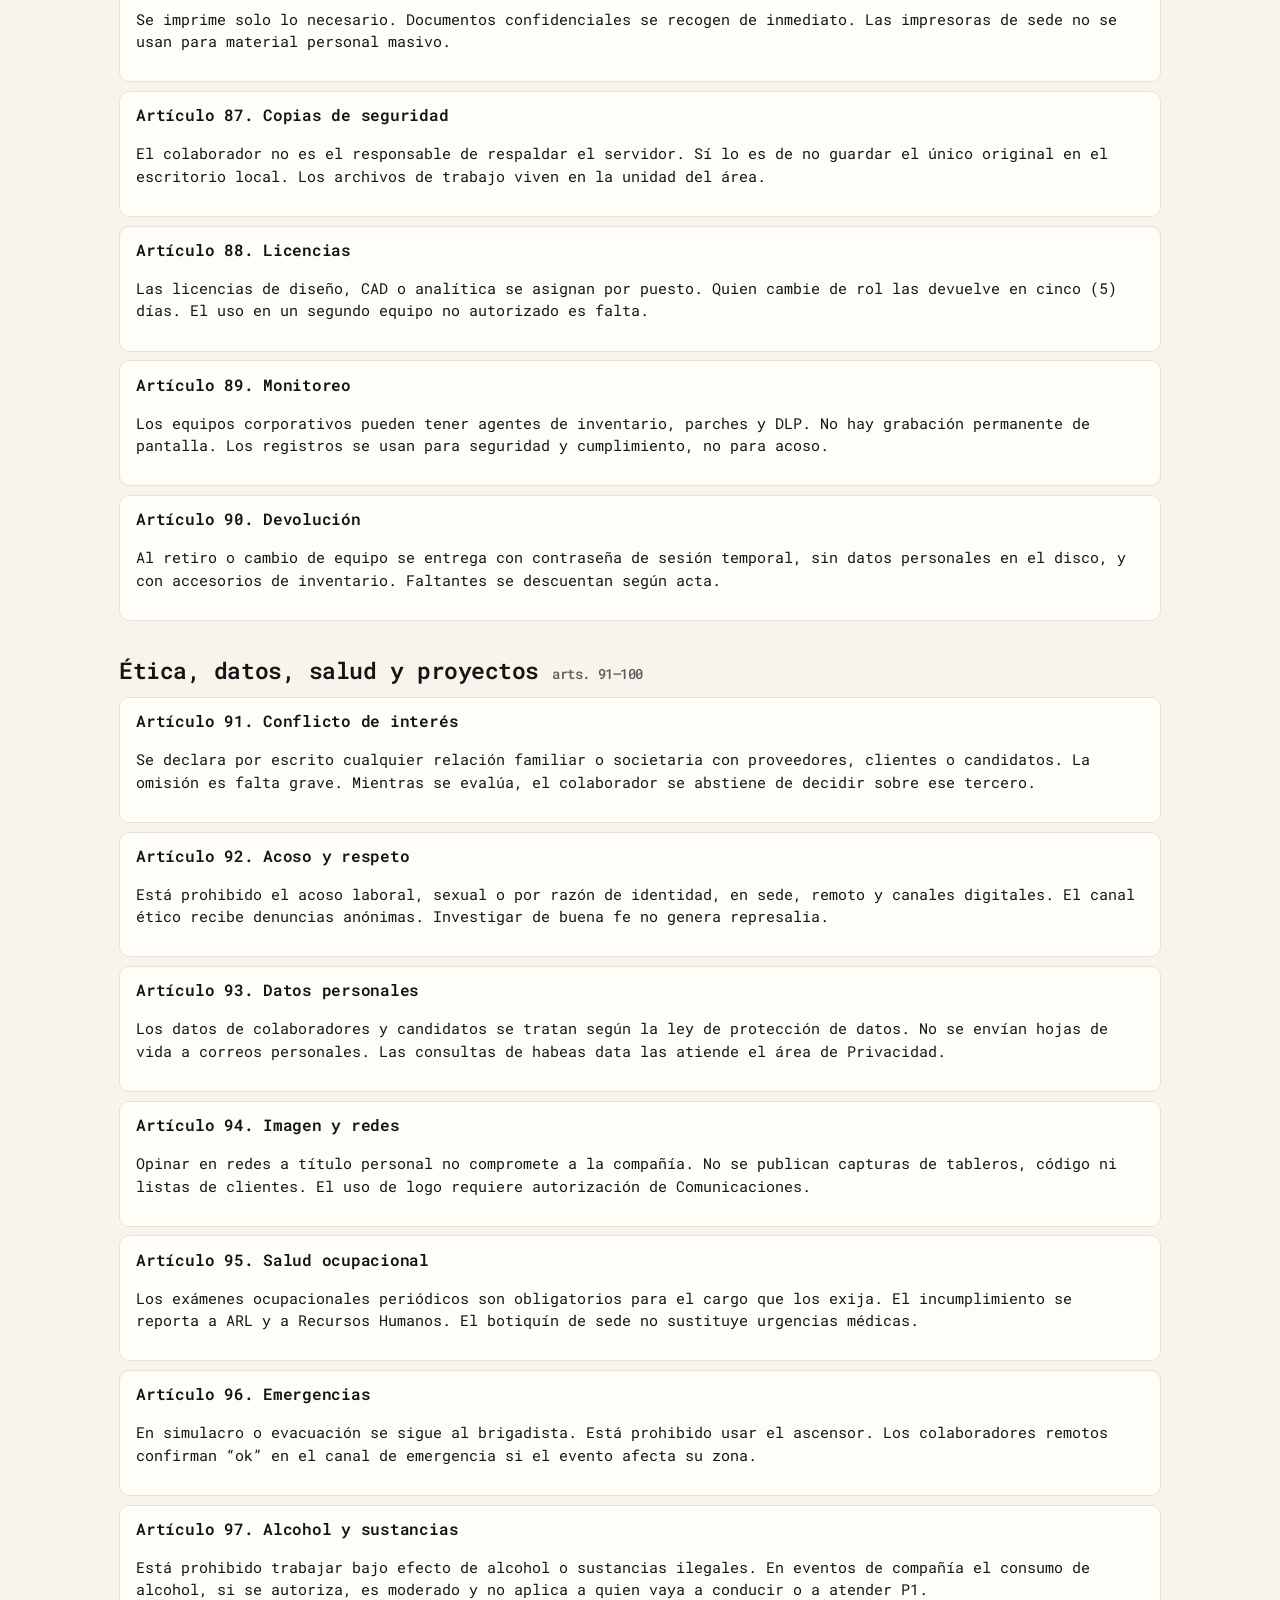
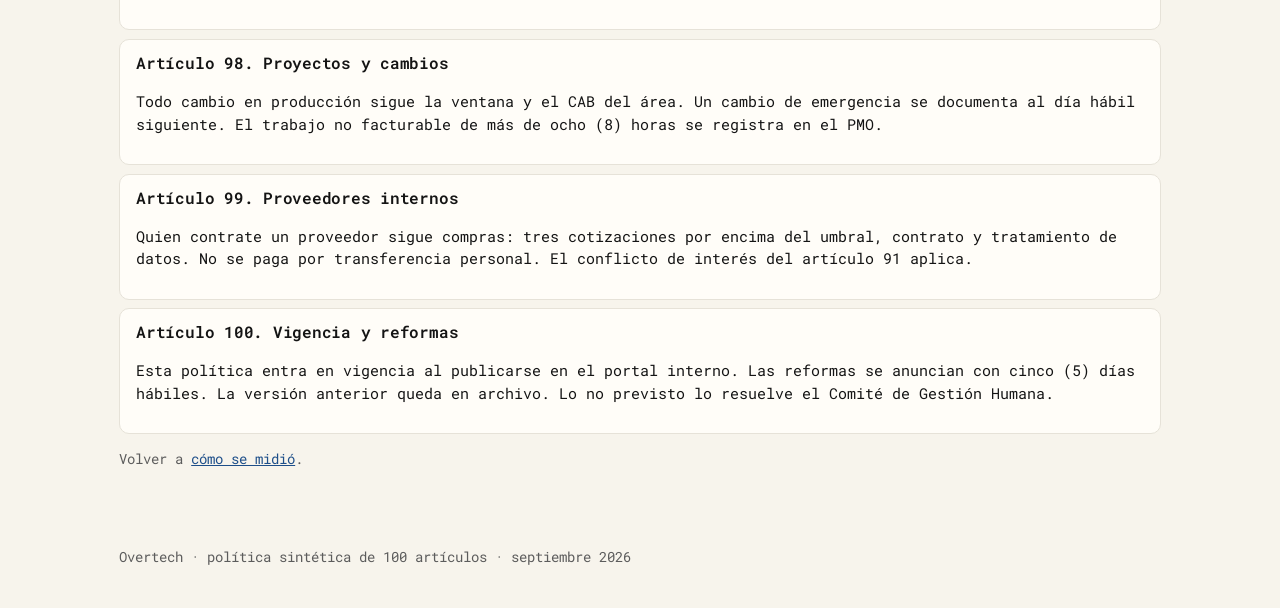
<file: web-resultados/politica.html>
<!doctype html>
<html lang="es">
<head>
  <meta charset="utf-8">
  <meta name="viewport" content="width=device-width, initial-scale=1">
  <title>Política sintética (100 artículos) — Overtech IA</title>
  <link rel="preconnect" href="https://fonts.googleapis.com">
  <link rel="preconnect" href="https://fonts.gstatic.com" crossorigin>
  <link rel="stylesheet" href="estilos.css">
</head>
<body>
  <header class="top">
    <div class="wrap">
      <p class="kicker">Documento sintético · 100 artículos · no es un PDF real</p>
      <h1>Política interna (extracto inventado)</h1>
      <p class="sub">Vacaciones, jornada, remoto, viáticos, nómina, seguridad, equipos y ética. Reglamento sintético largo para el chat de documentos.</p>
    </div>
  </header>
  <nav class="bar" aria-label="Secciones">
    <div class="wrap">
      <a href="index.html">Inicio</a>
      <a href="a-32b.html">A · Dos modelos grandes</a>
      <a href="b-7b.html">B · Dos modelos 7B</a>
      <a href="c-32b-solo.html">C · Un modelo 32B</a>
      <a href="d-7b-32b.html">D · 7B + coder 32B</a>
      <a href="metodo.html">Cómo se midió</a>
      <a href="resumen-32b.html">Resumen 32B</a>
      <a href="30-concurrencias.html">Cómo lograr 30 concurrencias</a>
    </div>
  </nav>
  <main class="wrap doc">
    <p class="note">Texto inventado para la demo. No es la política real de Overtech.</p>
    <p class="meta-doc"><strong>100</strong> artículos · <strong>21.251</strong> caracteres · 9 capítulos</p>
    <ol class="toc">
<li><a href="#cap-1">Vacaciones, permisos y conflictos</a> <span>arts. 1–8</span></li>
<li><a href="#cap-9">Jornada, horarios y asistencia</a> <span>arts. 9–20</span></li>
<li><a href="#cap-21">Sede, híbrido y trabajo remoto</a> <span>arts. 21–32</span></li>
<li><a href="#cap-33">Viáticos, viajes y gastos</a> <span>arts. 33–44</span></li>
<li><a href="#cap-45">Nómina, beneficios y pagos</a> <span>arts. 45–56</span></li>
<li><a href="#cap-57">Desempeño, formación y carrera</a> <span>arts. 57–68</span></li>
<li><a href="#cap-69">Seguridad de la información</a> <span>arts. 69–80</span></li>
<li><a href="#cap-81">Equipos, software y soporte</a> <span>arts. 81–90</span></li>
<li><a href="#cap-91">Ética, datos, salud y proyectos</a> <span>arts. 91–100</span></li>
    </ol>
<h2 id="cap-1">Vacaciones, permisos y conflictos <span>arts. 1–8</span></h2>
<article class="art" id="art-1">
  <h3>Artículo 1. Objeto</h3>
  <p>La presente política regula el disfrute de vacaciones anuales, permisos remunerados y no remunerados, y licencias especiales para todos los colaboradores con contrato vigente.</p>
</article>
<article class="art" id="art-2">
  <h3>Artículo 2. Vacaciones anuales</h3>
  <p>Todo colaborador con antigüedad mayor a un (1) año tiene derecho a quince (15) días hábiles de vacaciones remuneradas por cada año de servicio. A partir del tercer año de antigüedad, se adicionan dos (2) días hábiles por cada año adicional, hasta un máximo de veinticinco (25) días hábiles.</p>
</article>
<article class="art" id="art-3">
  <h3>Artículo 3. Acumulación</h3>
  <p>Las vacaciones no disfrutadas en el año correspondiente podrán acumularse hasta por un período máximo de dos (2) años, previa autorización escrita del jefe inmediato y de Recursos Humanos.</p>
</article>
<article class="art" id="art-4">
  <h3>Artículo 4. Solicitud</h3>
  <p>Las solicitudes deben presentarse con al menos quince (15) días calendario de anticipación a través del sistema de gestión humana, indicando fechas de inicio y fin, y plan de cobertura de funciones.</p>
</article>
<article class="art" id="art-5">
  <h3>Artículo 5. Permisos remunerados</h3>
  <p>Se reconocen permisos por matrimonio (3 días), fallecimiento de familiar en primer grado (5 días), y citas médicas (hasta 4 horas por evento, máximo 2 al mes).</p>
</article>
<article class="art" id="art-6">
  <h3>Artículo 6. Trabajo remoto</h3>
  <p>El régimen de trabajo remoto se rige por acuerdo individual y no modifica el cómputo de vacaciones ni la jornada laboral semanal de cuarenta (40) horas.</p>
</article>
<article class="art" id="art-7">
  <h3>Artículo 7. Capacitaciones</h3>
  <p>El tiempo dedicado a capacitaciones obligatorias cuenta como tiempo laboral efectivo y no descuenta días de vacaciones.</p>
</article>
<article class="art" id="art-8">
  <h3>Artículo 8. Conflictos</h3>
  <p>Cualquier controversia será resuelta por el Comité de Gestión Humana en un plazo máximo de diez (10) días hábiles.</p>
</article>
<h2 id="cap-9">Jornada, horarios y asistencia <span>arts. 9–20</span></h2>
<article class="art" id="art-9">
  <h3>Artículo 9. Jornada ordinaria</h3>
  <p>La jornada ordinaria es de cuarenta (40) horas semanales, de lunes a viernes, salvo acuerdos escritos de turnos. El registro de ingreso y salida se hace en el sistema de asistencia. Las omisiones reiteradas se reportan a Recursos Humanos.</p>
</article>
<article class="art" id="art-10">
  <h3>Artículo 10. Horario de referencia</h3>
  <p>El horario de referencia es de 8:00 a 17:00 con una (1) hora de almuerzo no remunerada, salvo áreas de operación continua. Cada gerencia puede fijar franjas de presencia obligatoria de hasta cuatro (4) horas diarias.</p>
</article>
<article class="art" id="art-11">
  <h3>Artículo 11. Flexibilidad horaria</h3>
  <p>Se admite un desfase de hasta sesenta (60) minutos en la hora de entrada, compensado el mismo día, si no hay reunión de cliente ni turno de soporte. No aplica en planta, seguridad ni mesa de ayuda de primer nivel.</p>
</article>
<article class="art" id="art-12">
  <h3>Artículo 12. Horas extra</h3>
  <p>Las horas extra requieren autorización previa del jefe inmediato en el sistema. Se reconocen según la ley laboral aplicable y no se compensan con días libres salvo pacto escrito con Recursos Humanos.</p>
</article>
<article class="art" id="art-13">
  <h3>Artículo 13. Recargos nocturnos</h3>
  <p>El trabajo entre las 21:00 y las 6:00 se considera jornada nocturna para efectos de recargo, cuando esté autorizado. El recargo no se superpone con el de dominical si ya se pagó el mayor.</p>
</article>
<article class="art" id="art-14">
  <h3>Artículo 14. Disponibilidad</h3>
  <p>Quien quede en turno de disponibilidad debe responder en un máximo de treinta (30) minutos por el canal oficial. El tiempo de intervención se reporta al día hábil siguiente.</p>
</article>
<article class="art" id="art-15">
  <h3>Artículo 15. Pausas</h3>
  <p>Se reconocen dos pausas de diez (10) minutos en jornada completa. No son acumulables ni se usan para adelantar la salida. En trabajo remoto se registran igual que en oficina.</p>
</article>
<article class="art" id="art-16">
  <h3>Artículo 16. Compensatorios</h3>
  <p>Los días compensatorios por trabajo en festivo se solicitan dentro de los treinta (30) días siguientes. Vencido el plazo, se pagan según nómina. No se adelantan compensatorios a cuenta de festivos futuros.</p>
</article>
<article class="art" id="art-17">
  <h3>Artículo 17. Registro de asistencia</h3>
  <p>El marcaje por aplicación móvil geolocalizada es válido en visitas a cliente. El marcaje por otro colaborador está prohibido y es falta grave.</p>
</article>
<article class="art" id="art-18">
  <h3>Artículo 18. Retrasos</h3>
  <p>Tres retrasos de más de quince (15) minutos en un mes calendario generan llamado de atención escrito. Cinco en el mismo mes se elevan a proceso disciplinario.</p>
</article>
<article class="art" id="art-19">
  <h3>Artículo 19. Ausencia no justificada</h3>
  <p>La ausencia de un día hábil sin aviso antes del inicio de jornada se trata como falta. El aviso por chat informal no sustituye el registro en el sistema de gestión humana.</p>
</article>
<article class="art" id="art-20">
  <h3>Artículo 20. Calendario laboral</h3>
  <p>El calendario de festivos y puentes se publica cada noviembre para el año siguiente. Los puentes no son vacaciones: son jornada no laboral de la compañía.</p>
</article>
<h2 id="cap-21">Sede, híbrido y trabajo remoto <span>arts. 21–32</span></h2>
<article class="art" id="art-21">
  <h3>Artículo 21. Días de oficina</h3>
  <p>Las áreas con esquema híbrido definen al menos dos (2) días presenciales por semana. El calendario de días en sede se carga el viernes anterior. El incumplimiento reiterado se trata como inasistencia a jornada pactada.</p>
</article>
<article class="art" id="art-22">
  <h3>Artículo 22. Lugar de remoto</h3>
  <p>El trabajo remoto se presta desde un domicilio declarado. Trabajar desde un café o espacio público con datos de cliente requiere VPN y pantalla con filtro. No se presta servicio remoto desde otro país sin autorización de Legal y de la gerencia.</p>
</article>
<article class="art" id="art-23">
  <h3>Artículo 23. Conectividad</h3>
  <p>La compañía no asume el costo del internet residencial salvo pacto en el acuerdo de remoto. Si hay caída mayor a dos (2) horas, el colaborador se reporta y acude a sede o a un espacio autorizado.</p>
</article>
<article class="art" id="art-24">
  <h3>Artículo 24. Herramientas de remoto</h3>
  <p>La cámara en reuniones con cliente es obligatoria salvo causa justificada. El fondo virtual debe ser neutro. Grabar una reunión requiere aviso a los participantes.</p>
</article>
<article class="art" id="art-25">
  <h3>Artículo 25. Sede y puestos</h3>
  <p>Los puestos de la sede son hot-desk salvo roles de laboratorio. Se reserva por la app con un máximo de un día de antelación. Quien no libere el puesto a las 10:00 pierde la reserva.</p>
</article>
<article class="art" id="art-26">
  <h3>Artículo 26. Parqueadero</h3>
  <p>El parqueadero de sede se asigna por sorteo trimestral. No es un derecho adquirido. Motos y bicicletas tienen zona marcada. El vehículo se deja bajo responsabilidad del titular.</p>
</article>
<article class="art" id="art-27">
  <h3>Artículo 27. Visitantes</h3>
  <p>Todo visitante se registra en recepción con cédula y anfitrión interno. No se entregan tarjetas de acceso de colaboradores a terceros. Las visitas de proveedores de más de un día se avisan a Seguridad Física.</p>
</article>
<article class="art" id="art-28">
  <h3>Artículo 28. Credenciales físicas</h3>
  <p>El carné se porta visible en sede. La pérdida se reporta el mismo día. El duplicado tiene costo administrativo salvo hurto con denuncia.</p>
</article>
<article class="art" id="art-29">
  <h3>Artículo 29. Cafetería y zonas comunes</h3>
  <p>Las zonas comunes no son puestos de trabajo permanente. Las llamadas con cliente no se toman en la cafetería. Cada quien deja el espacio limpio; no hay servicio de aseo de vajilla personal.</p>
</article>
<article class="art" id="art-30">
  <h3>Artículo 30. Mascotas en sede</h3>
  <p>No se admiten mascotas en sede salvo perros de asistencia con certificado. Los eventos “pet day” se anuncian y no aplican en salas de cliente.</p>
</article>
<article class="art" id="art-31">
  <h3>Artículo 31. Salas de reunión</h3>
  <p>Las salas se reservan por el calendario. Quince minutos de retraso liberan la sala. No se comen alimentos en salas de cliente. La última persona apaga pantalla y tablero.</p>
</article>
<article class="art" id="art-32">
  <h3>Artículo 32. Silencio en piso abierto</h3>
  <p>En piso abierto los llamados con cliente se toman en cabinas. El volumen de parlantes está prohibido. Los auriculares son de uso personal.</p>
</article>
<h2 id="cap-33">Viáticos, viajes y gastos <span>arts. 33–44</span></h2>
<article class="art" id="art-33">
  <h3>Artículo 33. Viáticos</h3>
  <p>Los viáticos se solicitan con tres (3) días hábiles de antelación en el sistema de gastos, con cotización del desplazamiento. Sin orden de viaje no hay reembolso.</p>
</article>
<article class="art" id="art-34">
  <h3>Artículo 34. Anticipos</h3>
  <p>El anticipo no supera el ochenta por ciento (80%) del presupuesto aprobado. Se legaliza a los cinco (5) días hábiles de regreso. El anticipo no legalizado se descuenta de nómina.</p>
</article>
<article class="art" id="art-35">
  <h3>Artículo 35. Alojamiento</h3>
  <p>El tope de hotel es el de la tabla anual de viajes por ciudad. Se reserva en la agencia autorizada. Alojamientos particulares de plataformas se admiten si el costo es menor al tope y hay factura.</p>
</article>
<article class="art" id="art-36">
  <h3>Artículo 36. Alimentación en viaje</h3>
  <p>La alimentación en viaje nacional tiene tope diario publicado por Finanzas. No se reconocen bebidas alcohólicas ni propinas por encima del diez por ciento (10%).</p>
</article>
<article class="art" id="art-37">
  <h3>Artículo 37. Taxis y apps</h3>
  <p>Traslado aeropuerto-hotel y hotel-cliente se reconoce con soporte. Los trayectos personales no se reembolsan. En ciudades con convenio de transporte corporativo, ese es el medio por defecto.</p>
</article>
<article class="art" id="art-38">
  <h3>Artículo 38. Kilometraje</h3>
  <p>El uso de vehículo propio en diligencia se paga por kilometraje según tarifa anual. El trayecto casa-sede no es kilometraje. Se adjunta bitácora y soat vigente.</p>
</article>
<article class="art" id="art-39">
  <h3>Artículo 39. Tarjeta corporativa</h3>
  <p>La tarjeta corporativa es personal e intransferible. Está prohibido el retiro de efectivo no autorizado. El extracto se concilia el día cinco (5) de cada mes.</p>
</article>
<article class="art" id="art-40">
  <h3>Artículo 40. Viajes internacionales</h3>
  <p>Todo viaje internacional requiere visto bueno de la dirección de área y de Legal (visa, datos, seguros). Los tiquetes se compran en clase económica salvo vuelo de más de ocho (8) horas con autorización.</p>
</article>
<article class="art" id="art-41">
  <h3>Artículo 41. Seguro de viaje</h3>
  <p>La compañía cubre seguro médico de viaje en desplazamientos autorizados. Enfermedades preexistentes y deportes de riesgo no están cubiertos. El siniestro se avisa a Administración en 24 horas.</p>
</article>
<article class="art" id="art-42">
  <h3>Artículo 42. Puntos y millas</h3>
  <p>Las millas y puntos de tiquetes corporativos son de la compañía. No se cambian por beneficio personal. Los upgrades pagados por el colaborador no se reembolsan.</p>
</article>
<article class="art" id="art-43">
  <h3>Artículo 43. Cancelaciones</h3>
  <p>La cancelación de un viaje se informa de inmediato. Las penalidades por causa personal las asume el colaborador. Las de causa de negocio las asume el centro de costo.</p>
</article>
<article class="art" id="art-44">
  <h3>Artículo 44. Gastos no reembolsables</h3>
  <p>No se reembolsan multas de tránsito, minibar, lavandería de lujo, regalos, ni compras de indumentaria. Los peajes sí, con factura, en ruta de la diligencia.</p>
</article>
<h2 id="cap-45">Nómina, beneficios y pagos <span>arts. 45–56</span></h2>
<article class="art" id="art-45">
  <h3>Artículo 45. Pago de nómina</h3>
  <p>La nómina se paga el último día hábil del mes. Los descuentos de ley, libranzas y anticipos constan en el desprendible. Las reclamaciones de pago se presentan a Tesorería en cinco (5) días hábiles.</p>
</article>
<article class="art" id="art-46">
  <h3>Artículo 46. Auxilio de conectividad</h3>
  <p>El auxilio de conectividad, cuando exista en el contrato, se paga con la nómina y no es salario. Se pierde si el colaborador pasa a esquema 100% presencial.</p>
</article>
<article class="art" id="art-47">
  <h3>Artículo 47. Auxilio de alimentación</h3>
  <p>El auxilio de alimentación aplica en días de sede según convenio. No es redimible en efectivo. El saldo no usado en el mes no se acumula más de un periodo.</p>
</article>
<article class="art" id="art-48">
  <h3>Artículo 48. Prima y cesantías</h3>
  <p>Las prestaciones de ley se liquidan según la normativa laboral aplicable al contrato. Esta política no modifica derechos de ley. Las consultas de liquidación se atienden por Recursos Humanos, no por el jefe de área.</p>
</article>
<article class="art" id="art-49">
  <h3>Artículo 49. Bonos por resultado</h3>
  <p>Los bonos discrecionales no son salariales ni se consolidan. Se otorgan según tablero aprobado por Gerencia. Quien no esté activo el día de corte no participa, salvo ausencia por licencia de ley.</p>
</article>
<article class="art" id="art-50">
  <h3>Artículo 50. Comisiones comerciales</h3>
  <p>Las comisiones se rigen por el anexo comercial del cargo. Un negocio se considera ganado cuando hay factura y no hay nota crédito de anulación en noventa (90) días. Las disputas las resuelve Finanzas con Comercial.</p>
</article>
<article class="art" id="art-51">
  <h3>Artículo 51. Préstamos internos</h3>
  <p>La compañía no otorga préstamos de nómina salvo convenio escrito de calamidad, aprobado por Recursos Humanos y Gerencia. El descuento no supera el treinta por ciento (30%) del neto.</p>
</article>
<article class="art" id="art-52">
  <h3>Artículo 52. Seguros voluntarios</h3>
  <p>Los seguros voluntarios (vida, salud complementaria) se descuentan de nómina solo con autorización firmada. La desafiliación se pide por escrito con un mes de anticipación.</p>
</article>
<article class="art" id="art-53">
  <h3>Artículo 53. Gimnasio y bienestar</h3>
  <p>El convenio de bienestar es un beneficio revocable. No se paga en dinero. Las inasistencias no generan compensación. Los cupos de actividades se asignan por orden de inscripción.</p>
</article>
<article class="art" id="art-54">
  <h3>Artículo 54. Día de cumpleaños</h3>
  <p>El día de cumpleaños hábil puede tomarse como permiso remunerado de medio día, previo aviso de cinco (5) días. Si cae en festivo, no se traslada. No se acumula ni se paga.</p>
</article>
<article class="art" id="art-55">
  <h3>Artículo 55. Regalos a terceros</h3>
  <p>Los regalos a clientes o proveedores por encima del tope anual publicado por Ética se prohíben. Los de menor valor se registran en el libro de atenciones. Recibir efectivo está prohibido.</p>
</article>
<article class="art" id="art-56">
  <h3>Artículo 56. Cajas de compensación</h3>
  <p>La afiliación a caja de compensación, EPS y ARL sigue la ley. Los cambios de sede o de municipio se informan a Recursos Humanos en tres (3) días hábiles para actualizar coberturas.</p>
</article>
<h2 id="cap-57">Desempeño, formación y carrera <span>arts. 57–68</span></h2>
<article class="art" id="art-57">
  <h3>Artículo 57. Periodo de prueba</h3>
  <p>El periodo de prueba es el de la ley y el contrato. Al finalizar, el jefe carga la evaluación en el sistema. Sin evaluación a tiempo se entiende prórroga del contrato en los términos legales, no un aumento automático.</p>
</article>
<article class="art" id="art-58">
  <h3>Artículo 58. Objetivos anuales</h3>
  <p>Los objetivos se pactan en el primer trimestre. Máximo cinco (5) objetivos por persona. Los cambios de objetivo a mitad de año requieren visto de la gerencia de área.</p>
</article>
<article class="art" id="art-59">
  <h3>Artículo 59. Evaluación de desempeño</h3>
  <p>Hay una evaluación formal al año y una conversación de mitad de periodo. El colaborador puede anexar comentarios. La calificación no se discute por chat; se agenda reunión.</p>
</article>
<article class="art" id="art-60">
  <h3>Artículo 60. Planes de mejora</h3>
  <p>Un plan de mejora dura entre treinta (30) y noventa (90) días, con hitos quincenales. No es un proceso disciplinario. Si no se cumplen los hitos, se abre el conducto regular.</p>
</article>
<article class="art" id="art-61">
  <h3>Artículo 61. Promociones</h3>
  <p>Las promociones se publican internamente al menos cinco (5) días hábiles. Tener la antigüedad mínima no garantiza el cargo. La decisión queda en acta de Recursos Humanos y del área.</p>
</article>
<article class="art" id="art-62">
  <h3>Artículo 62. Movilidad interna</h3>
  <p>Se puede postular a otra área después de doce (12) meses en el cargo actual, salvo acuerdo de las dos gerencias. El traspaso no borra procesos disciplinarios abiertos.</p>
</article>
<article class="art" id="art-63">
  <h3>Artículo 63. Capacitación externa</h3>
  <p>Los cursos externos pagados por la compañía de más de un salario mínimo implican permanencia de seis (6) meses o reembolso proporcional si hay retiro voluntario.</p>
</article>
<article class="art" id="art-64">
  <h3>Artículo 64. Certificaciones</h3>
  <p>Los exámenes de certificación se pagan una vez. El reintento lo cubre el colaborador, salvo que el área lo autorice por cambio de versión oficial de la certificación.</p>
</article>
<article class="art" id="art-65">
  <h3>Artículo 65. Mentoría</h3>
  <p>Los mentores internos dedican hasta dos (2) horas al mes, acordadas. La mentoría no sustituye al jefe. No se evalúa al mentor por el desempeño del aprendiz.</p>
</article>
<article class="art" id="art-66">
  <h3>Artículo 66. Idiomas</h3>
  <p>El auxilio de idiomas, si existe, exige asistencia mínima del ochenta por ciento (80%) y una prueba semestral. No se paga el nivel repetido.</p>
</article>
<article class="art" id="art-67">
  <h3>Artículo 67. Conferencias</h3>
  <p>La asistencia a conferencias como ponente se autoriza si no hay conflicto de agenda de cliente. Los honorarios externos se declaran a Ética. El material con marca Overtech se aprueba con Comunicaciones.</p>
</article>
<article class="art" id="art-68">
  <h3>Artículo 68. Biblioteca y licencias de aprendizaje</h3>
  <p>Las licencias de plataformas de aprendizaje son personales. Compartir clave es falta. Al retiro se revocan el mismo día.</p>
</article>
<h2 id="cap-69">Seguridad de la información <span>arts. 69–80</span></h2>
<article class="art" id="art-69">
  <h3>Artículo 69. Cuentas y contraseñas</h3>
  <p>Las cuentas son personales. Está prohibido compartir contraseñas. El gestor de claves corporativo es el único almacenamiento permitido. El cambio forzado es cada noventa (90) días en sistemas que no tengan doble factor.</p>
</article>
<article class="art" id="art-70">
  <h3>Artículo 70. Doble factor</h3>
  <p>El doble factor es obligatorio en correo, VPN, nube y repositorios. El token no se guarda en capturas ni en chat. La pérdida del teléfono se reporta a Mesa de Ayuda en el día.</p>
</article>
<article class="art" id="art-71">
  <h3>Artículo 71. VPN y red</h3>
  <p>El acceso a ambientes productivos desde fuera de sede se hace por VPN. Está prohibido el puente de red (tethering) hacia equipos de terceros. Las redes abiertas de hotel se usan solo con VPN activa.</p>
</article>
<article class="art" id="art-72">
  <h3>Artículo 72. Clasificación de datos</h3>
  <p>La información se clasifica en pública, interna, confidencial y secreta. Los datos de clientes y de nómina son confidenciales. Lo secreto no sale del sistema autorizado ni por correo personal.</p>
</article>
<article class="art" id="art-73">
  <h3>Artículo 73. Correo</h3>
  <p>El correo corporativo es de la compañía. No se usa para temas políticos partidarios ni para archivos personales masivos. Los adjuntos de más de 25 MB van por el repositorio oficial.</p>
</article>
<article class="art" id="art-74">
  <h3>Artículo 74. Mensajería</h3>
  <p>WhatsApp personal no es canal de datos de cliente. Los grupos internos oficiales viven en la herramienta corporativa. Las instrucciones operativas dadas solo por mensaje personal no tienen validez.</p>
</article>
<article class="art" id="art-75">
  <h3>Artículo 75. Dispositivos USB</h3>
  <p>Está prohibido copiar datos de cliente a USB no cifrada. Las memorias de la compañía se cifran y se inventarian. La pérdida se reporta como incidente.</p>
</article>
<article class="art" id="art-76">
  <h3>Artículo 76. Nube personal</h3>
  <p>Está prohibido subir información interna a nubes personales (unidades privadas, notas personales no corporativas). El respaldo oficial es el de TI.</p>
</article>
<article class="art" id="art-77">
  <h3>Artículo 77. Incidentes de seguridad</h3>
  <p>Phishing, pérdida de equipo o acceso extraño se reportan de inmediato al canal de incidentes. No se reenvía el correo sospechoso a compañeros. TI puede aislar el equipo sin aviso previo.</p>
</article>
<article class="art" id="art-78">
  <h3>Artículo 78. Desarrollo seguro</h3>
  <p>No se suben secretos ni llaves a repositorios. Los secretos viven en el cofre corporativo. Un hallazgo de secreto en git se rota el mismo día y se abre incidente.</p>
</article>
<article class="art" id="art-79">
  <h3>Artículo 79. Ambientes</h3>
  <p>Producción no se usa para pruebas. Los datos de producción se anonimizan antes de bajar a desarrollo. El acceso privilegiado se revisa cada trimestre.</p>
</article>
<article class="art" id="art-80">
  <h3>Artículo 80. Retiro de accesos</h3>
  <p>El último día hábil se revocan cuentas, carné y tokens. El jefe entrega el checklist a TI antes de las 12:00. Queda prohibido usar canales internos después del retiro.</p>
</article>
<h2 id="cap-81">Equipos, software y soporte <span>arts. 81–90</span></h2>
<article class="art" id="art-81">
  <h3>Artículo 81. Equipo asignado</h3>
  <p>El portátil, monitor y periféricos son de la compañía. Se cuidan con funda en tránsito. El daño por negligencia se cobra según inventario. No se instala software pirata.</p>
</article>
<article class="art" id="art-82">
  <h3>Artículo 82. Software autorizado</h3>
  <p>Solo se instala software de la lista blanca o con ticket aprobado. Las herramientas de IA públicas no reciben datos internos ni código de cliente. El uso de copilotos internos sigue la guía de TI.</p>
</article>
<article class="art" id="art-83">
  <h3>Artículo 83. Actualizaciones</h3>
  <p>Las actualizaciones de sistema y antivirus no se posponen más de siete (7) días. TI puede forzar reinicio fuera de horario de cliente, con aviso de 24 horas cuando sea posible.</p>
</article>
<article class="art" id="art-84">
  <h3>Artículo 84. Soporte</h3>
  <p>Mesa de Ayuda atiende por el portal. El chat informal al técnico de pasillo no abre ticket. La prioridad P1 (caída de producción) se escala por el teléfono de guardia.</p>
</article>
<article class="art" id="art-85">
  <h3>Artículo 85. BYOD</h3>
  <p>El uso de teléfono personal para correo corporativo exige contenedor MDM. La compañía puede borrar el contenedor, no la galería personal. Quien no acepte MDM usa solo equipo corporativo.</p>
</article>
<article class="art" id="art-86">
  <h3>Artículo 86. Impresión</h3>
  <p>Se imprime solo lo necesario. Documentos confidenciales se recogen de inmediato. Las impresoras de sede no se usan para material personal masivo.</p>
</article>
<article class="art" id="art-87">
  <h3>Artículo 87. Copias de seguridad</h3>
  <p>El colaborador no es el responsable de respaldar el servidor. Sí lo es de no guardar el único original en el escritorio local. Los archivos de trabajo viven en la unidad del área.</p>
</article>
<article class="art" id="art-88">
  <h3>Artículo 88. Licencias</h3>
  <p>Las licencias de diseño, CAD o analítica se asignan por puesto. Quien cambie de rol las devuelve en cinco (5) días. El uso en un segundo equipo no autorizado es falta.</p>
</article>
<article class="art" id="art-89">
  <h3>Artículo 89. Monitoreo</h3>
  <p>Los equipos corporativos pueden tener agentes de inventario, parches y DLP. No hay grabación permanente de pantalla. Los registros se usan para seguridad y cumplimiento, no para acoso.</p>
</article>
<article class="art" id="art-90">
  <h3>Artículo 90. Devolución</h3>
  <p>Al retiro o cambio de equipo se entrega con contraseña de sesión temporal, sin datos personales en el disco, y con accesorios de inventario. Faltantes se descuentan según acta.</p>
</article>
<h2 id="cap-91">Ética, datos, salud y proyectos <span>arts. 91–100</span></h2>
<article class="art" id="art-91">
  <h3>Artículo 91. Conflicto de interés</h3>
  <p>Se declara por escrito cualquier relación familiar o societaria con proveedores, clientes o candidatos. La omisión es falta grave. Mientras se evalúa, el colaborador se abstiene de decidir sobre ese tercero.</p>
</article>
<article class="art" id="art-92">
  <h3>Artículo 92. Acoso y respeto</h3>
  <p>Está prohibido el acoso laboral, sexual o por razón de identidad, en sede, remoto y canales digitales. El canal ético recibe denuncias anónimas. Investigar de buena fe no genera represalia.</p>
</article>
<article class="art" id="art-93">
  <h3>Artículo 93. Datos personales</h3>
  <p>Los datos de colaboradores y candidatos se tratan según la ley de protección de datos. No se envían hojas de vida a correos personales. Las consultas de habeas data las atiende el área de Privacidad.</p>
</article>
<article class="art" id="art-94">
  <h3>Artículo 94. Imagen y redes</h3>
  <p>Opinar en redes a título personal no compromete a la compañía. No se publican capturas de tableros, código ni listas de clientes. El uso de logo requiere autorización de Comunicaciones.</p>
</article>
<article class="art" id="art-95">
  <h3>Artículo 95. Salud ocupacional</h3>
  <p>Los exámenes ocupacionales periódicos son obligatorios para el cargo que los exija. El incumplimiento se reporta a ARL y a Recursos Humanos. El botiquín de sede no sustituye urgencias médicas.</p>
</article>
<article class="art" id="art-96">
  <h3>Artículo 96. Emergencias</h3>
  <p>En simulacro o evacuación se sigue al brigadista. Está prohibido usar el ascensor. Los colaboradores remotos confirman “ok” en el canal de emergencia si el evento afecta su zona.</p>
</article>
<article class="art" id="art-97">
  <h3>Artículo 97. Alcohol y sustancias</h3>
  <p>Está prohibido trabajar bajo efecto de alcohol o sustancias ilegales. En eventos de compañía el consumo de alcohol, si se autoriza, es moderado y no aplica a quien vaya a conducir o a atender P1.</p>
</article>
<article class="art" id="art-98">
  <h3>Artículo 98. Proyectos y cambios</h3>
  <p>Todo cambio en producción sigue la ventana y el CAB del área. Un cambio de emergencia se documenta al día hábil siguiente. El trabajo no facturable de más de ocho (8) horas se registra en el PMO.</p>
</article>
<article class="art" id="art-99">
  <h3>Artículo 99. Proveedores internos</h3>
  <p>Quien contrate un proveedor sigue compras: tres cotizaciones por encima del umbral, contrato y tratamiento de datos. No se paga por transferencia personal. El conflicto de interés del artículo 91 aplica.</p>
</article>
<article class="art" id="art-100">
  <h3>Artículo 100. Vigencia y reformas</h3>
  <p>Esta política entra en vigencia al publicarse en el portal interno. Las reformas se anuncian con cinco (5) días hábiles. La versión anterior queda en archivo. Lo no previsto lo resuelve el Comité de Gestión Humana.</p>
</article>
    <p class="small">Volver a <a href="metodo.html#asistente">cómo se midió</a>.</p>
  </main>
  <footer>Overtech · política sintética de 100 artículos · septiembre 2026</footer>
</body>
</html>
</file>
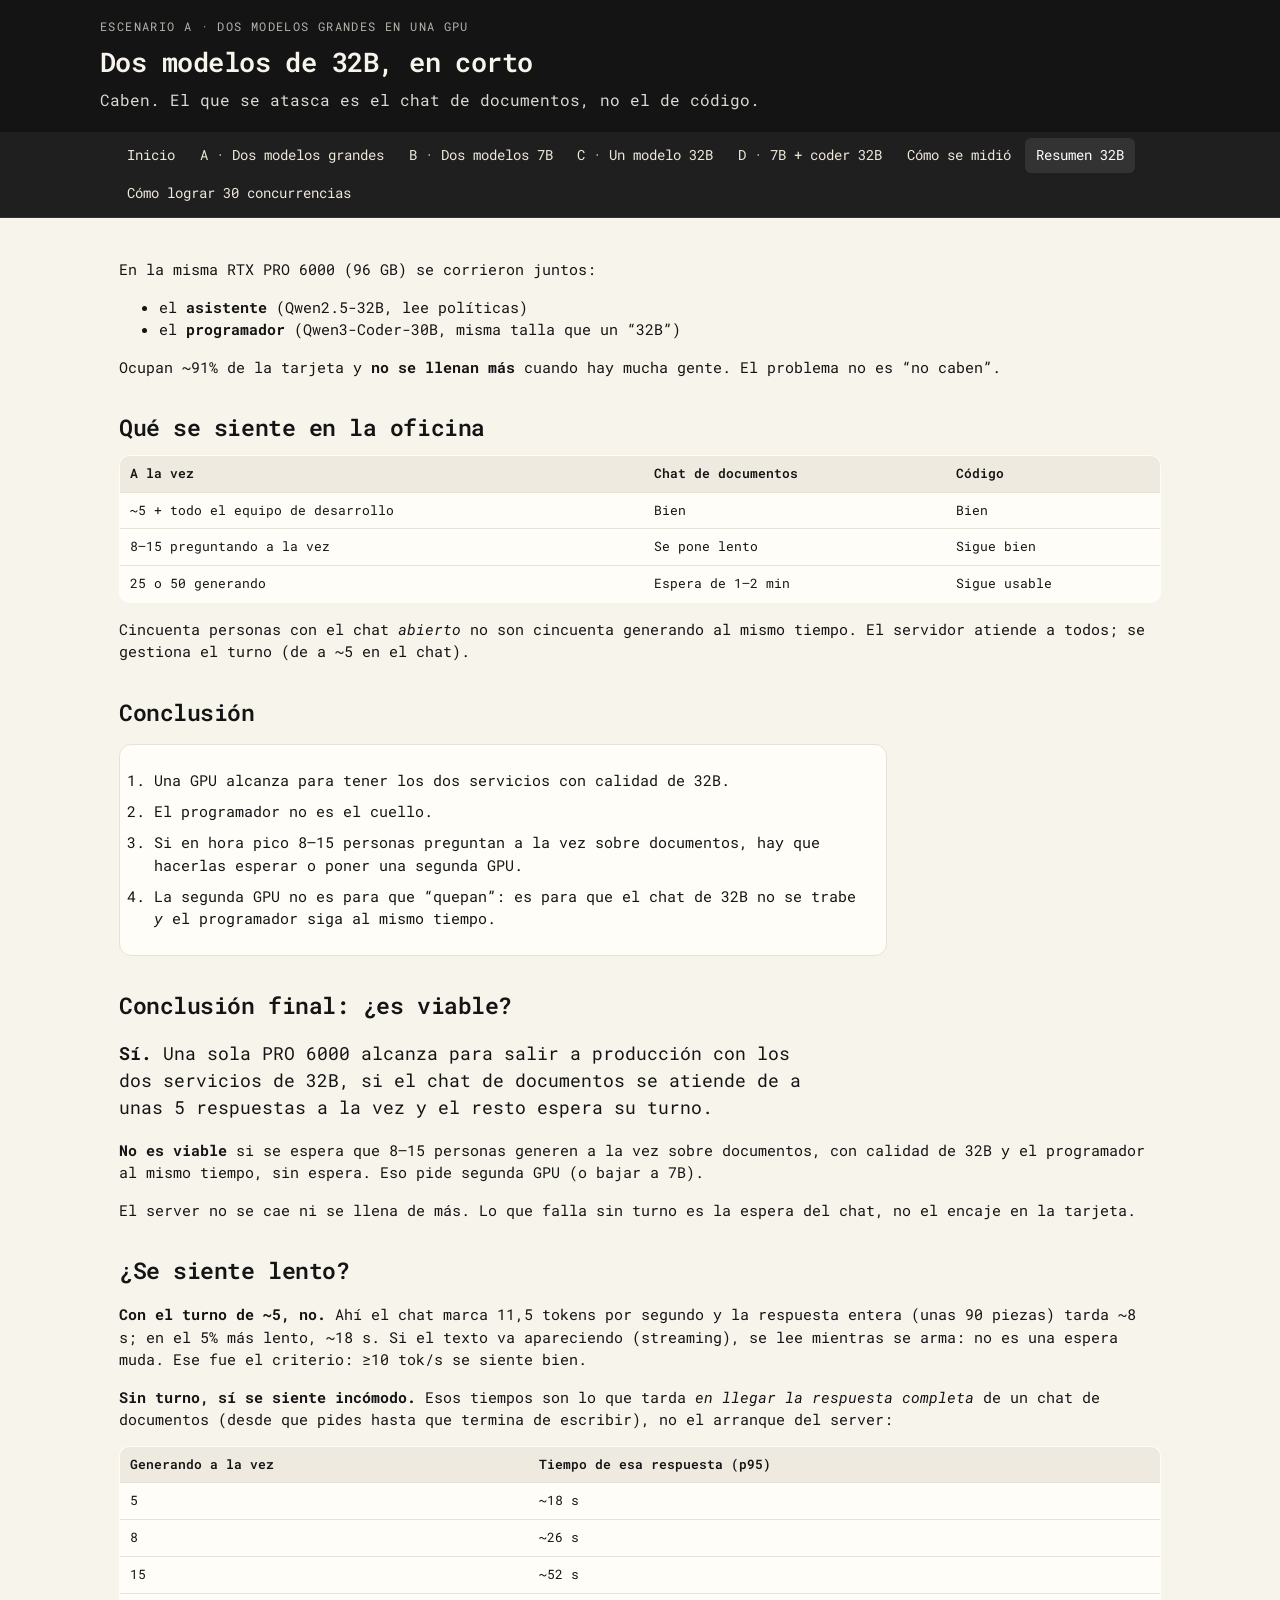
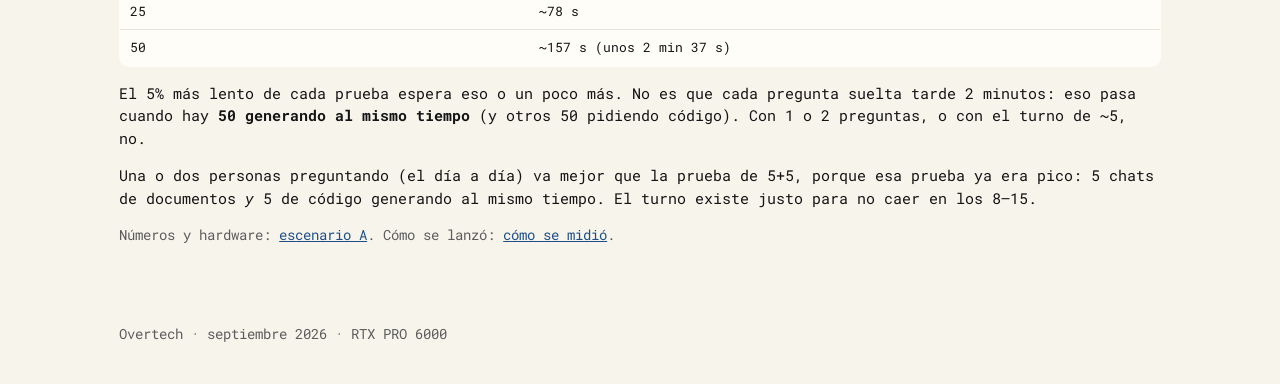
<file: web-resultados/resumen-32b.html>
<!doctype html>
<html lang="es">
<head>
  <meta charset="utf-8">
  <meta name="viewport" content="width=device-width, initial-scale=1">
  <title>Resumen · dos modelos grandes — Overtech IA</title>
  <link rel="preconnect" href="https://fonts.googleapis.com">
  <link rel="preconnect" href="https://fonts.gstatic.com" crossorigin>
  <link rel="stylesheet" href="estilos.css">
</head>
<body>
  <header class="top">
    <div class="wrap">
      <p class="kicker">Escenario A · dos modelos grandes en una GPU</p>
      <h1>Dos modelos de 32B, en corto</h1>
      <p class="sub">Caben. El que se atasca es el chat de documentos, no el de código.</p>
    </div>
  </header>
  <nav class="bar" aria-label="Secciones">
    <div class="wrap">
      <a href="index.html">Inicio</a>
      <a href="a-32b.html">A · Dos modelos grandes</a>
      <a href="b-7b.html">B · Dos modelos 7B</a>
      <a href="c-32b-solo.html">C · Un modelo 32B</a>
      <a href="d-7b-32b.html">D · 7B + coder 32B</a>
      <a href="metodo.html">Cómo se midió</a>
      <a class="active" href="resumen-32b.html">Resumen 32B</a>
      <a href="30-concurrencias.html">Cómo lograr 30 concurrencias</a>
    </div>
  </nav>
  <main class="wrap">
    <p>En la misma RTX PRO 6000 (96 GB) se corrieron juntos:</p>
    <ul>
      <li>el <strong>asistente</strong> (Qwen2.5-32B, lee políticas)</li>
      <li>el <strong>programador</strong> (Qwen3-Coder-30B, misma talla que un “32B”)</li>
    </ul>
    <p>Ocupan ~91% de la tarjeta y <strong>no se llenan más</strong> cuando hay mucha gente. El problema no es “no caben”.</p>

    <h2>Qué se siente en la oficina</h2>
    <table>
      <thead>
        <tr>
          <th>A la vez</th>
          <th>Chat de documentos</th>
          <th>Código</th>
        </tr>
      </thead>
      <tbody>
        <tr>
          <td>~5 + todo el equipo de desarrollo</td>
          <td>Bien</td>
          <td>Bien</td>
        </tr>
        <tr>
          <td>8–15 preguntando a la vez</td>
          <td>Se pone lento</td>
          <td>Sigue bien</td>
        </tr>
        <tr>
          <td>25 o 50 generando</td>
          <td>Espera de 1–2 min</td>
          <td>Sigue usable</td>
        </tr>
      </tbody>
    </table>
    <p>Cincuenta personas con el chat <em>abierto</em> no son cincuenta generando al mismo tiempo. El servidor atiende a todos; se gestiona el turno (de a ~5 en el chat).</p>

    <h2>Conclusión</h2>
    <ol class="resumen">
      <li>Una GPU alcanza para tener los dos servicios con calidad de 32B.</li>
      <li>El programador no es el cuello.</li>
      <li>Si en hora pico 8–15 personas preguntan a la vez sobre documentos, hay que hacerlas esperar o poner una segunda GPU.</li>
      <li>La segunda GPU no es para que “quepan”: es para que el chat de 32B no se trabe <em>y</em> el programador siga al mismo tiempo.</li>
    </ol>

    <h2>Conclusión final: ¿es viable?</h2>
    <p class="lead"><strong>Sí.</strong> Una sola PRO 6000 alcanza para salir a producción con los dos servicios de 32B, si el chat de documentos se atiende de a unas 5 respuestas a la vez y el resto espera su turno.</p>
    <p><strong>No es viable</strong> si se espera que 8–15 personas generen a la vez sobre documentos, con calidad de 32B y el programador al mismo tiempo, sin espera. Eso pide segunda GPU (o bajar a 7B).</p>
    <p>El server no se cae ni se llena de más. Lo que falla sin turno es la espera del chat, no el encaje en la tarjeta.</p>

    <h2>¿Se siente lento?</h2>
    <p><strong>Con el turno de ~5, no.</strong> Ahí el chat marca 11,5 tokens por segundo y la respuesta entera (unas 90 piezas) tarda ~8 s; en el 5% más lento, ~18 s. Si el texto va apareciendo (streaming), se lee mientras se arma: no es una espera muda. Ese fue el criterio: ≥10 tok/s se siente bien.</p>
    <p><strong>Sin turno, sí se siente incómodo.</strong> Esos tiempos son lo que tarda <em>en llegar la respuesta completa</em> de un chat de documentos (desde que pides hasta que termina de escribir), no el arranque del server:</p>
    <table>
      <thead>
        <tr><th>Generando a la vez</th><th>Tiempo de esa respuesta (p95)</th></tr>
      </thead>
      <tbody>
        <tr><td>5</td><td>~18 s</td></tr>
        <tr><td>8</td><td>~26 s</td></tr>
        <tr><td>15</td><td>~52 s</td></tr>
        <tr><td>25</td><td>~78 s</td></tr>
        <tr><td>50</td><td>~157 s (unos 2 min 37 s)</td></tr>
      </tbody>
    </table>
    <p>El 5% más lento de cada prueba espera eso o un poco más. No es que cada pregunta suelta tarde 2 minutos: eso pasa cuando hay <strong>50 generando al mismo tiempo</strong> (y otros 50 pidiendo código). Con 1 o 2 preguntas, o con el turno de ~5, no.</p>
    <p>Una o dos personas preguntando (el día a día) va mejor que la prueba de 5+5, porque esa prueba ya era pico: 5 chats de documentos <em>y</em> 5 de código generando al mismo tiempo. El turno existe justo para no caer en los 8–15.</p>
    <p class="small">Números y hardware: <a href="a-32b.html">escenario A</a>. Cómo se lanzó: <a href="metodo.html">cómo se midió</a>.</p>
  </main>
  <footer>Overtech · septiembre 2026 · RTX PRO 6000</footer>
</body>
</html>
</file>
<file: web-resultados/estilos.css>
@import url("https://fonts.googleapis.com/css2?family=Roboto+Mono:ital,wght@0,100..700;1,400&display=swap");

:root {
  --ink: #141414;
  --muted: #5c5c5c;
  --line: #e6e2d8;
  --paper: #f7f4ec;
  --card: #fffdf8;
  --ok: #1f6b4a;
  --ok-bg: #e6f4ec;
  --no: #9b2c2c;
  --no-bg: #fcecec;
  --accent: #1d4e89;
  --accent-soft: #e8eef6;
  --warn: #8a5a12;
  --shadow: 0 1px 0 rgba(20, 20, 20, 0.04);
  --max: 1080px;
  --font: "Roboto Mono", "SF Mono", "Fira Code", "Fira Mono", ui-monospace, monospace;
  --font-mono: "Roboto Mono", "SF Mono", "Fira Code", "Fira Mono", ui-monospace, monospace;
}
* { box-sizing: border-box; }
html { scroll-behavior: smooth; }
body {
  margin: 0;
  font-family: var(--font);
  color: var(--ink);
  background: var(--paper);
  font-size: 15px;
  line-height: 1.5;
  font-weight: 400;
  -webkit-font-smoothing: antialiased;
}
.sans { font-family: var(--font); }
a { color: var(--accent); }
header.top {
  background: var(--ink);
  color: #f7f4ec;
  padding: 1.15rem 1.4rem 1.25rem;
}
header.top .wrap { max-width: var(--max); margin: 0 auto; }
header.top p.kicker {
  margin: 0 0 0.35rem;
  letter-spacing: 0.12em;
  text-transform: uppercase;
  font-size: 0.72rem;
  opacity: 0.7;
  font-family: var(--font);
}
header.top h1 { margin: 0 0 0.4rem; font-size: 1.7rem; font-weight: 600; letter-spacing: -0.02em; }
header.top .sub { margin: 0; max-width: 42rem; opacity: 0.88; font-size: 1rem; }
nav.bar {
  background: #1f1f1f;
  position: sticky;
  top: 0;
  z-index: 5;
  border-bottom: 1px solid #333;
}
nav.bar .wrap {
  max-width: var(--max);
  margin: 0 auto;
  display: flex;
  flex-wrap: wrap;
  gap: 0.2rem 0.15rem;
  padding: 0.35rem 1rem;
  font-family: var(--font);
  font-size: 0.86rem;
}
nav.bar a {
  color: #efe9dc;
  text-decoration: none;
  padding: 0.45rem 0.7rem;
  border-radius: 6px;
}
nav.bar a:hover, nav.bar a.active { background: #333; color: #fff; }
main.wrap { max-width: var(--max); margin: 0 auto; padding: 1.6rem 1.2rem 4rem; }
h2 { font-size: 1.45rem; margin: 2rem 0 0.6rem; letter-spacing: -0.02em; font-weight: 600; }
h3 { font-size: 1.12rem; margin: 1.4rem 0 0.45rem; letter-spacing: -0.015em; font-weight: 600; }
p.lead { font-size: 1.12rem; max-width: 44rem; }
.cards {
  display: grid;
  grid-template-columns: repeat(auto-fit, minmax(240px, 1fr));
  gap: 0.8rem;
  margin: 1rem 0 1.4rem;
}
.card {
  background: var(--card);
  border: 1px solid var(--line);
  border-radius: 12px;
  padding: 1rem 1.05rem 1.1rem;
  box-shadow: var(--shadow);
}
.card h3 { margin-top: 0; }
.card .tag {
  font-family: var(--font);
  font-size: 0.72rem;
  letter-spacing: 0.08em;
  text-transform: uppercase;
  color: var(--muted);
}
ol.resumen {
  background: var(--card);
  border: 1px solid var(--line);
  border-radius: 12px;
  padding: 0.9rem 1.2rem 1rem 2.1rem;
  max-width: 48rem;
}
ol.resumen li { margin: 0.55rem 0; }
table {
  width: 100%;
  border-collapse: collapse;
  font-family: var(--font-mono);
  font-size: 0.82rem;
  font-variant-numeric: tabular-nums;
  background: var(--card);
  border: 1px solid var(--line);
  border-radius: 10px;
  overflow: hidden;
}
th, td { padding: 0.5rem 0.6rem; text-align: left; border-bottom: 1px solid var(--line); vertical-align: top; }
th { background: #efeae0; font-weight: 600; }
tr:last-child td { border-bottom: 0; }
.ok { color: var(--ok); font-weight: 650; }
.no { color: var(--no); font-weight: 650; }
.pill {
  display: inline-block;
  font-family: var(--font);
  font-size: 0.75rem;
  font-weight: 650;
  padding: 0.12rem 0.45rem;
  border-radius: 99px;
}
.pill.ok { background: var(--ok-bg); color: var(--ok); }
.pill.no { background: var(--no-bg); color: var(--no); }
.pill.warn { background: #f7eedc; color: var(--warn); }
.hw {
  display: grid;
  grid-template-columns: repeat(auto-fit, minmax(140px, 1fr));
  gap: 0.55rem;
  margin: 0.8rem 0 1.2rem;
}
.hw div {
  background: var(--accent-soft);
  border-radius: 10px;
  padding: 0.7rem 0.75rem;
  font-family: var(--font);
}
.hw b { display: block; font-size: 1.15rem; font-family: var(--font-mono); font-weight: 500; }
.hw span { font-size: 0.75rem; color: var(--muted); text-transform: uppercase; letter-spacing: 0.06em; }
.note {
  background: #fff8e8;
  border: 1px solid #ead8a8;
  border-radius: 10px;
  padding: 0.75rem 0.95rem;
  color: var(--warn);
  font-size: 0.95rem;
}
footer {
  max-width: var(--max);
  margin: 0 auto;
  padding: 0 1.2rem 2.5rem;
  color: var(--muted);
  font-size: 0.85rem;
  font-family: var(--font);
}
.small { font-size: 0.88rem; color: var(--muted); }
pre, code { font-family: var(--font-mono); }
code { font-size: 0.86em; }
pre {
  background: #161616;
  color: #efe9dc;
  padding: 0.9rem 1rem;
  border-radius: 10px;
  overflow-x: auto;
  font-size: 0.75rem;
  line-height: 1.45;
}
.flow {
  display: grid;
  grid-template-columns: repeat(auto-fit, minmax(240px, 1fr));
  gap: 0.8rem;
  margin: 1rem 0 1.4rem;
}
.flow article {
  background: var(--card);
  border: 1px solid var(--line);
  border-radius: 12px;
  padding: 0.9rem 1rem;
}
.flow h3 { margin-top: 0; }
.subnav {
  display: flex;
  flex-wrap: wrap;
  gap: 0.4rem 0.7rem;
  margin: 0 0 1.2rem;
  font-size: 0.88rem;
}
details.bloque {
  background: var(--card);
  border: 1px solid var(--line);
  border-radius: 10px;
  padding: 0.55rem 0.95rem 0.75rem;
  margin: 0.7rem 0;
}
details.bloque pre {
  max-height: 70vh;
  overflow: auto;
  white-space: pre-wrap;
  font-size: 0.82rem;
  line-height: 1.45;
}
.doc .meta-doc {
  font-size: 0.95rem;
  margin: 0.4rem 0 1rem;
}
.doc .toc {
  background: var(--card);
  border: 1px solid var(--line);
  border-radius: 12px;
  padding: 0.9rem 1.2rem 1rem 2.1rem;
  max-width: 48rem;
}
.doc .toc li { margin: 0.35rem 0; }
.doc .toc span { color: var(--muted); font-size: 0.82rem; }
.doc h2 span { color: var(--muted); font-size: 0.85rem; font-weight: 500; }
.doc .art {
  background: var(--card);
  border: 1px solid var(--line);
  border-radius: 10px;
  padding: 0.7rem 1rem 0.85rem;
  margin: 0.55rem 0;
}
.doc .art h3 { margin: 0 0 0.35rem; font-size: 1rem; }
@media (max-width: 640px) {
  header.top h1 { font-size: 1.35rem; }
  th, td { font-size: 0.78rem; padding: 0.4rem; }
}
</file>
